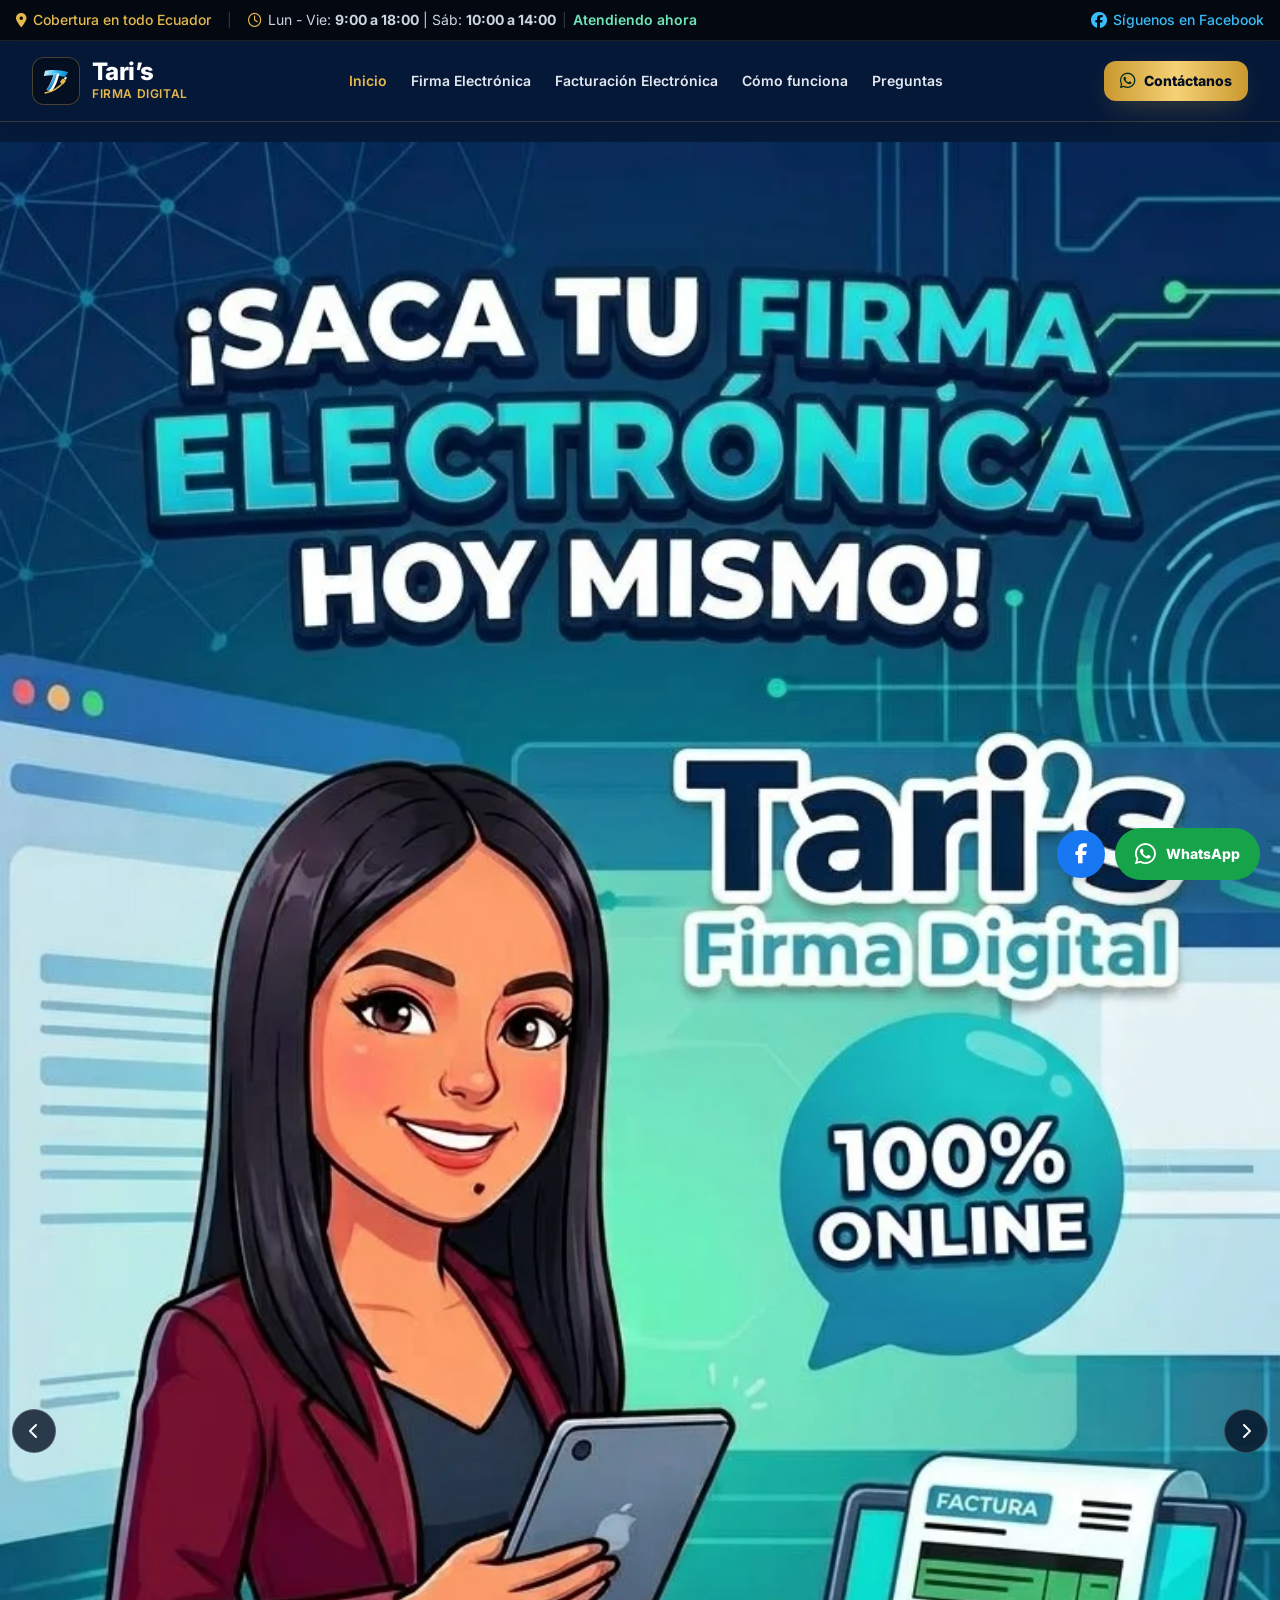
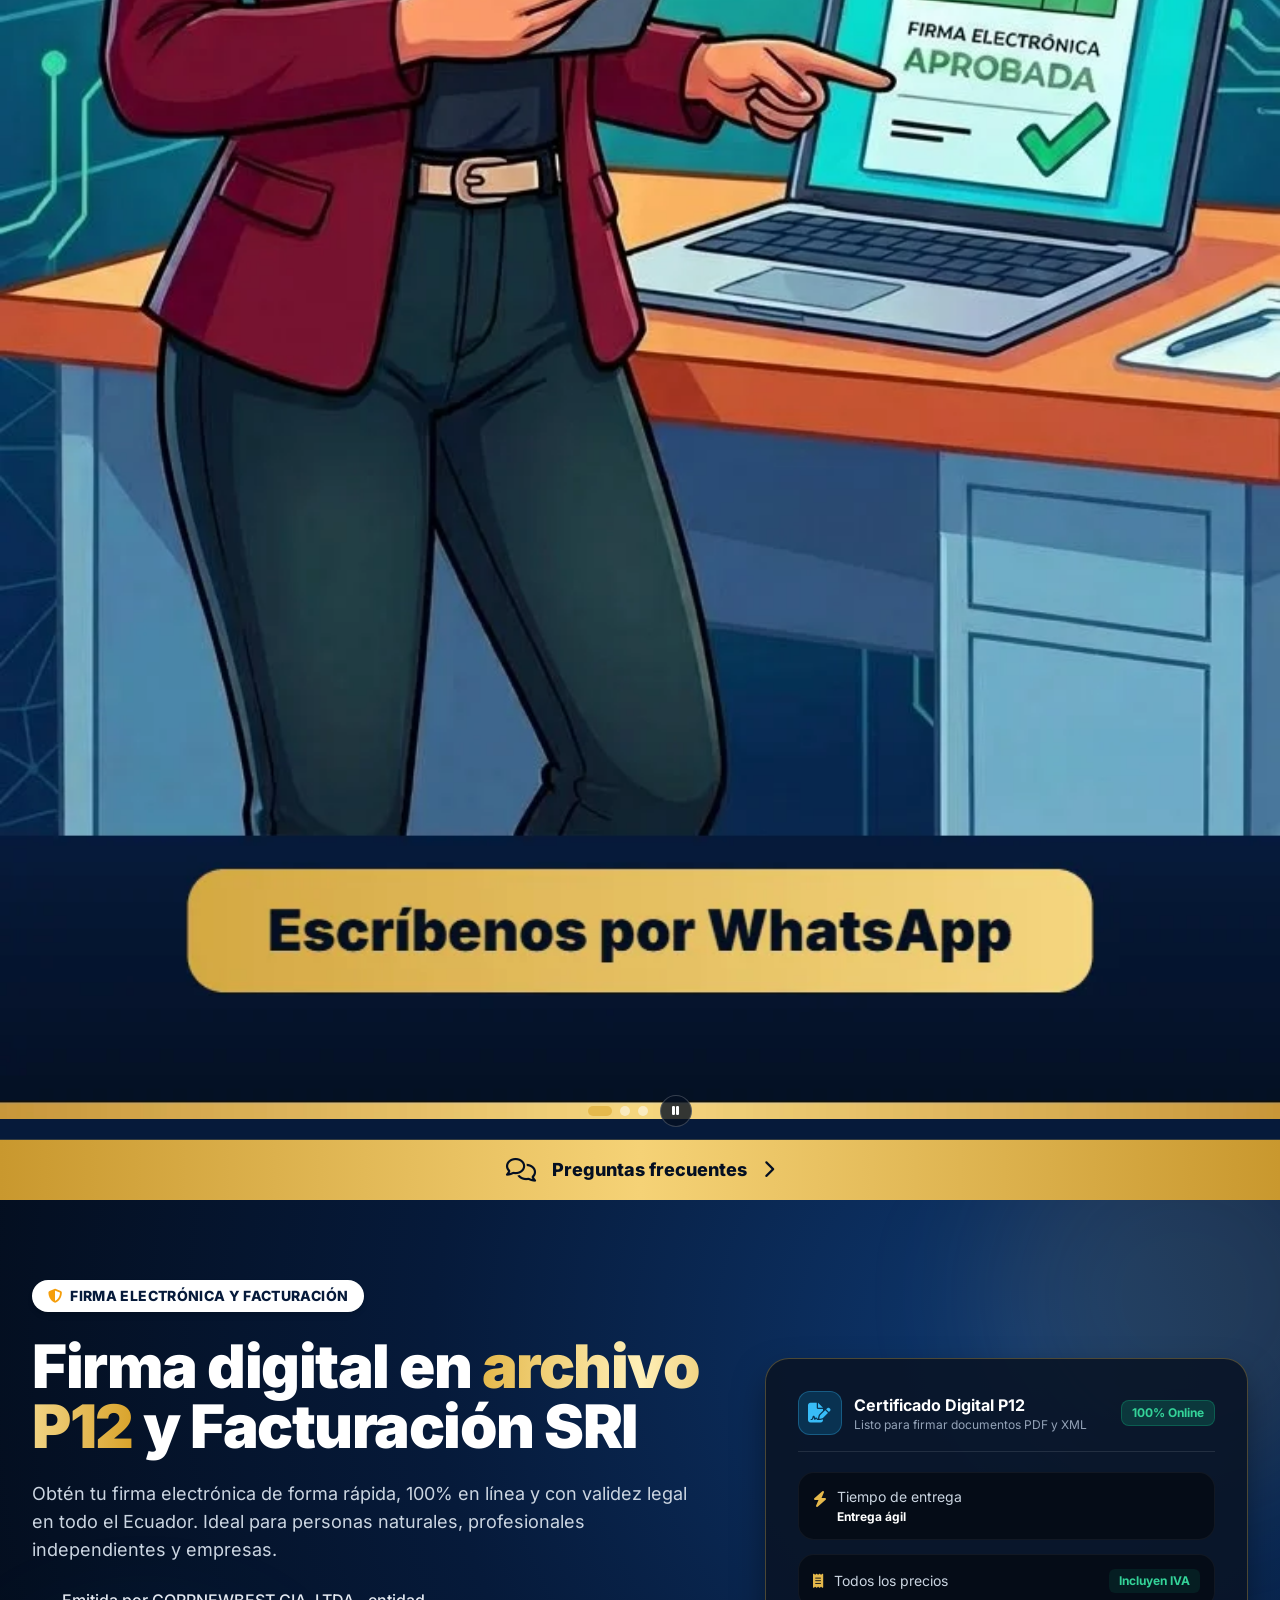
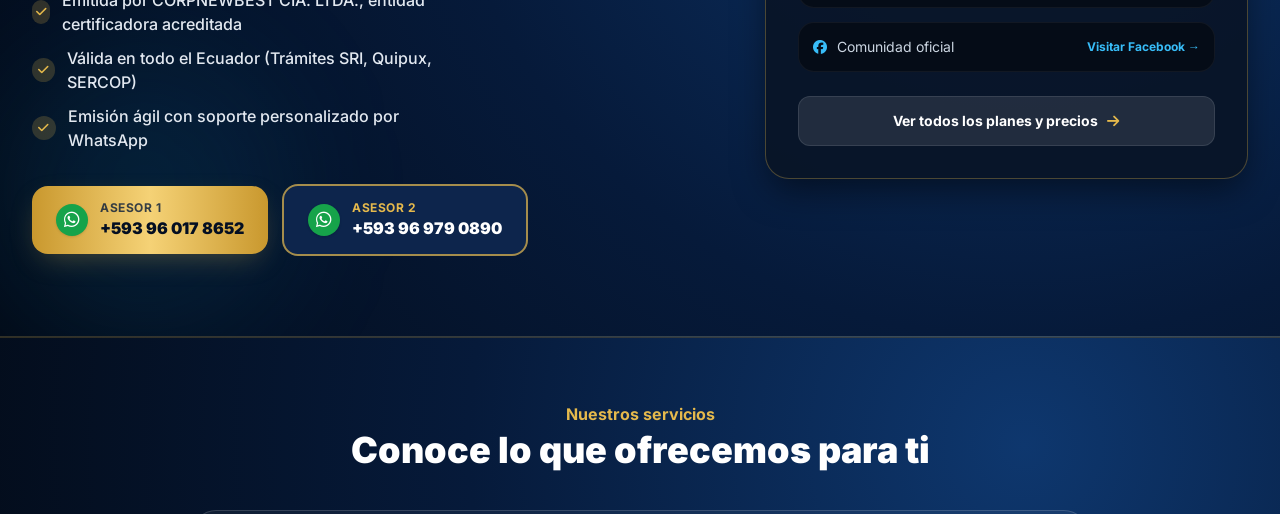
<file: index.html>
<!DOCTYPE html>
<html lang="es" class="scroll-smooth">
<head>
    <meta charset="UTF-8">
    <meta name="viewport" content="width=device-width, initial-scale=1.0">
    <title>Tari's Firma Digital | Firma y Facturación Electrónica en Ecuador</title>

    <!-- Metadatos para buscadores y vista previa al compartir (contracts/page-metadata.md).
         tari-firma-digital.vercel.app se reemplaza por el dominio real cuando el responsable lo entregue. -->
    <meta name="description" content="Obtén tu firma electrónica en archivo P12 y tu plan de facturación electrónica SRI en Ecuador. Trámite 100 % en línea con asesoría personal por WhatsApp.">
    <link rel="canonical" href="https://tari-firma-digital.vercel.app/">
    <meta property="og:type" content="website">
    <meta property="og:locale" content="es_EC">
    <meta property="og:site_name" content="Tari's Firma Digital">
    <meta property="og:title" content="Tari's Firma Digital | Firma y Facturación Electrónica en Ecuador">
    <meta property="og:description" content="Obtén tu firma electrónica en archivo P12 y tu plan de facturación electrónica SRI en Ecuador. Trámite 100 % en línea con asesoría personal por WhatsApp.">
    <meta property="og:url" content="https://tari-firma-digital.vercel.app/">
    <meta property="og:image" content="https://tari-firma-digital.vercel.app/img/og-tari.jpg">
    <meta property="og:image:width" content="1200">
    <meta property="og:image:height" content="630">
    <meta property="og:image:alt" content="Logo de Tari's Firma Digital con el texto Firma y Facturación Electrónica al instante">
    <meta name="twitter:card" content="summary_large_image">
    <meta name="theme-color" content="#061A3A">
    <link rel="icon" href="favicon.svg" type="image/svg+xml">
    <link rel="apple-touch-icon" href="apple-touch-icon.png">

    <!-- Datos estructurados: los rellena script.js desde siteData (buildStructuredData) -->
    <script type="application/ld+json" data-structured-data></script>

    <!-- Política de seguridad de contenido (research R13) -->
    <meta http-equiv="Content-Security-Policy" content="default-src 'self' file:; script-src 'self' file:; style-src 'self' file: https://cdnjs.cloudflare.com; font-src 'self' file: https://cdnjs.cloudflare.com; img-src 'self' file: data:; connect-src 'self' https://gateway.umami.is; base-uri 'self'; form-action 'none'; object-src 'none'">

    <!-- Tailwind CSS precompilado (se regenera con tailwind.config.js; ver README) -->
    <link rel="stylesheet" href="tailwind.css">

    <!-- Font Awesome para iconos (versión fija con verificación de integridad) -->
    <link rel="stylesheet" href="https://cdnjs.cloudflare.com/ajax/libs/font-awesome/6.5.1/css/all.min.css"
          integrity="sha512-DTOQO9RWCH3ppGqcWaEA1BIZOC6xxalwEsw9c2QQeAIftl+Vegovlnee1c9QX4TctnWMn13TZye+giMm8e2LwA=="
          crossorigin="anonymous" referrerpolicy="no-referrer">

    <!-- Hoja de estilos personalizada -->
    <link rel="stylesheet" href="styles.css">
</head>
<body class="bg-[#050C17] text-white font-sans antialiased selection:bg-taris-gold selection:text-taris-dark">

    <!-- COMPARTIDO: INICIO CABECERA (idéntico en todas las páginas; lo vigila tests/layout.test.js) -->
    <!-- AVISO SIN JAVASCRIPT (los planes y los botones de WhatsApp los genera script.js) -->
    <noscript>
        <div class="aviso-sin-js">
            Para ver nuestros planes y contactar a un asesor por WhatsApp, activa JavaScript en tu navegador.
        </div>
    </noscript>

    <!-- BARRA SUPERIOR DE INFORMACIÓN Y HORARIOS -->
    <div class="bg-[#030811] border-b border-white/10 text-xs sm:text-sm py-2.5 px-4">
        <div class="max-w-7xl mx-auto flex flex-col md:flex-row justify-between items-center gap-2 text-slate-300">
            <div class="flex flex-wrap items-center justify-center gap-4">
                <span class="flex items-center gap-1.5 text-taris-gold font-medium">
                    <i class="fa-solid fa-location-dot"></i> Cobertura en todo Ecuador
                </span>
                <span class="hidden sm:inline text-white/20">|</span>
                <span class="flex items-center gap-1.5">
                    <i class="fa-regular fa-clock text-taris-gold"></i>
                    <span>Lun - Vie: <strong data-horario="semana"></strong> | Sáb: <strong data-horario="sabado"></strong></span>
                    <span class="hidden sm:inline text-white/20">|</span>
                    <span class="font-semibold text-amber-300" data-atencion role="status"></span>
                </span>
            </div>
            <div class="flex items-center gap-4">
                <a href="#" data-facebook target="_blank" rel="noopener noreferrer"
                   class="flex items-center gap-1.5 text-sky-400 hover:text-sky-300 transition font-medium">
                    <i class="fa-brands fa-facebook text-base"></i> Síguenos en Facebook
                </a>
            </div>
        </div>
    </div>

    <!-- NAVEGACIÓN PRINCIPAL -->
    <header class="sticky top-0 z-40 bg-[#061A3A]/95 backdrop-blur-md border-b border-taris-gold/20 shadow-lg">
        <div class="max-w-7xl mx-auto px-4 sm:px-6 lg:px-8">
            <div class="flex justify-between items-center h-20">
                <!-- Logo Tari's Recreación Vectorial -->
                <a href="index.html" class="flex items-center gap-3 group" aria-label="Tari’s Firma Digital, ir al inicio">
                    <div class="w-12 h-12 rounded-xl bg-[#040F22] border border-taris-gold/30 flex items-center justify-center p-1.5 shadow-inner group-hover:border-taris-gold transition">
                        <svg viewBox="0 0 100 100" class="w-full h-full" fill="none" xmlns="http://www.w3.org/2000/svg" aria-hidden="true">
                            <path d="M18 20 C35 16, 68 18, 86 24 L76 38 C60 33, 35 32, 14 35 Z" fill="url(#skyGrad)"/>
                            <path d="M44 28 L60 29 C55 50, 48 68, 36 82 L22 76 C32 62, 39 45, 44 28 Z" fill="#FFFFFF"/>
                            <path d="M44 28 L53 28.5 C48 48, 41 65, 30 79 L22 76 C32 62, 39 45, 44 28 Z" fill="url(#blueGrad)"/>
                            <path d="M18 85 C38 82, 58 70, 74 52" stroke="#E5B94C" stroke-width="4.5" stroke-linecap="round"/>
                            <rect x="70" y="42" width="12" height="14" rx="2" transform="rotate(38 70 42)" fill="#E5B94C"/>
                            <rect x="78" y="37" width="6" height="8" rx="1" transform="rotate(38 78 37)" fill="#FFF2C2"/>
                            <defs>
                                <linearGradient id="skyGrad" x1="14" y1="20" x2="86" y2="35" gradientUnits="userSpaceOnUse">
                                    <stop stop-color="#E0F2FE"/>
                                    <stop offset="0.5" stop-color="#38BDF8"/>
                                    <stop offset="1" stop-color="#0284C7"/>
                                </linearGradient>
                                <linearGradient id="blueGrad" x1="22" y1="28" x2="53" y2="79" gradientUnits="userSpaceOnUse">
                                    <stop stop-color="#7DD3FC"/>
                                    <stop offset="1" stop-color="#0369A1"/>
                                </linearGradient>
                            </defs>
                        </svg>
                    </div>
                    <div>
                        <span class="block text-2xl font-extrabold tracking-tight text-white leading-none">Tari’s</span>
                        <span class="block text-xs font-semibold tracking-wider text-taris-gold uppercase mt-0.5">Firma Digital</span>
                    </div>
                </a>

                <!-- Menú Desktop (el enlace de la página actual recibe aria-current desde script.js) -->
                <nav class="hidden xl:flex items-center gap-6 whitespace-nowrap text-sm font-semibold text-slate-200" aria-label="Menú principal">
                    <a href="index.html#promociones" data-promo-any data-ver-promocion="menu" class="hidden text-taris-gold hover:text-taris-goldLight transition flex items-center gap-1.5">
                        <i class="fa-solid fa-fire text-red-500"></i> Promociones
                    </a>
                    <a href="index.html" data-nav="index" class="hover:text-taris-gold transition aria-[current=page]:text-taris-gold">Inicio</a>
                    <a href="firma.html" data-nav="firma" class="hover:text-taris-gold transition aria-[current=page]:text-taris-gold">Firma Electrónica</a>
                    <a href="facturacion.html" data-nav="facturacion" class="hover:text-taris-gold transition aria-[current=page]:text-taris-gold">Facturación Electrónica</a>
                    <a href="index.html#como-funciona" class="hover:text-taris-gold transition">Cómo funciona</a>
                    <a href="index.html#preguntas" class="hover:text-taris-gold transition">Preguntas</a>
                </nav>

                <!-- Botón Directo Asesores + Menú Móvil -->
                <div class="flex items-center gap-2 sm:gap-3">
                    <button type="button" data-open-advisor="general"
                            class="gold-gradient text-taris-dark font-extrabold text-xs sm:text-sm px-4 py-2.5 rounded-xl shadow-gold hover:brightness-110 transition flex items-center gap-2 cursor-pointer">
                        <i class="fa-brands fa-whatsapp text-lg text-emerald-950"></i>
                        <span>Contáctanos</span>
                    </button>
                    <button id="mobile-menu-btn" type="button" aria-controls="mobile-menu" aria-expanded="false" class="xl:hidden p-2.5 rounded-xl bg-white/10 text-white hover:bg-white/20 transition" aria-label="Abrir menú">
                        <i class="fa-solid fa-bars text-lg"></i>
                    </button>
                </div>
            </div>
        </div>

        <!-- Menú Móvil Desplegable -->
        <div id="mobile-menu" class="hidden xl:hidden bg-[#040F22] border-t border-white/10 px-4 pt-3 pb-5 space-y-2">
            <a href="index.html#promociones" data-promo-any data-ver-promocion="menu" class="hidden block px-3 py-2.5 rounded-lg text-taris-gold font-bold bg-white/5">
                <i class="fa-solid fa-fire text-red-500 mr-2"></i> Promociones Vigentes
            </a>
            <a href="index.html" data-nav="index" class="block px-3 py-2.5 rounded-lg text-slate-200 hover:bg-white/5 font-medium aria-[current=page]:text-taris-gold">Inicio</a>
            <a href="firma.html" data-nav="firma" class="block px-3 py-2.5 rounded-lg text-slate-200 hover:bg-white/5 font-medium aria-[current=page]:text-taris-gold">Firma Electrónica (P12)</a>
            <a href="facturacion.html" data-nav="facturacion" class="block px-3 py-2.5 rounded-lg text-slate-200 hover:bg-white/5 font-medium aria-[current=page]:text-taris-gold">Facturación Electrónica</a>
            <a href="index.html#como-funciona" class="block px-3 py-2.5 rounded-lg text-slate-200 hover:bg-white/5 font-medium">Cómo funciona</a>
            <a href="index.html#preguntas" class="block px-3 py-2.5 rounded-lg text-slate-200 hover:bg-white/5 font-medium">Preguntas frecuentes</a>
            <a href="#" data-facebook target="_blank" rel="noopener noreferrer"
               class="block px-3 py-2.5 rounded-lg text-sky-400 hover:bg-white/5 font-medium">
                <i class="fa-brands fa-facebook mr-2"></i> Página Oficial en Facebook
            </a>
        </div>
    </header>
    <!-- COMPARTIDO: FIN CABECERA -->

    <!-- SECCIÓN: CARRUSEL DE FLYERS Y PROMOCIONES (US1 de 003). script.js reemplaza el respaldo estático
         con las diapositivas de buildCarouselSlides: primero las promociones vigentes y luego los flyers. -->
    <section id="promociones" data-carousel aria-roledescription="carrusel" aria-label="Promociones y novedades"
             class="scroll-mt-28 relative bg-[#061A3A] border-b border-taris-gold/20">
        <div data-carousel-track class="grid grid-cols-1">
            <!-- Respaldo sin JavaScript: el primer flyer informativo permanente de siteData.flyers
                 (su destino de contacto necesita JavaScript, así que aquí va solo la imagen) -->
            <div role="group" aria-roledescription="diapositiva" aria-label="1 de 1" class="[grid-area:1/1] min-w-0">
                <picture>
                    <source media="(max-width: 640px)" srcset="img/flyers/firma-hoy-mismo-movil.webp">
                    <img src="img/flyers/firma-hoy-mismo.webp" alt="Tu firma electrónica, 100% online y sin filas. Válida para firmar tus documentos y Facturación Electrónica. Tari’s Firma Digital."
                         width="1920" height="600" fetchpriority="high" class="block w-full h-auto">
                </picture>
            </div>
        </div>

        <!-- Controles: script.js los muestra solo si hay dos o más diapositivas -->
        <button type="button" data-carousel-prev aria-label="Diapositiva anterior"
                class="hidden max-sm:hidden absolute left-3 top-1/2 -translate-y-1/2 w-11 h-11 rounded-full bg-[#040F22]/80 hover:bg-[#040F22] text-white border border-white/20 items-center justify-center cursor-pointer">
            <i class="fa-solid fa-chevron-left" aria-hidden="true"></i>
        </button>
        <button type="button" data-carousel-next aria-label="Diapositiva siguiente"
                class="hidden max-sm:hidden absolute right-3 top-1/2 -translate-y-1/2 w-11 h-11 rounded-full bg-[#040F22]/80 hover:bg-[#040F22] text-white border border-white/20 items-center justify-center cursor-pointer">
            <i class="fa-solid fa-chevron-right" aria-hidden="true"></i>
        </button>
        <div class="absolute bottom-3 left-0 right-0 flex items-center justify-center gap-3 pointer-events-none">
            <div data-carousel-dots class="hidden items-center gap-2 pointer-events-auto"></div>
            <button type="button" data-carousel-pause aria-label="Pausar el carrusel" aria-pressed="false"
                    class="hidden pointer-events-auto w-8 h-8 rounded-full bg-[#040F22]/80 hover:bg-[#040F22] text-white border border-white/20 items-center justify-center text-xs cursor-pointer">
                <i class="fa-solid fa-pause" aria-hidden="true"></i>
            </button>
        </div>
        <div data-carousel-live class="sr-only" aria-live="off" aria-atomic="true"></div>
    </section>

    <!-- SECCIÓN: BARRA DE PREGUNTAS FRECUENTES (FR-010 de 003) -->
    <a href="#preguntas" class="block gold-gradient text-taris-dark hover:brightness-110 transition">
        <span class="max-w-7xl mx-auto px-4 py-4 flex items-center justify-center gap-4 font-extrabold text-base sm:text-lg">
            <i class="fa-regular fa-comments text-2xl" aria-hidden="true"></i>
            <span>Preguntas frecuentes</span>
            <i class="fa-solid fa-chevron-right" aria-hidden="true"></i>
        </span>
    </a>

    <!-- HERO SECTION -->
    <section class="bg-taris-hero relative overflow-hidden pt-10 pb-16 lg:py-20 border-b border-taris-gold/20">
        <div class="absolute -top-24 -right-24 w-96 h-96 bg-taris-gold/10 rounded-full blur-3xl pointer-events-none"></div>
        <div class="absolute bottom-0 left-0 w-72 h-72 bg-sky-500/10 rounded-full blur-3xl pointer-events-none"></div>

        <div class="max-w-7xl mx-auto px-4 sm:px-6 lg:px-8 relative z-10">
            <div class="grid lg:grid-cols-12 gap-10 items-center">
                <!-- Columna Izquierda: Propuesta de Valor -->
                <div class="lg:col-span-7 space-y-6 text-center lg:text-left">
                    <div class="inline-flex items-center gap-2 px-4 py-1.5 rounded-full bg-white text-taris-navy font-extrabold text-xs sm:text-sm tracking-wide uppercase shadow-md">
                        <i class="fa-solid fa-shield-halved text-amber-500"></i> Firma Electrónica y Facturación
                    </div>

                    <h1 class="text-4xl sm:text-5xl lg:text-6xl font-black text-white leading-tight tracking-tight">
                        Firma digital en <span class="gold-text-gradient">archivo P12</span> y Facturación SRI
                    </h1>

                    <p class="text-slate-300 text-base sm:text-lg max-w-2xl mx-auto lg:mx-0 leading-relaxed">
                        Obtén tu firma electrónica de forma rápida, 100% en línea y con validez legal en todo el Ecuador. Ideal para personas naturales, profesionales independientes y empresas.
                    </p>

                    <ul class="space-y-2.5 text-left max-w-md mx-auto lg:mx-0 text-slate-200 font-medium">
                        <li class="flex items-center gap-3">
                            <span class="w-6 h-6 rounded-full bg-taris-gold/20 text-taris-gold flex items-center justify-center text-xs"><i class="fa-solid fa-check"></i></span>
                            <span data-legal-group class="hidden">Emitida por <span data-legal="entidadCertificadora"></span>, entidad certificadora acreditada</span>
                            <span data-legal-fallback>Emitida por una entidad certificadora acreditada</span>
                        </li>
                        <li class="flex items-center gap-3">
                            <span class="w-6 h-6 rounded-full bg-taris-gold/20 text-taris-gold flex items-center justify-center text-xs"><i class="fa-solid fa-check"></i></span>
                            Válida en todo el Ecuador (Trámites SRI, Quipux, SERCOP)
                        </li>
                        <li class="flex items-center gap-3">
                            <span class="w-6 h-6 rounded-full bg-taris-gold/20 text-taris-gold flex items-center justify-center text-xs"><i class="fa-solid fa-check"></i></span>
                            Emisión ágil con soporte personalizado por WhatsApp
                        </li>
                    </ul>

                    <!-- Botones de Acción Rápida a los 2 Asesores -->
                    <div class="pt-2 flex flex-col sm:flex-row items-center justify-center lg:justify-start gap-3.5">
                        <a href="#" data-whatsapp="asesor1" data-mensaje="info"
                           target="_blank" rel="noopener noreferrer"
                           class="w-full sm:w-auto gold-gradient text-taris-dark font-extrabold px-6 py-3.5 rounded-2xl shadow-gold hover:scale-[1.02] transition flex items-center justify-center gap-3">
                            <span class="w-8 h-8 rounded-full bg-[#16A34A] text-white flex items-center justify-center shadow">
                                <i class="fa-brands fa-whatsapp text-lg"></i>
                            </span>
                            <div class="text-left">
                                <span class="block text-xs uppercase tracking-wider font-bold text-taris-navy/80">Asesor 1</span>
                                <span class="block text-sm sm:text-base font-black leading-none" data-phone="asesor1"></span>
                            </div>
                        </a>

                        <a href="#" data-whatsapp="asesor2" data-mensaje="info"
                           target="_blank" rel="noopener noreferrer"
                           class="w-full sm:w-auto bg-[#0D254C] border-2 border-taris-gold/70 text-white font-extrabold px-6 py-3.5 rounded-2xl hover:bg-[#133366] hover:scale-[1.02] transition flex items-center justify-center gap-3">
                            <span class="w-8 h-8 rounded-full bg-[#16A34A] text-white flex items-center justify-center shadow">
                                <i class="fa-brands fa-whatsapp text-lg"></i>
                            </span>
                            <div class="text-left">
                                <span class="block text-xs uppercase tracking-wider font-bold text-taris-gold">Asesor 2</span>
                                <span class="block text-sm sm:text-base font-black leading-none" data-phone="asesor2"></span>
                            </div>
                        </a>
                    </div>
                </div>

                <!-- Columna Derecha: Tarjeta Visual Firma Digital -->
                <div class="lg:col-span-5">
                    <div class="bg-[#091526]/90 border border-taris-gold/30 rounded-3xl p-6 sm:p-8 shadow-card relative">
                        <div class="flex items-center justify-between border-b border-white/10 pb-4 mb-5">
                            <div class="flex items-center gap-3">
                                <div class="w-11 h-11 rounded-xl bg-sky-500/20 border border-sky-400/30 flex items-center justify-center text-sky-400 text-xl">
                                    <i class="fa-solid fa-file-signature"></i>
                                </div>
                                <div>
                                    <p class="font-bold text-white text-base">Certificado Digital P12</p>
                                    <p class="text-xs text-slate-400">Listo para firmar documentos PDF y XML</p>
                                </div>
                            </div>
                            <span class="px-2.5 py-1 rounded-lg bg-emerald-500/20 text-emerald-400 text-xs font-bold border border-emerald-500/30">
                                100% Online
                            </span>
                        </div>

                        <div class="space-y-3.5 mb-6">
                            <div class="bg-[#050C17] p-3.5 rounded-2xl border border-white/5 flex items-start gap-2.5">
                                <i class="fa-solid fa-bolt text-taris-gold mt-1"></i>
                                <div>
                                    <span class="block text-sm text-slate-300">Tiempo de entrega</span>
                                    <span class="block text-xs font-bold text-white mt-0.5" data-entrega></span>
                                </div>
                            </div>
                            <div class="bg-[#050C17] p-3.5 rounded-2xl border border-white/5 flex items-center justify-between">
                                <span class="text-sm text-slate-300 flex items-center gap-2.5">
                                    <i class="fa-solid fa-receipt text-taris-gold"></i> Todos los precios
                                </span>
                                <span class="text-xs font-bold text-emerald-400 bg-emerald-500/10 px-2.5 py-1 rounded-md">Incluyen IVA</span>
                            </div>
                            <div class="bg-[#050C17] p-3.5 rounded-2xl border border-white/5 flex items-center justify-between">
                                <span class="text-sm text-slate-300 flex items-center gap-2.5">
                                    <i class="fa-brands fa-facebook text-sky-400"></i> Comunidad oficial
                                </span>
                                <a href="#" data-facebook target="_blank" rel="noopener noreferrer" 
                                   class="text-xs font-bold text-sky-400 hover:underline">Visitar Facebook →</a>
                            </div>
                        </div>

                        <a href="firma.html" class="block w-full text-center py-3.5 rounded-xl bg-white/10 hover:bg-white/15 text-white font-bold text-sm transition border border-white/10">
                            Ver todos los planes y precios <i class="fa-solid fa-arrow-right ml-1.5 text-taris-gold"></i>
                        </a>
                    </div>
                </div>
            </div>
        </div>
    </section>

    <!-- SECCIÓN: NUESTROS SERVICIOS (FR-012 de 003) -->
    <section id="servicios" class="scroll-mt-28 py-16 px-4 sm:px-6 lg:px-8 bg-taris-hero border-y border-taris-gold/20">
        <div class="max-w-4xl mx-auto text-center">
            <span class="text-taris-gold font-bold text-sm sm:text-base">Nuestros servicios</span>
            <h2 class="text-3xl sm:text-4xl font-black text-white mt-1">Conoce lo que ofrecemos para ti</h2>

            <div class="mt-10 grid sm:grid-cols-2 gap-4 bg-white/5 border border-white/15 rounded-3xl p-5 sm:p-8 backdrop-blur-sm">
                <a href="firma.html" class="group rounded-2xl p-6 hover:bg-white/5 transition flex flex-col items-center gap-3">
                    <span class="w-16 h-16 rounded-2xl bg-taris-gold/15 border border-taris-gold/40 text-taris-gold flex items-center justify-center text-3xl">
                        <i class="fa-solid fa-file-signature" aria-hidden="true"></i>
                    </span>
                    <span class="text-lg font-extrabold text-white">Firma Electrónica</span>
                    <span class="text-sm text-slate-300">Archivo P12 para personas naturales, válido en todo el Ecuador.</span>
                    <span class="text-sm font-bold text-taris-gold underline underline-offset-4 group-hover:text-taris-goldLight flex items-center gap-1.5">
                        Saber más <i class="fa-solid fa-chevron-right text-xs" aria-hidden="true"></i>
                    </span>
                </a>
                <a href="facturacion.html" class="group rounded-2xl p-6 hover:bg-white/5 transition flex flex-col items-center gap-3">
                    <span class="w-16 h-16 rounded-2xl bg-taris-gold/15 border border-taris-gold/40 text-taris-gold flex items-center justify-center text-3xl">
                        <i class="fa-solid fa-file-invoice-dollar" aria-hidden="true"></i>
                    </span>
                    <span class="text-lg font-extrabold text-white">Facturación Electrónica</span>
                    <span class="text-sm text-slate-300">Planes de comprobantes SRI para persona natural y jurídica.</span>
                    <span class="text-sm font-bold text-taris-gold underline underline-offset-4 group-hover:text-taris-goldLight flex items-center gap-1.5">
                        Saber más <i class="fa-solid fa-chevron-right text-xs" aria-hidden="true"></i>
                    </span>
                </a>
            </div>
        </div>
    </section>

    <!-- SECCIÓN: CÓMO FUNCIONA (pasos de compra, FR-001) -->
    <section id="como-funciona" class="scroll-mt-28 py-14 px-4 sm:px-6 lg:px-8">
        <div class="max-w-7xl mx-auto">
            <div class="text-center max-w-2xl mx-auto mb-10">
                <span class="text-taris-gold font-bold text-xs uppercase tracking-widest">Paso a paso</span>
                <h2 class="text-3xl sm:text-4xl font-black text-white mt-1">¿Cómo funciona?</h2>
                <p class="text-slate-400 text-sm sm:text-base mt-2">Todo el proceso es en línea y te acompaña un asesor por WhatsApp.</p>
            </div>

            <ol class="grid sm:grid-cols-2 lg:grid-cols-5 gap-4">
                <li class="bg-[#0C141D] border border-white/10 rounded-2xl p-5">
                    <span class="w-9 h-9 rounded-full gold-gradient text-taris-dark font-black flex items-center justify-center">1</span>
                    <h3 class="font-bold text-white mt-3">Elige tu plan</h3>
                    <p class="text-xs text-slate-400 mt-1">Firma electrónica, plan de comprobantes o ambos.</p>
                </li>
                <li class="bg-[#0C141D] border border-white/10 rounded-2xl p-5">
                    <span class="w-9 h-9 rounded-full gold-gradient text-taris-dark font-black flex items-center justify-center">2</span>
                    <h3 class="font-bold text-white mt-3">Escribe a un asesor</h3>
                    <p class="text-xs text-slate-400 mt-1">Pulsa el botón del plan y se abre WhatsApp con el detalle de tu elección.</p>
                </li>
                <li class="bg-[#0C141D] border border-white/10 rounded-2xl p-5">
                    <span class="w-9 h-9 rounded-full gold-gradient text-taris-dark font-black flex items-center justify-center">3</span>
                    <h3 class="font-bold text-white mt-3">Envía tus requisitos</h3>
                    <p class="text-xs text-slate-400 mt-1">Por el mismo chat con tu asesor; este sitio no recibe ni guarda documentos.</p>
                </li>
                <li class="bg-[#0C141D] border border-white/10 rounded-2xl p-5">
                    <span class="w-9 h-9 rounded-full gold-gradient text-taris-dark font-black flex items-center justify-center">4</span>
                    <h3 class="font-bold text-white mt-3">Paga por transferencia</h3>
                    <p class="text-xs text-slate-400 mt-1">Tu asesor te comparte los datos bancarios y confirma el pago.</p>
                </li>
                <li class="bg-[#0C141D] border border-white/10 rounded-2xl p-5">
                    <span class="w-9 h-9 rounded-full gold-gradient text-taris-dark font-black flex items-center justify-center">5</span>
                    <h3 class="font-bold text-white mt-3">Recibe tu firma</h3>
                    <p class="text-xs text-slate-400 mt-1">Te llega el archivo P12 a tu correo, o se activa tu sistema de facturación.</p>
                </li>
            </ol>
        </div>
    </section>

    <!-- SECCIÓN: PREGUNTAS FRECUENTES (FR-004 a FR-007).
         Texto confirmado por el responsable del negocio el 2026-11-26 (FR-038). -->
    <section id="preguntas" class="scroll-mt-28 py-16 px-4 sm:px-6 lg:px-8">
        <div class="max-w-3xl mx-auto">
            <div class="text-center mb-10">
                <span class="text-taris-gold font-bold text-xs uppercase tracking-widest">Resolvemos tus dudas</span>
                <h2 class="text-3xl sm:text-4xl font-black text-white mt-1">Preguntas frecuentes</h2>
            </div>

            <div class="space-y-3">
                <details class="group bg-[#0C141D] border border-white/10 rounded-2xl open:border-taris-gold/40">
                    <summary class="list-none [&::-webkit-details-marker]:hidden cursor-pointer flex items-center justify-between gap-4 p-5 font-bold text-white">
                        ¿Qué es un archivo P12?
                        <i class="fa-solid fa-chevron-down text-taris-gold transition group-open:rotate-180" aria-hidden="true"></i>
                    </summary>
                    <p class="px-5 pb-5 text-sm text-slate-300 leading-relaxed">Es el archivo que contiene tu certificado de firma electrónica, protegido con una contraseña que solo tú conoces. Con él firmas documentos PDF y comprobantes electrónicos XML con validez legal en Ecuador.</p>
                </details>

                <details class="group bg-[#0C141D] border border-white/10 rounded-2xl open:border-taris-gold/40">
                    <summary class="list-none [&::-webkit-details-marker]:hidden cursor-pointer flex items-center justify-between gap-4 p-5 font-bold text-white">
                        ¿En qué trámites puedo usar mi firma?
                        <i class="fa-solid fa-chevron-down text-taris-gold transition group-open:rotate-180" aria-hidden="true"></i>
                    </summary>
                    <p class="px-5 pb-5 text-sm text-slate-300 leading-relaxed">En trámites del SRI (como la facturación electrónica), Quipux, SERCOP, contratos y documentos PDF, y en cualquier trámite en Ecuador que acepte firma electrónica.</p>
                </details>

                <details class="group bg-[#0C141D] border border-white/10 rounded-2xl open:border-taris-gold/40">
                    <summary class="list-none [&::-webkit-details-marker]:hidden cursor-pointer flex items-center justify-between gap-4 p-5 font-bold text-white">
                        ¿Cómo se instala o se usa?
                        <i class="fa-solid fa-chevron-down text-taris-gold transition group-open:rotate-180" aria-hidden="true"></i>
                    </summary>
                    <p class="px-5 pb-5 text-sm text-slate-300 leading-relaxed">No se instala como un programa: cargas el archivo P12 en el sistema donde vas a firmar (por ejemplo, tu sistema de facturación o un firmador de PDF) e ingresas tu contraseña. Tu asesor te guía paso a paso por WhatsApp.</p>
                </details>

                <details class="group bg-[#0C141D] border border-white/10 rounded-2xl open:border-taris-gold/40">
                    <summary class="list-none [&::-webkit-details-marker]:hidden cursor-pointer flex items-center justify-between gap-4 p-5 font-bold text-white">
                        ¿Qué pasa si olvido la clave o pierdo el archivo?
                        <i class="fa-solid fa-chevron-down text-taris-gold transition group-open:rotate-180" aria-hidden="true"></i>
                    </summary>
                    <p class="px-5 pb-5 text-sm text-slate-300 leading-relaxed">Por seguridad, solo tú conoces la contraseña y no se puede recuperar. Escríbenos y tu asesor te indicará cómo volver a emitir tu firma. Te recomendamos guardar una copia del archivo en un lugar seguro.</p>
                </details>

                <details class="group bg-[#0C141D] border border-white/10 rounded-2xl open:border-taris-gold/40">
                    <summary class="list-none [&::-webkit-details-marker]:hidden cursor-pointer flex items-center justify-between gap-4 p-5 font-bold text-white">
                        ¿Cómo renuevo mi firma?
                        <i class="fa-solid fa-chevron-down text-taris-gold transition group-open:rotate-180" aria-hidden="true"></i>
                    </summary>
                    <div class="px-5 pb-5 text-sm text-slate-300 leading-relaxed space-y-3">
                        <p>Escribe a tu asesor antes de que venza. El proceso es igual al de la primera emisión y eliges una nueva vigencia.</p>
                        <button type="button" data-open-advisor="renovacion"
                                class="px-4 py-2 rounded-xl border border-taris-gold/60 text-taris-gold hover:bg-taris-gold hover:text-taris-dark font-extrabold text-xs transition inline-flex items-center gap-2 cursor-pointer">
                            <i class="fa-solid fa-rotate"></i>
                            <span>Renovar mi firma</span>
                        </button>
                    </div>
                </details>

                <details class="group bg-[#0C141D] border border-white/10 rounded-2xl open:border-taris-gold/40">
                    <summary class="list-none [&::-webkit-details-marker]:hidden cursor-pointer flex items-center justify-between gap-4 p-5 font-bold text-white">
                        ¿Cuánto tarda la entrega?
                        <i class="fa-solid fa-chevron-down text-taris-gold transition group-open:rotate-180" aria-hidden="true"></i>
                    </summary>
                    <p class="px-5 pb-5 text-sm text-slate-300 leading-relaxed"><span data-entrega></span>. Atendemos de lunes a viernes de <span data-horario="semana"></span> y los sábados de <span data-horario="sabado"></span>.</p>
                </details>

                <details class="group bg-[#0C141D] border border-white/10 rounded-2xl open:border-taris-gold/40">
                    <summary class="list-none [&::-webkit-details-marker]:hidden cursor-pointer flex items-center justify-between gap-4 p-5 font-bold text-white">
                        ¿Qué es un comprobante electrónico?
                        <i class="fa-solid fa-chevron-down text-taris-gold transition group-open:rotate-180" aria-hidden="true"></i>
                    </summary>
                    <p class="px-5 pb-5 text-sm text-slate-300 leading-relaxed">Es cada documento tributario que emites al SRI desde tu sistema de facturación, como facturas, notas de crédito o comprobantes de retención. Cada documento emitido usa una unidad de tu plan.</p>
                </details>

                <details class="group bg-[#0C141D] border border-white/10 rounded-2xl open:border-taris-gold/40">
                    <summary class="list-none [&::-webkit-details-marker]:hidden cursor-pointer flex items-center justify-between gap-4 p-5 font-bold text-white">
                        ¿Qué pasa con los comprobantes que no use?
                        <i class="fa-solid fa-chevron-down text-taris-gold transition group-open:rotate-180" aria-hidden="true"></i>
                    </summary>
                    <p class="px-5 pb-5 text-sm text-slate-300 leading-relaxed">El plan dura un año calendario desde su activación, y los comprobantes que no uses en ese tiempo vencen con él. Tu asesor te ayuda a elegir la cantidad adecuada para tu negocio.</p>
                </details>

                <details class="group bg-[#0C141D] border border-white/10 rounded-2xl open:border-taris-gold/40">
                    <summary class="list-none [&::-webkit-details-marker]:hidden cursor-pointer flex items-center justify-between gap-4 p-5 font-bold text-white">
                        ¿Mis documentos están seguros?
                        <i class="fa-solid fa-chevron-down text-taris-gold transition group-open:rotate-180" aria-hidden="true"></i>
                    </summary>
                    <p class="px-5 pb-5 text-sm text-slate-300 leading-relaxed">Este sitio no recibe ni guarda tus documentos. Los envías solo a tu asesor por WhatsApp, y se usan únicamente para emitir tu firma ante la entidad certificadora. Más detalles en nuestro <a href="privacidad.html" class="text-taris-gold hover:underline">aviso de privacidad</a>.</p>
                </details>
            </div>

            <div class="mt-8 text-center">
                <p class="text-sm text-slate-400 mb-3">¿No encontraste tu respuesta?</p>
                <button type="button" data-open-advisor="general"
                        class="inline-flex items-center gap-2.5 gold-gradient text-taris-dark font-extrabold text-sm px-6 py-3.5 rounded-2xl shadow-gold hover:brightness-110 transition cursor-pointer">
                    <i class="fa-brands fa-whatsapp text-lg text-emerald-950"></i>
                    <span>Preguntar a un asesor</span>
                </button>
            </div>
        </div>
    </section>

    <!-- COMPARTIDO: INICIO PIE (footer, botones flotantes y modal; idéntico en todas las páginas) -->
    <!-- FOOTER Y CONTACTO DIRECTO -->
    <footer class="bg-[#030811] border-t border-taris-gold/20 pt-14 pb-24 sm:pb-12 px-4 sm:px-6 lg:px-8">
        <div class="max-w-7xl mx-auto">
            <div class="grid md:grid-cols-3 gap-10 pb-10 border-b border-white/10">
                <div class="space-y-4">
                    <div class="flex items-center gap-3">
                        <div class="w-10 h-10 rounded-xl bg-[#061A3A] border border-taris-gold/40 flex items-center justify-center p-1">
                            <svg viewBox="0 0 100 100" class="w-full h-full" fill="none" xmlns="http://www.w3.org/2000/svg">
                                <path d="M18 20 C35 16, 68 18, 86 24 L76 38 C60 33, 35 32, 14 35 Z" fill="#38BDF8"/>
                                <path d="M44 28 L60 29 C55 50, 48 68, 36 82 L22 76 C32 62, 39 45, 44 28 Z" fill="#FFFFFF"/>
                                <path d="M18 85 C38 82, 58 70, 74 52" stroke="#E5B94C" stroke-width="5" stroke-linecap="round"/>
                            </svg>
                        </div>
                        <div>
                            <span class="block text-xl font-extrabold text-white leading-none">Tari’s</span>
                            <span class="block text-xs font-bold text-taris-gold uppercase tracking-wider">Firma Digital</span>
                        </div>
                    </div>
                    <p class="text-slate-400 text-sm leading-relaxed">
                        Soluciones ágiles y seguras en Firma Electrónica (archivo P12) y Sistemas de Facturación Electrónica para todo el Ecuador.
                    </p>
                    <a href="#" data-facebook target="_blank" rel="noopener noreferrer"
                       class="inline-flex items-center gap-2.5 px-4 py-2.5 rounded-xl bg-[#1877F2]/15 border border-[#1877F2]/40 text-sky-400 hover:bg-[#1877F2] hover:text-white transition text-sm font-bold">
                        <i class="fa-brands fa-facebook text-lg"></i>
                        <span>Visitar Página de Facebook</span>
                    </a>
                </div>

                <div class="space-y-4">
                    <h2 class="text-base font-extrabold text-white uppercase tracking-wider">Horarios de Atención</h2>
                    <ul class="space-y-3 text-sm text-slate-300">
                        <li class="flex items-start gap-3">
                            <i class="fa-regular fa-clock text-taris-gold mt-1"></i>
                            <div>
                                <strong class="block text-white">Lunes a Viernes</strong>
                                <span data-horario="semana"></span>
                            </div>
                        </li>
                        <li class="flex items-start gap-3">
                            <i class="fa-regular fa-clock text-taris-gold mt-1"></i>
                            <div>
                                <strong class="block text-white">Sábados</strong>
                                <span data-horario="sabado"></span>
                            </div>
                        </li>
                        <li class="flex items-start gap-3">
                            <i class="fa-solid fa-earth-americas text-taris-gold mt-1"></i>
                            <div>
                                <strong class="block text-white">Cobertura Nacional</strong>
                                <span>Atención 100% digital en todo Ecuador</span>
                            </div>
                        </li>
                    </ul>
                </div>

                <div class="space-y-4">
                    <h2 class="text-base font-extrabold text-white uppercase tracking-wider">Líneas Directas WhatsApp</h2>
                    <div class="space-y-3">
                        <a href="#" data-whatsapp="asesor1" data-mensaje="ayuda"
                           target="_blank" rel="noopener noreferrer"
                           class="flex items-center justify-between p-3.5 rounded-2xl bg-[#0C141D] border border-white/10 hover:border-emerald-500/50 transition group">
                            <div class="flex items-center gap-3">
                                <span class="w-10 h-10 rounded-full bg-emerald-500/20 text-emerald-400 flex items-center justify-center text-lg group-hover:bg-emerald-500 group-hover:text-white transition">
                                    <i class="fa-brands fa-whatsapp"></i>
                                </span>
                                <div>
                                    <span class="block text-xs font-bold text-taris-gold uppercase">Asesor 1</span>
                                    <span class="block text-sm font-extrabold text-white" data-phone="asesor1"></span>
                                </div>
                            </div>
                            <i class="fa-solid fa-arrow-up-right-from-square text-slate-500 group-hover:text-white text-xs"></i>
                        </a>

                        <a href="#" data-whatsapp="asesor2" data-mensaje="ayuda"
                           target="_blank" rel="noopener noreferrer"
                           class="flex items-center justify-between p-3.5 rounded-2xl bg-[#0C141D] border border-white/10 hover:border-emerald-500/50 transition group">
                            <div class="flex items-center gap-3">
                                <span class="w-10 h-10 rounded-full bg-emerald-500/20 text-emerald-400 flex items-center justify-center text-lg group-hover:bg-emerald-500 group-hover:text-white transition">
                                    <i class="fa-brands fa-whatsapp"></i>
                                </span>
                                <div>
                                    <span class="block text-xs font-bold text-taris-gold uppercase">Asesor 2</span>
                                    <span class="block text-sm font-extrabold text-white" data-phone="asesor2"></span>
                                </div>
                            </div>
                            <i class="fa-solid fa-arrow-up-right-from-square text-slate-500 group-hover:text-white text-xs"></i>
                        </a>
                    </div>
                </div>
            </div>

            <div class="pt-6 flex flex-col sm:flex-row justify-between items-center gap-4 text-xs text-slate-500">
                <div class="text-center sm:text-left space-y-1">
                    <p>© <span data-anio>2026</span> Tari’s Firma Digital. Todos los derechos reservados.</p>
                    <!-- Identidad legal (FR-012): visible cuando el responsable entregue los datos -->
                    <p data-legal-group class="hidden">
                        <span data-legal="razonSocial"></span> · RUC <span data-legal="ruc"></span> · <span data-legal="ciudad"></span>, Ecuador
                    </p>
                </div>
                <div class="flex flex-col sm:items-end items-center gap-1">
                    <nav class="flex gap-4" aria-label="Información legal">
                        <a href="privacidad.html" class="hover:text-taris-gold transition underline-offset-4 hover:underline">Aviso de privacidad</a>
                        <a href="terminos.html" class="hover:text-taris-gold transition underline-offset-4 hover:underline">Términos del servicio</a>
                    </nav>
                    <p>Todos los precios publicados incluyen IVA.</p>
                </div>
            </div>
        </div>
    </footer>

    <!-- BOTÓN FLOTANTE DE WHATSAPP Y FACEBOOK -->
    <div class="fixed bottom-5 right-5 z-40 flex items-center gap-2.5">
        <a href="#" data-facebook target="_blank" rel="noopener noreferrer"
           aria-label="Facebook Tari's"
           class="w-12 h-12 rounded-full bg-[#1877F2] text-white shadow-lg hover:scale-110 transition flex items-center justify-center text-xl">
            <i class="fa-brands fa-facebook-f"></i>
        </a>
        <button type="button" data-open-advisor="flotante"
                class="bg-[#16A34A] hover:bg-[#15803D] text-white font-extrabold px-5 py-3.5 rounded-full shadow-2xl hover:scale-105 transition flex items-center gap-2.5 cursor-pointer">
            <i class="fa-brands fa-whatsapp text-2xl"></i>
            <span class="text-sm">WhatsApp</span>
        </button>
    </div>

    <!-- MODAL SELECTOR DE ASESOR (ASESOR 1 O ASESOR 2) -->
    <div id="advisor-modal" role="dialog" aria-modal="true" aria-labelledby="advisor-modal-title" class="fixed inset-0 z-50 hidden items-center justify-center p-4 bg-black/80 backdrop-blur-sm">
        <div class="bg-[#0C1624] border-2 border-taris-gold/60 rounded-3xl max-w-md w-full p-6 sm:p-7 shadow-2xl transform transition-all relative">
            <button type="button" data-modal-close aria-label="Cerrar ventana"
                    class="absolute top-4 right-4 w-9 h-9 rounded-full bg-white/10 hover:bg-white/20 text-slate-300 flex items-center justify-center transition cursor-pointer">
                <i class="fa-solid fa-xmark"></i>
            </button>

            <div class="text-center mb-5">
                <div class="w-14 h-14 rounded-2xl bg-emerald-500/20 border border-emerald-500/40 text-emerald-400 flex items-center justify-center text-3xl mx-auto mb-3">
                    <i class="fa-brands fa-whatsapp"></i>
                </div>
                <h3 id="advisor-modal-title" class="text-xl font-black text-white">Elige tu Asesor en Línea</h3>
                <p class="text-xs font-semibold mt-2 text-amber-300" data-atencion></p>
                <p class="text-xs text-slate-400 mt-1">Se enviará automáticamente el detalle de tu selección:</p>
            </div>

            <div class="bg-[#060D17] border border-taris-gold/30 rounded-2xl p-3.5 mb-5 text-center">
                <span id="modal-product-text" class="text-sm font-bold text-taris-gold"></span>
            </div>

            <div class="space-y-3">
                <a id="link-asesor-1" href="#" target="_blank" rel="noopener noreferrer"
                   class="w-full gold-gradient text-taris-dark font-extrabold p-4 rounded-2xl shadow-gold hover:brightness-110 transition flex items-center justify-between">
                    <div class="flex items-center gap-3">
                        <span class="w-10 h-10 rounded-full bg-[#16A34A] text-white flex items-center justify-center text-xl shadow">
                            <i class="fa-brands fa-whatsapp"></i>
                        </span>
                        <div class="text-left">
                            <span data-advisor-label class="block text-xs uppercase font-black tracking-wider text-taris-navy">Asesor 1 <span data-suggested-badge class="hidden ml-1 text-xs font-black uppercase bg-taris-dark text-taris-goldLight px-2 py-0.5 rounded-md">Sugerido</span></span>
                            <span class="block text-base font-black" data-phone="asesor1"></span>
                        </div>
                    </div>
                    <span data-advisor-chip class="text-xs font-extrabold bg-taris-dark/15 px-3 py-1.5 rounded-lg">Enviar →</span>
                </a>

                <a id="link-asesor-2" href="#" target="_blank" rel="noopener noreferrer"
                   class="w-full bg-[#112442] border border-taris-gold/50 hover:bg-[#173159] text-white font-extrabold p-4 rounded-2xl transition flex items-center justify-between">
                    <div class="flex items-center gap-3">
                        <span class="w-10 h-10 rounded-full bg-[#16A34A] text-white flex items-center justify-center text-xl shadow">
                            <i class="fa-brands fa-whatsapp"></i>
                        </span>
                        <div class="text-left">
                            <span data-advisor-label class="block text-xs uppercase font-black tracking-wider text-taris-gold">Asesor 2 <span data-suggested-badge class="hidden ml-1 text-xs font-black uppercase bg-taris-dark text-taris-goldLight px-2 py-0.5 rounded-md">Sugerido</span></span>
                            <span class="block text-base font-black" data-phone="asesor2"></span>
                        </div>
                    </div>
                    <span data-advisor-chip class="text-xs font-extrabold bg-white/10 px-3 py-1.5 rounded-lg">Enviar →</span>
                </a>
            </div>
        </div>
    </div>
    <!-- COMPARTIDO: FIN PIE -->

    <!-- Archivo JavaScript Externo -->
    <script src="script.js"></script>
</body>
</html>
</file>
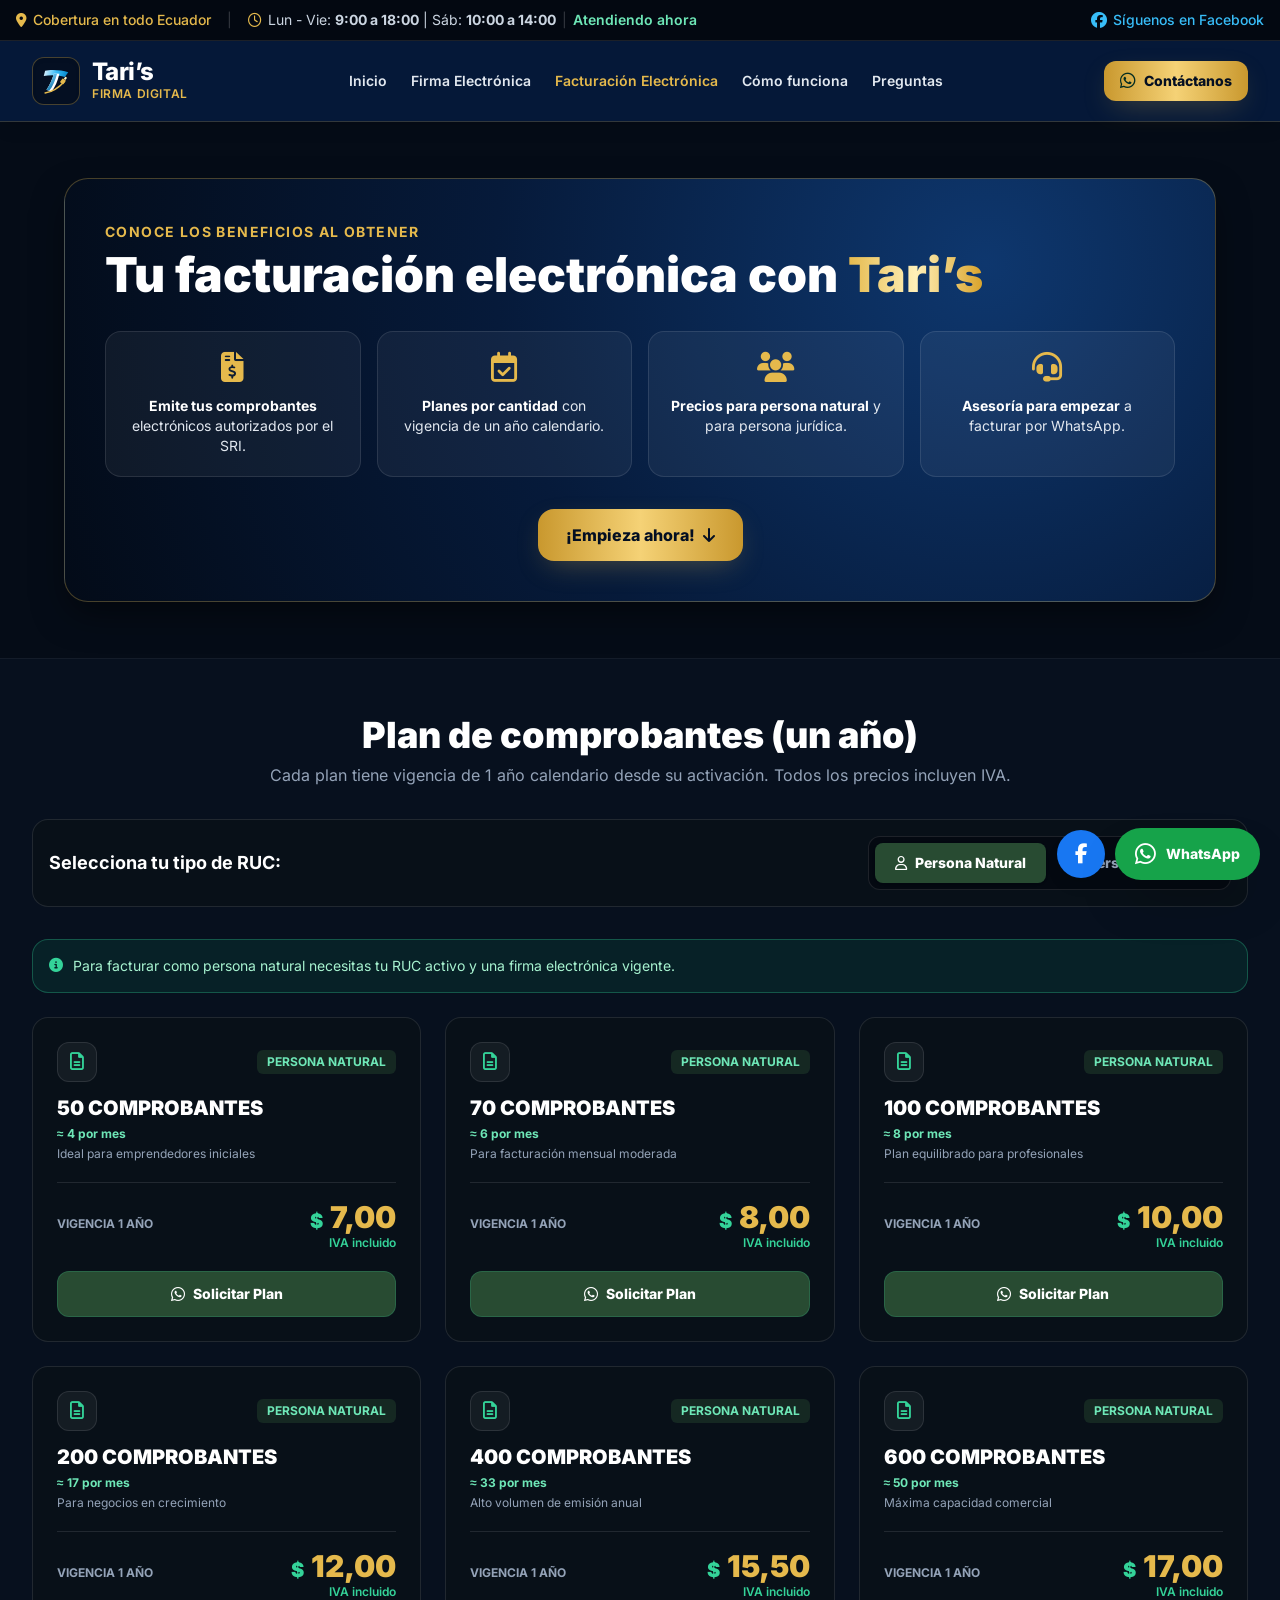
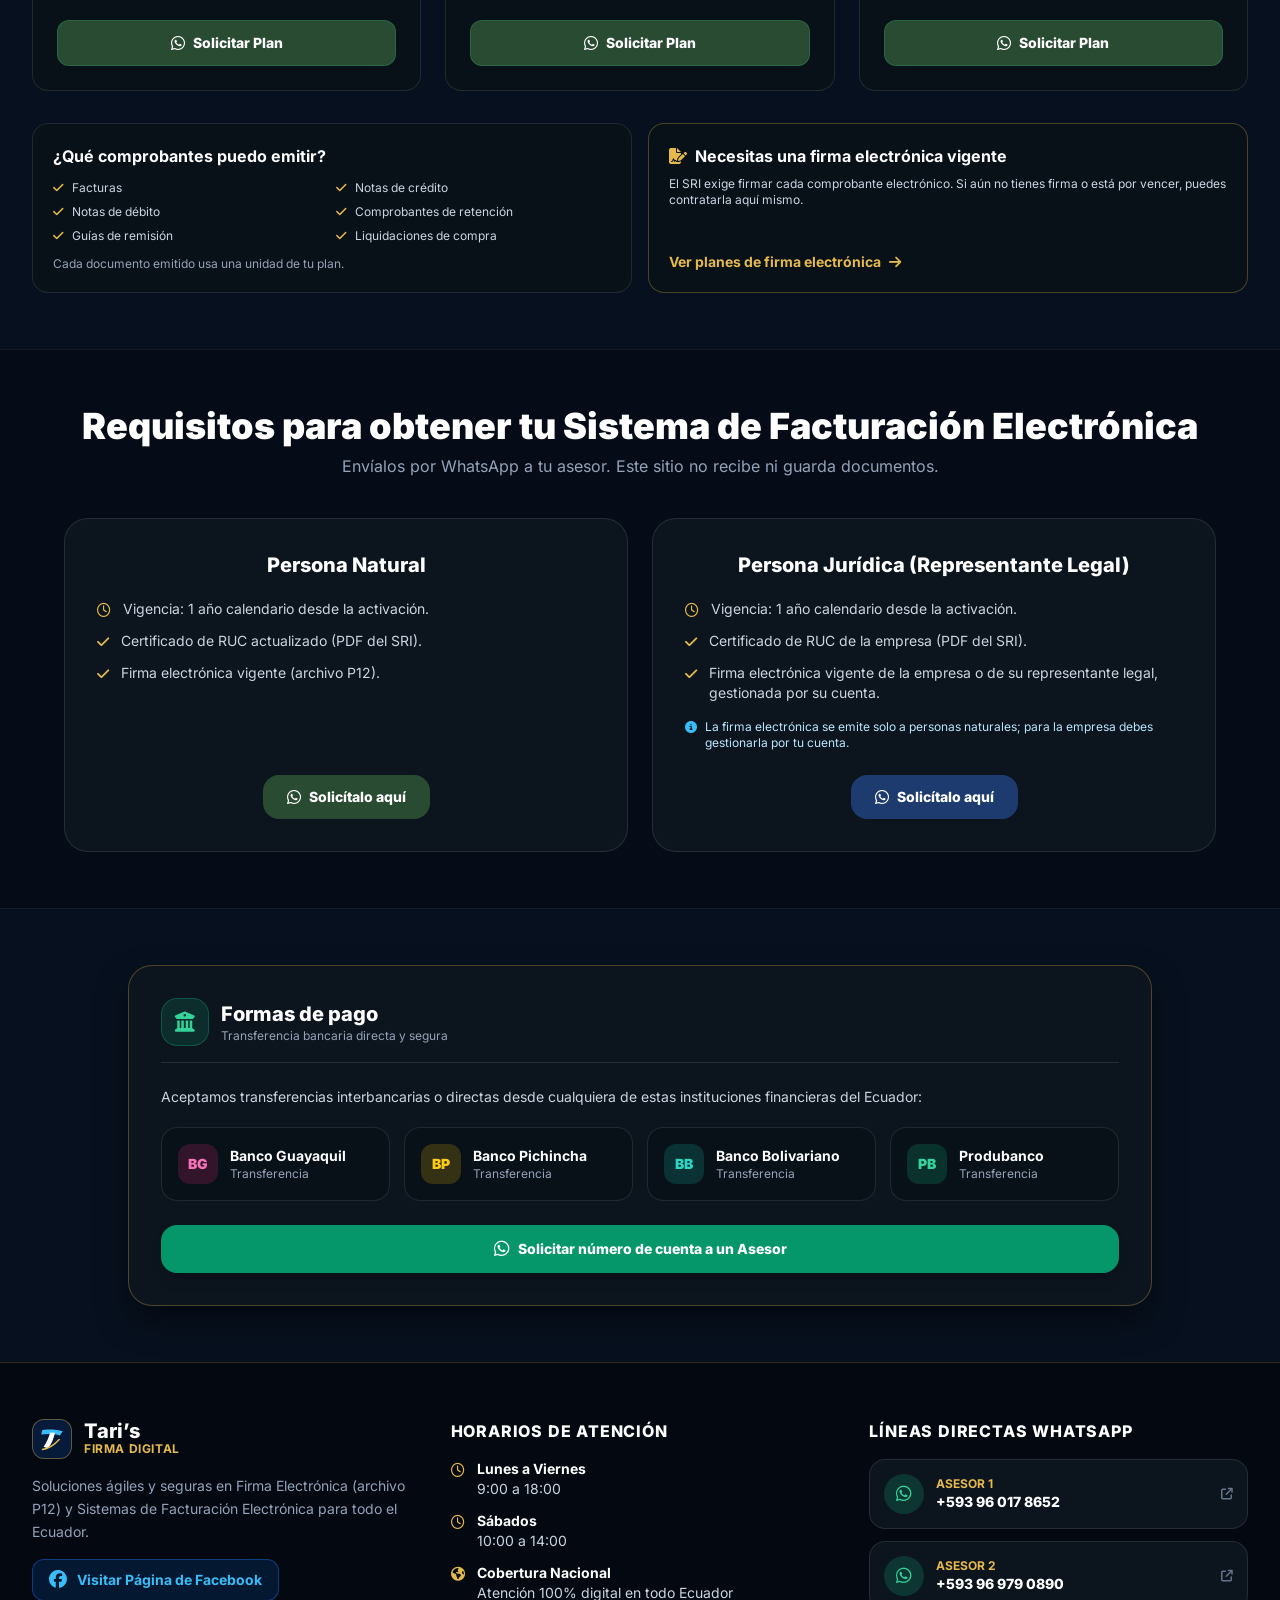
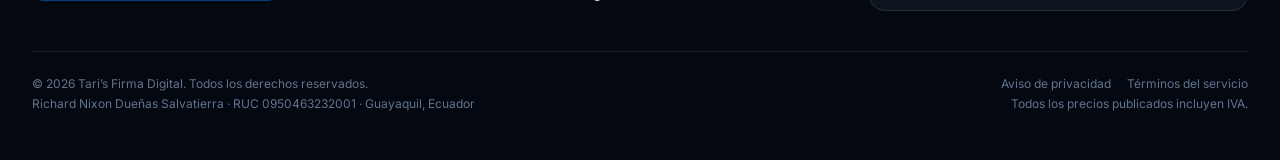
<file: facturacion.html>
<!DOCTYPE html>
<html lang="es" class="scroll-smooth">
<head>
    <meta charset="UTF-8">
    <meta name="viewport" content="width=device-width, initial-scale=1.0">
    <title>Facturación Electrónica SRI | Tari's Firma Digital</title>

    <!-- Política de seguridad de contenido (research R13) -->
    <meta http-equiv="Content-Security-Policy" content="default-src 'self' file:; script-src 'self' file:; style-src 'self' file: https://cdnjs.cloudflare.com; font-src 'self' file: https://cdnjs.cloudflare.com; img-src 'self' file: data:; connect-src 'self' https://gateway.umami.is; base-uri 'self'; form-action 'none'; object-src 'none'">


    <!-- Metadatos para buscadores y vista previa al compartir (contracts/page-metadata.md de 003) -->
    <meta name="description" content="Planes de comprobantes electrónicos del SRI para persona natural y jurídica en todo Ecuador, con vigencia de un año, IVA incluido y asesoría por WhatsApp.">
    <link rel="canonical" href="https://tari-firma-digital.vercel.app/facturacion.html">
    <meta property="og:type" content="website">
    <meta property="og:locale" content="es_EC">
    <meta property="og:site_name" content="Tari's Firma Digital">
    <meta property="og:title" content="Facturación Electrónica SRI | Tari's Firma Digital">
    <meta property="og:description" content="Planes de comprobantes electrónicos del SRI para persona natural y jurídica en todo Ecuador, con vigencia de un año, IVA incluido y asesoría por WhatsApp.">
    <meta property="og:url" content="https://tari-firma-digital.vercel.app/facturacion.html">
    <meta property="og:image" content="https://tari-firma-digital.vercel.app/img/og-tari.jpg">
    <meta property="og:image:width" content="1200">
    <meta property="og:image:height" content="630">
    <meta property="og:image:alt" content="Logo de Tari's Firma Digital con el texto Firma y Facturación Electrónica al instante">
    <meta name="twitter:card" content="summary_large_image">
    <meta name="theme-color" content="#061A3A">
    <link rel="icon" href="favicon.svg" type="image/svg+xml">
    <link rel="apple-touch-icon" href="apple-touch-icon.png">

    <link rel="stylesheet" href="tailwind.css">
    <link rel="stylesheet" href="https://cdnjs.cloudflare.com/ajax/libs/font-awesome/6.5.1/css/all.min.css"
          integrity="sha512-DTOQO9RWCH3ppGqcWaEA1BIZOC6xxalwEsw9c2QQeAIftl+Vegovlnee1c9QX4TctnWMn13TZye+giMm8e2LwA=="
          crossorigin="anonymous" referrerpolicy="no-referrer">
    <link rel="stylesheet" href="styles.css">
</head>
<body class="bg-[#050C17] text-white font-sans antialiased selection:bg-taris-gold selection:text-taris-dark">

    <!-- COMPARTIDO: INICIO CABECERA (idéntico en todas las páginas; lo vigila tests/layout.test.js) -->
    <!-- AVISO SIN JAVASCRIPT (los planes y los botones de WhatsApp los genera script.js) -->
    <noscript>
        <div class="aviso-sin-js">
            Para ver nuestros planes y contactar a un asesor por WhatsApp, activa JavaScript en tu navegador.
        </div>
    </noscript>

    <!-- BARRA SUPERIOR DE INFORMACIÓN Y HORARIOS -->
    <div class="bg-[#030811] border-b border-white/10 text-xs sm:text-sm py-2.5 px-4">
        <div class="max-w-7xl mx-auto flex flex-col md:flex-row justify-between items-center gap-2 text-slate-300">
            <div class="flex flex-wrap items-center justify-center gap-4">
                <span class="flex items-center gap-1.5 text-taris-gold font-medium">
                    <i class="fa-solid fa-location-dot"></i> Cobertura en todo Ecuador
                </span>
                <span class="hidden sm:inline text-white/20">|</span>
                <span class="flex items-center gap-1.5">
                    <i class="fa-regular fa-clock text-taris-gold"></i>
                    <span>Lun - Vie: <strong data-horario="semana"></strong> | Sáb: <strong data-horario="sabado"></strong></span>
                    <span class="hidden sm:inline text-white/20">|</span>
                    <span class="font-semibold text-amber-300" data-atencion role="status"></span>
                </span>
            </div>
            <div class="flex items-center gap-4">
                <a href="#" data-facebook target="_blank" rel="noopener noreferrer"
                   class="flex items-center gap-1.5 text-sky-400 hover:text-sky-300 transition font-medium">
                    <i class="fa-brands fa-facebook text-base"></i> Síguenos en Facebook
                </a>
            </div>
        </div>
    </div>

    <!-- NAVEGACIÓN PRINCIPAL -->
    <header class="sticky top-0 z-40 bg-[#061A3A]/95 backdrop-blur-md border-b border-taris-gold/20 shadow-lg">
        <div class="max-w-7xl mx-auto px-4 sm:px-6 lg:px-8">
            <div class="flex justify-between items-center h-20">
                <!-- Logo Tari's Recreación Vectorial -->
                <a href="index.html" class="flex items-center gap-3 group" aria-label="Tari’s Firma Digital, ir al inicio">
                    <div class="w-12 h-12 rounded-xl bg-[#040F22] border border-taris-gold/30 flex items-center justify-center p-1.5 shadow-inner group-hover:border-taris-gold transition">
                        <svg viewBox="0 0 100 100" class="w-full h-full" fill="none" xmlns="http://www.w3.org/2000/svg" aria-hidden="true">
                            <path d="M18 20 C35 16, 68 18, 86 24 L76 38 C60 33, 35 32, 14 35 Z" fill="url(#skyGrad)"/>
                            <path d="M44 28 L60 29 C55 50, 48 68, 36 82 L22 76 C32 62, 39 45, 44 28 Z" fill="#FFFFFF"/>
                            <path d="M44 28 L53 28.5 C48 48, 41 65, 30 79 L22 76 C32 62, 39 45, 44 28 Z" fill="url(#blueGrad)"/>
                            <path d="M18 85 C38 82, 58 70, 74 52" stroke="#E5B94C" stroke-width="4.5" stroke-linecap="round"/>
                            <rect x="70" y="42" width="12" height="14" rx="2" transform="rotate(38 70 42)" fill="#E5B94C"/>
                            <rect x="78" y="37" width="6" height="8" rx="1" transform="rotate(38 78 37)" fill="#FFF2C2"/>
                            <defs>
                                <linearGradient id="skyGrad" x1="14" y1="20" x2="86" y2="35" gradientUnits="userSpaceOnUse">
                                    <stop stop-color="#E0F2FE"/>
                                    <stop offset="0.5" stop-color="#38BDF8"/>
                                    <stop offset="1" stop-color="#0284C7"/>
                                </linearGradient>
                                <linearGradient id="blueGrad" x1="22" y1="28" x2="53" y2="79" gradientUnits="userSpaceOnUse">
                                    <stop stop-color="#7DD3FC"/>
                                    <stop offset="1" stop-color="#0369A1"/>
                                </linearGradient>
                            </defs>
                        </svg>
                    </div>
                    <div>
                        <span class="block text-2xl font-extrabold tracking-tight text-white leading-none">Tari’s</span>
                        <span class="block text-xs font-semibold tracking-wider text-taris-gold uppercase mt-0.5">Firma Digital</span>
                    </div>
                </a>

                <!-- Menú Desktop (el enlace de la página actual recibe aria-current desde script.js) -->
                <nav class="hidden xl:flex items-center gap-6 whitespace-nowrap text-sm font-semibold text-slate-200" aria-label="Menú principal">
                    <a href="index.html#promociones" data-promo-any data-ver-promocion="menu" class="hidden text-taris-gold hover:text-taris-goldLight transition flex items-center gap-1.5">
                        <i class="fa-solid fa-fire text-red-500"></i> Promociones
                    </a>
                    <a href="index.html" data-nav="index" class="hover:text-taris-gold transition aria-[current=page]:text-taris-gold">Inicio</a>
                    <a href="firma.html" data-nav="firma" class="hover:text-taris-gold transition aria-[current=page]:text-taris-gold">Firma Electrónica</a>
                    <a href="facturacion.html" data-nav="facturacion" class="hover:text-taris-gold transition aria-[current=page]:text-taris-gold">Facturación Electrónica</a>
                    <a href="index.html#como-funciona" class="hover:text-taris-gold transition">Cómo funciona</a>
                    <a href="index.html#preguntas" class="hover:text-taris-gold transition">Preguntas</a>
                </nav>

                <!-- Botón Directo Asesores + Menú Móvil -->
                <div class="flex items-center gap-2 sm:gap-3">
                    <button type="button" data-open-advisor="general"
                            class="gold-gradient text-taris-dark font-extrabold text-xs sm:text-sm px-4 py-2.5 rounded-xl shadow-gold hover:brightness-110 transition flex items-center gap-2 cursor-pointer">
                        <i class="fa-brands fa-whatsapp text-lg text-emerald-950"></i>
                        <span>Contáctanos</span>
                    </button>
                    <button id="mobile-menu-btn" type="button" aria-controls="mobile-menu" aria-expanded="false" class="xl:hidden p-2.5 rounded-xl bg-white/10 text-white hover:bg-white/20 transition" aria-label="Abrir menú">
                        <i class="fa-solid fa-bars text-lg"></i>
                    </button>
                </div>
            </div>
        </div>

        <!-- Menú Móvil Desplegable -->
        <div id="mobile-menu" class="hidden xl:hidden bg-[#040F22] border-t border-white/10 px-4 pt-3 pb-5 space-y-2">
            <a href="index.html#promociones" data-promo-any data-ver-promocion="menu" class="hidden block px-3 py-2.5 rounded-lg text-taris-gold font-bold bg-white/5">
                <i class="fa-solid fa-fire text-red-500 mr-2"></i> Promociones Vigentes
            </a>
            <a href="index.html" data-nav="index" class="block px-3 py-2.5 rounded-lg text-slate-200 hover:bg-white/5 font-medium aria-[current=page]:text-taris-gold">Inicio</a>
            <a href="firma.html" data-nav="firma" class="block px-3 py-2.5 rounded-lg text-slate-200 hover:bg-white/5 font-medium aria-[current=page]:text-taris-gold">Firma Electrónica (P12)</a>
            <a href="facturacion.html" data-nav="facturacion" class="block px-3 py-2.5 rounded-lg text-slate-200 hover:bg-white/5 font-medium aria-[current=page]:text-taris-gold">Facturación Electrónica</a>
            <a href="index.html#como-funciona" class="block px-3 py-2.5 rounded-lg text-slate-200 hover:bg-white/5 font-medium">Cómo funciona</a>
            <a href="index.html#preguntas" class="block px-3 py-2.5 rounded-lg text-slate-200 hover:bg-white/5 font-medium">Preguntas frecuentes</a>
            <a href="#" data-facebook target="_blank" rel="noopener noreferrer"
               class="block px-3 py-2.5 rounded-lg text-sky-400 hover:bg-white/5 font-medium">
                <i class="fa-brands fa-facebook mr-2"></i> Página Oficial en Facebook
            </a>
        </div>
    </header>
    <!-- COMPARTIDO: FIN CABECERA -->

    <main>
    <!-- SECCIÓN: BANNER DE BENEFICIOS DE LA FACTURACIÓN (FR-022).
         BORRADOR: el responsable del negocio debe confirmar estos beneficios antes de publicar (FR-033). -->
    <section class="py-10 sm:py-14 px-4 sm:px-6 lg:px-8">
        <div class="max-w-6xl mx-auto bg-taris-hero border border-taris-gold/30 rounded-3xl p-6 sm:p-10 shadow-card">
            <span class="text-taris-gold font-bold text-xs sm:text-sm uppercase tracking-widest">Conoce los beneficios al obtener</span>
            <h1 class="text-3xl sm:text-4xl lg:text-5xl font-black text-white mt-2 leading-tight">Tu facturación electrónica con <span class="gold-text-gradient">Tari’s</span></h1>
            <ul class="mt-8 grid sm:grid-cols-2 lg:grid-cols-4 gap-4">
                <li class="bg-white/5 border border-white/10 rounded-2xl p-5 text-center">
                    <i class="fa-solid fa-file-invoice-dollar text-3xl text-taris-gold" aria-hidden="true"></i>
                    <p class="text-sm text-slate-200 mt-3"><strong class="text-white">Emite tus comprobantes</strong> electrónicos autorizados por el SRI.</p>
                </li>
                <li class="bg-white/5 border border-white/10 rounded-2xl p-5 text-center">
                    <i class="fa-regular fa-calendar-check text-3xl text-taris-gold" aria-hidden="true"></i>
                    <p class="text-sm text-slate-200 mt-3"><strong class="text-white">Planes por cantidad</strong> con vigencia de un año calendario.</p>
                </li>
                <li class="bg-white/5 border border-white/10 rounded-2xl p-5 text-center">
                    <i class="fa-solid fa-users text-3xl text-taris-gold" aria-hidden="true"></i>
                    <p class="text-sm text-slate-200 mt-3"><strong class="text-white">Precios para persona natural</strong> y para persona jurídica.</p>
                </li>
                <li class="bg-white/5 border border-white/10 rounded-2xl p-5 text-center">
                    <i class="fa-solid fa-headset text-3xl text-taris-gold" aria-hidden="true"></i>
                    <p class="text-sm text-slate-200 mt-3"><strong class="text-white">Asesoría para empezar</strong> a facturar por WhatsApp.</p>
                </li>
            </ul>
            <div class="mt-8 text-center">
                <a href="#facturacion" class="inline-flex items-center gap-2 gold-gradient text-taris-dark font-extrabold px-7 py-3.5 rounded-2xl shadow-gold hover:brightness-110 transition">
                    ¡Empieza ahora! <i class="fa-solid fa-arrow-down" aria-hidden="true"></i>
                </a>
            </div>
        </div>
    </section>

    <!-- SECCIÓN: PLANES DE COMPROBANTES (FR-023); las tarjetas las genera renderComprobantesCards -->
    <section id="facturacion" class="scroll-mt-28 py-14 px-4 sm:px-6 lg:px-8 bg-[#07101E] border-y border-white/5">
        <div class="max-w-7xl mx-auto">
            <div class="text-center mb-8">
                <h2 class="text-3xl sm:text-4xl font-black text-white">Plan de comprobantes (un año)</h2>
                <p class="text-slate-400 text-sm sm:text-base mt-2">Cada plan tiene vigencia de 1 año calendario desde su activación. Todos los precios incluyen IVA.</p>
            </div>

            <!-- Selector de tipo de contribuyente -->
            <div class="flex flex-col sm:flex-row items-center justify-between gap-4 mb-8 bg-[#081018] p-4 rounded-2xl border border-white/10">
                <h3 class="font-bold text-white text-base sm:text-lg text-center sm:text-left">Selecciona tu tipo de RUC:</h3>
                <div class="inline-flex rounded-xl bg-[#040911] p-1.5 border border-white/10 w-full sm:w-auto">
                    <button id="btn-natural" type="button" data-taxpayer="natural" aria-pressed="true"
                            class="flex-1 sm:flex-initial px-5 py-2.5 rounded-lg text-xs sm:text-sm font-extrabold transition flex items-center justify-center gap-2 bg-taris-emerald text-white shadow cursor-pointer">
                        <i class="fa-regular fa-user"></i> Persona Natural
                    </button>
                    <button id="btn-juridica" type="button" data-taxpayer="juridica" aria-pressed="false"
                            class="flex-1 sm:flex-initial px-5 py-2.5 rounded-lg text-xs sm:text-sm font-extrabold transition flex items-center justify-center gap-2 text-slate-400 hover:text-white cursor-pointer">
                        <i class="fa-solid fa-briefcase"></i> Persona Jurídica
                    </button>
                </div>
            </div>

            <!-- Avisos según el tipo de contribuyente (setTaxpayerType muestra solo el activo) -->
            <p data-taxpayer-note="natural" class="mb-6 flex items-start gap-2.5 text-sm text-emerald-200 bg-emerald-500/10 border border-emerald-400/30 rounded-2xl p-4">
                <i class="fa-solid fa-circle-info text-emerald-400 mt-0.5"></i>
                <span>Para facturar como persona natural necesitas tu RUC activo y una firma electrónica vigente.</span>
            </p>
            <div data-taxpayer-note="juridica" class="hidden mb-6 flex flex-col sm:flex-row sm:items-center gap-3 text-sm text-sky-200 bg-sky-500/10 border border-sky-400/30 rounded-2xl p-4">
                <p class="flex items-start gap-2.5 flex-1">
                    <i class="fa-solid fa-circle-info text-sky-400 mt-0.5"></i>
                    <span>Las empresas pueden contratar el plan de comprobantes, pero <strong>la firma electrónica para empresas o representantes legales no se emite en este sitio</strong>. Consulta a un asesor cómo continuar.</span>
                </p>
                <button type="button" data-open-advisor="general"
                        class="shrink-0 px-4 py-2.5 rounded-xl bg-taris-royal hover:bg-[#264D8F] text-white font-extrabold text-xs transition flex items-center justify-center gap-2 cursor-pointer">
                    <i class="fa-brands fa-whatsapp text-base"></i>
                    <span>Consultar a un asesor</span>
                </button>
            </div>

            <div class="grid grid-cols-1 sm:grid-cols-2 lg:grid-cols-3 gap-6" id="comprobantes-cards-container"></div>

            <!-- Qué incluye el plan y requisito de firma (FR-023 de 002).
                 Texto confirmado por el responsable del negocio el 2026-11-26 (FR-038). -->
            <div class="mt-8 grid md:grid-cols-2 gap-4">
                <div class="bg-[#081018] border border-white/10 rounded-2xl p-5">
                    <h3 class="font-bold text-white text-base">¿Qué comprobantes puedo emitir?</h3>
                    <ul class="mt-3 grid grid-cols-2 gap-2 text-xs text-slate-300">
                        <li class="flex items-center gap-2"><i class="fa-solid fa-check text-taris-gold"></i> Facturas</li>
                        <li class="flex items-center gap-2"><i class="fa-solid fa-check text-taris-gold"></i> Notas de crédito</li>
                        <li class="flex items-center gap-2"><i class="fa-solid fa-check text-taris-gold"></i> Notas de débito</li>
                        <li class="flex items-center gap-2"><i class="fa-solid fa-check text-taris-gold"></i> Comprobantes de retención</li>
                        <li class="flex items-center gap-2"><i class="fa-solid fa-check text-taris-gold"></i> Guías de remisión</li>
                        <li class="flex items-center gap-2"><i class="fa-solid fa-check text-taris-gold"></i> Liquidaciones de compra</li>
                    </ul>
                    <p class="text-xs text-slate-400 mt-3">Cada documento emitido usa una unidad de tu plan.</p>
                </div>
                <div class="bg-[#081018] border border-taris-gold/30 rounded-2xl p-5 flex flex-col justify-between gap-3">
                    <div>
                        <h3 class="font-bold text-white text-base flex items-center gap-2"><i class="fa-solid fa-file-signature text-taris-gold"></i> Necesitas una firma electrónica vigente</h3>
                        <p class="text-xs text-slate-300 mt-2">El SRI exige firmar cada comprobante electrónico. Si aún no tienes firma o está por vencer, puedes contratarla aquí mismo.</p>
                    </div>
                    <a href="firma.html#firma-electronica" class="self-start text-sm font-bold text-taris-gold hover:text-taris-goldLight transition flex items-center gap-2">
                        Ver planes de firma electrónica <i class="fa-solid fa-arrow-right"></i>
                    </a>
                </div>
            </div>
        </div>
    </section>

    <!-- SECCIÓN: REQUISITOS DEL SISTEMA DE FACTURACIÓN (FR-024, FR-025; textos confirmados en noviembre) -->
    <section id="requisitos" class="scroll-mt-28 py-14 px-4 sm:px-6 lg:px-8">
        <div class="max-w-6xl mx-auto">
            <div class="text-center mb-10">
                <h2 class="text-3xl sm:text-4xl font-black text-white">Requisitos para obtener tu Sistema de Facturación Electrónica</h2>
                <p class="text-slate-400 text-sm sm:text-base mt-2">Envíalos por WhatsApp a tu asesor. Este sitio no recibe ni guarda documentos.</p>
            </div>
            <div class="grid md:grid-cols-2 gap-6">
                <div class="bg-[#0C141D] border border-white/10 rounded-3xl p-6 sm:p-8 flex flex-col">
                    <h3 class="text-xl font-extrabold text-white text-center">Persona Natural</h3>
                    <ul class="mt-5 space-y-3 text-sm text-slate-300 flex-1">
                        <li class="flex items-start gap-3"><i class="fa-regular fa-clock text-taris-gold mt-1" aria-hidden="true"></i> Vigencia: 1 año calendario desde la activación.</li>
                        <li class="flex items-start gap-3"><i class="fa-solid fa-check text-taris-gold mt-1" aria-hidden="true"></i> Certificado de RUC actualizado (PDF del SRI).</li>
                        <li class="flex items-start gap-3"><i class="fa-solid fa-check text-taris-gold mt-1" aria-hidden="true"></i> Firma electrónica vigente (archivo P12).</li>
                    </ul>
                    <button type="button" data-open-advisor="facturacion:natural"
                            class="mt-6 mx-auto px-6 py-3 rounded-2xl bg-taris-emerald hover:bg-taris-emeraldHover text-white font-extrabold text-sm transition flex items-center gap-2 cursor-pointer">
                        <i class="fa-brands fa-whatsapp text-base" aria-hidden="true"></i> Solicítalo aquí
                    </button>
                </div>
                <div class="bg-[#0C141D] border border-white/10 rounded-3xl p-6 sm:p-8 flex flex-col">
                    <h3 class="text-xl font-extrabold text-white text-center">Persona Jurídica (Representante Legal)</h3>
                    <ul class="mt-5 space-y-3 text-sm text-slate-300 flex-1">
                        <li class="flex items-start gap-3"><i class="fa-regular fa-clock text-taris-gold mt-1" aria-hidden="true"></i> Vigencia: 1 año calendario desde la activación.</li>
                        <li class="flex items-start gap-3"><i class="fa-solid fa-check text-taris-gold mt-1" aria-hidden="true"></i> Certificado de RUC de la empresa (PDF del SRI).</li>
                        <li class="flex items-start gap-3"><i class="fa-solid fa-check text-taris-gold mt-1" aria-hidden="true"></i> Firma electrónica vigente de la empresa o de su representante legal, gestionada por su cuenta.</li>
                    </ul>
                    <p class="mt-4 text-xs text-sky-200 flex items-start gap-2"><i class="fa-solid fa-circle-info text-sky-400 mt-0.5" aria-hidden="true"></i> La firma electrónica se emite solo a personas naturales; para la empresa debes gestionarla por tu cuenta.</p>
                    <button type="button" data-open-advisor="facturacion:juridica"
                            class="mt-6 mx-auto px-6 py-3 rounded-2xl bg-taris-royal hover:bg-[#264D8F] text-white font-extrabold text-sm transition flex items-center gap-2 cursor-pointer">
                        <i class="fa-brands fa-whatsapp text-base" aria-hidden="true"></i> Solicítalo aquí
                    </button>
                </div>
            </div>
        </div>
    </section>

    <!-- SECCIÓN: FORMAS DE PAGO (FR-014); los bancos los dibuja renderBanks desde siteData.bancos -->
    <section id="formas-de-pago" class="scroll-mt-28 py-14 px-4 sm:px-6 lg:px-8 bg-[#07101E] border-t border-white/5">
        <div class="max-w-5xl mx-auto bg-[#0C141D] border border-taris-gold/30 rounded-3xl p-6 sm:p-8 shadow-card">
            <div class="flex items-center gap-3 mb-6 pb-4 border-b border-white/10">
                <div class="w-12 h-12 rounded-2xl bg-emerald-500/15 border border-emerald-500/30 flex items-center justify-center text-emerald-400 text-xl">
                    <i class="fa-solid fa-building-columns" aria-hidden="true"></i>
                </div>
                <div>
                    <h2 class="text-xl font-extrabold text-white">Formas de pago</h2>
                    <p class="text-xs text-slate-400">Transferencia bancaria directa y segura</p>
                </div>
            </div>
            <p class="text-sm text-slate-300 mb-5">Aceptamos transferencias interbancarias o directas desde cualquiera de estas instituciones financieras del Ecuador:</p>
            <div class="grid grid-cols-1 sm:grid-cols-2 lg:grid-cols-4 gap-3.5" data-bancos></div>
            <button type="button" data-open-advisor="banco"
                    class="mt-6 w-full py-3.5 px-5 rounded-2xl bg-emerald-600 hover:bg-emerald-500 text-white font-extrabold text-sm transition flex items-center justify-center gap-2 shadow-lg cursor-pointer">
                <i class="fa-brands fa-whatsapp text-lg" aria-hidden="true"></i>
                <span>Solicitar número de cuenta a un Asesor</span>
            </button>
        </div>
    </section>
    </main>

    <!-- COMPARTIDO: INICIO PIE (footer, botones flotantes y modal; idéntico en todas las páginas) -->
    <!-- FOOTER Y CONTACTO DIRECTO -->
    <footer class="bg-[#030811] border-t border-taris-gold/20 pt-14 pb-24 sm:pb-12 px-4 sm:px-6 lg:px-8">
        <div class="max-w-7xl mx-auto">
            <div class="grid md:grid-cols-3 gap-10 pb-10 border-b border-white/10">
                <div class="space-y-4">
                    <div class="flex items-center gap-3">
                        <div class="w-10 h-10 rounded-xl bg-[#061A3A] border border-taris-gold/40 flex items-center justify-center p-1">
                            <svg viewBox="0 0 100 100" class="w-full h-full" fill="none" xmlns="http://www.w3.org/2000/svg">
                                <path d="M18 20 C35 16, 68 18, 86 24 L76 38 C60 33, 35 32, 14 35 Z" fill="#38BDF8"/>
                                <path d="M44 28 L60 29 C55 50, 48 68, 36 82 L22 76 C32 62, 39 45, 44 28 Z" fill="#FFFFFF"/>
                                <path d="M18 85 C38 82, 58 70, 74 52" stroke="#E5B94C" stroke-width="5" stroke-linecap="round"/>
                            </svg>
                        </div>
                        <div>
                            <span class="block text-xl font-extrabold text-white leading-none">Tari’s</span>
                            <span class="block text-xs font-bold text-taris-gold uppercase tracking-wider">Firma Digital</span>
                        </div>
                    </div>
                    <p class="text-slate-400 text-sm leading-relaxed">
                        Soluciones ágiles y seguras en Firma Electrónica (archivo P12) y Sistemas de Facturación Electrónica para todo el Ecuador.
                    </p>
                    <a href="#" data-facebook target="_blank" rel="noopener noreferrer"
                       class="inline-flex items-center gap-2.5 px-4 py-2.5 rounded-xl bg-[#1877F2]/15 border border-[#1877F2]/40 text-sky-400 hover:bg-[#1877F2] hover:text-white transition text-sm font-bold">
                        <i class="fa-brands fa-facebook text-lg"></i>
                        <span>Visitar Página de Facebook</span>
                    </a>
                </div>

                <div class="space-y-4">
                    <h2 class="text-base font-extrabold text-white uppercase tracking-wider">Horarios de Atención</h2>
                    <ul class="space-y-3 text-sm text-slate-300">
                        <li class="flex items-start gap-3">
                            <i class="fa-regular fa-clock text-taris-gold mt-1"></i>
                            <div>
                                <strong class="block text-white">Lunes a Viernes</strong>
                                <span data-horario="semana"></span>
                            </div>
                        </li>
                        <li class="flex items-start gap-3">
                            <i class="fa-regular fa-clock text-taris-gold mt-1"></i>
                            <div>
                                <strong class="block text-white">Sábados</strong>
                                <span data-horario="sabado"></span>
                            </div>
                        </li>
                        <li class="flex items-start gap-3">
                            <i class="fa-solid fa-earth-americas text-taris-gold mt-1"></i>
                            <div>
                                <strong class="block text-white">Cobertura Nacional</strong>
                                <span>Atención 100% digital en todo Ecuador</span>
                            </div>
                        </li>
                    </ul>
                </div>

                <div class="space-y-4">
                    <h2 class="text-base font-extrabold text-white uppercase tracking-wider">Líneas Directas WhatsApp</h2>
                    <div class="space-y-3">
                        <a href="#" data-whatsapp="asesor1" data-mensaje="ayuda"
                           target="_blank" rel="noopener noreferrer"
                           class="flex items-center justify-between p-3.5 rounded-2xl bg-[#0C141D] border border-white/10 hover:border-emerald-500/50 transition group">
                            <div class="flex items-center gap-3">
                                <span class="w-10 h-10 rounded-full bg-emerald-500/20 text-emerald-400 flex items-center justify-center text-lg group-hover:bg-emerald-500 group-hover:text-white transition">
                                    <i class="fa-brands fa-whatsapp"></i>
                                </span>
                                <div>
                                    <span class="block text-xs font-bold text-taris-gold uppercase">Asesor 1</span>
                                    <span class="block text-sm font-extrabold text-white" data-phone="asesor1"></span>
                                </div>
                            </div>
                            <i class="fa-solid fa-arrow-up-right-from-square text-slate-500 group-hover:text-white text-xs"></i>
                        </a>

                        <a href="#" data-whatsapp="asesor2" data-mensaje="ayuda"
                           target="_blank" rel="noopener noreferrer"
                           class="flex items-center justify-between p-3.5 rounded-2xl bg-[#0C141D] border border-white/10 hover:border-emerald-500/50 transition group">
                            <div class="flex items-center gap-3">
                                <span class="w-10 h-10 rounded-full bg-emerald-500/20 text-emerald-400 flex items-center justify-center text-lg group-hover:bg-emerald-500 group-hover:text-white transition">
                                    <i class="fa-brands fa-whatsapp"></i>
                                </span>
                                <div>
                                    <span class="block text-xs font-bold text-taris-gold uppercase">Asesor 2</span>
                                    <span class="block text-sm font-extrabold text-white" data-phone="asesor2"></span>
                                </div>
                            </div>
                            <i class="fa-solid fa-arrow-up-right-from-square text-slate-500 group-hover:text-white text-xs"></i>
                        </a>
                    </div>
                </div>
            </div>

            <div class="pt-6 flex flex-col sm:flex-row justify-between items-center gap-4 text-xs text-slate-500">
                <div class="text-center sm:text-left space-y-1">
                    <p>© <span data-anio>2026</span> Tari’s Firma Digital. Todos los derechos reservados.</p>
                    <!-- Identidad legal (FR-012): visible cuando el responsable entregue los datos -->
                    <p data-legal-group class="hidden">
                        <span data-legal="razonSocial"></span> · RUC <span data-legal="ruc"></span> · <span data-legal="ciudad"></span>, Ecuador
                    </p>
                </div>
                <div class="flex flex-col sm:items-end items-center gap-1">
                    <nav class="flex gap-4" aria-label="Información legal">
                        <a href="privacidad.html" class="hover:text-taris-gold transition underline-offset-4 hover:underline">Aviso de privacidad</a>
                        <a href="terminos.html" class="hover:text-taris-gold transition underline-offset-4 hover:underline">Términos del servicio</a>
                    </nav>
                    <p>Todos los precios publicados incluyen IVA.</p>
                </div>
            </div>
        </div>
    </footer>

    <!-- BOTÓN FLOTANTE DE WHATSAPP Y FACEBOOK -->
    <div class="fixed bottom-5 right-5 z-40 flex items-center gap-2.5">
        <a href="#" data-facebook target="_blank" rel="noopener noreferrer"
           aria-label="Facebook Tari's"
           class="w-12 h-12 rounded-full bg-[#1877F2] text-white shadow-lg hover:scale-110 transition flex items-center justify-center text-xl">
            <i class="fa-brands fa-facebook-f"></i>
        </a>
        <button type="button" data-open-advisor="flotante"
                class="bg-[#16A34A] hover:bg-[#15803D] text-white font-extrabold px-5 py-3.5 rounded-full shadow-2xl hover:scale-105 transition flex items-center gap-2.5 cursor-pointer">
            <i class="fa-brands fa-whatsapp text-2xl"></i>
            <span class="text-sm">WhatsApp</span>
        </button>
    </div>

    <!-- MODAL SELECTOR DE ASESOR (ASESOR 1 O ASESOR 2) -->
    <div id="advisor-modal" role="dialog" aria-modal="true" aria-labelledby="advisor-modal-title" class="fixed inset-0 z-50 hidden items-center justify-center p-4 bg-black/80 backdrop-blur-sm">
        <div class="bg-[#0C1624] border-2 border-taris-gold/60 rounded-3xl max-w-md w-full p-6 sm:p-7 shadow-2xl transform transition-all relative">
            <button type="button" data-modal-close aria-label="Cerrar ventana"
                    class="absolute top-4 right-4 w-9 h-9 rounded-full bg-white/10 hover:bg-white/20 text-slate-300 flex items-center justify-center transition cursor-pointer">
                <i class="fa-solid fa-xmark"></i>
            </button>

            <div class="text-center mb-5">
                <div class="w-14 h-14 rounded-2xl bg-emerald-500/20 border border-emerald-500/40 text-emerald-400 flex items-center justify-center text-3xl mx-auto mb-3">
                    <i class="fa-brands fa-whatsapp"></i>
                </div>
                <h3 id="advisor-modal-title" class="text-xl font-black text-white">Elige tu Asesor en Línea</h3>
                <p class="text-xs font-semibold mt-2 text-amber-300" data-atencion></p>
                <p class="text-xs text-slate-400 mt-1">Se enviará automáticamente el detalle de tu selección:</p>
            </div>

            <div class="bg-[#060D17] border border-taris-gold/30 rounded-2xl p-3.5 mb-5 text-center">
                <span id="modal-product-text" class="text-sm font-bold text-taris-gold"></span>
            </div>

            <div class="space-y-3">
                <a id="link-asesor-1" href="#" target="_blank" rel="noopener noreferrer"
                   class="w-full gold-gradient text-taris-dark font-extrabold p-4 rounded-2xl shadow-gold hover:brightness-110 transition flex items-center justify-between">
                    <div class="flex items-center gap-3">
                        <span class="w-10 h-10 rounded-full bg-[#16A34A] text-white flex items-center justify-center text-xl shadow">
                            <i class="fa-brands fa-whatsapp"></i>
                        </span>
                        <div class="text-left">
                            <span data-advisor-label class="block text-xs uppercase font-black tracking-wider text-taris-navy">Asesor 1 <span data-suggested-badge class="hidden ml-1 text-xs font-black uppercase bg-taris-dark text-taris-goldLight px-2 py-0.5 rounded-md">Sugerido</span></span>
                            <span class="block text-base font-black" data-phone="asesor1"></span>
                        </div>
                    </div>
                    <span data-advisor-chip class="text-xs font-extrabold bg-taris-dark/15 px-3 py-1.5 rounded-lg">Enviar →</span>
                </a>

                <a id="link-asesor-2" href="#" target="_blank" rel="noopener noreferrer"
                   class="w-full bg-[#112442] border border-taris-gold/50 hover:bg-[#173159] text-white font-extrabold p-4 rounded-2xl transition flex items-center justify-between">
                    <div class="flex items-center gap-3">
                        <span class="w-10 h-10 rounded-full bg-[#16A34A] text-white flex items-center justify-center text-xl shadow">
                            <i class="fa-brands fa-whatsapp"></i>
                        </span>
                        <div class="text-left">
                            <span data-advisor-label class="block text-xs uppercase font-black tracking-wider text-taris-gold">Asesor 2 <span data-suggested-badge class="hidden ml-1 text-xs font-black uppercase bg-taris-dark text-taris-goldLight px-2 py-0.5 rounded-md">Sugerido</span></span>
                            <span class="block text-base font-black" data-phone="asesor2"></span>
                        </div>
                    </div>
                    <span data-advisor-chip class="text-xs font-extrabold bg-white/10 px-3 py-1.5 rounded-lg">Enviar →</span>
                </a>
            </div>
        </div>
    </div>
    <!-- COMPARTIDO: FIN PIE -->

    <script src="script.js"></script>
</body>
</html>
</file>
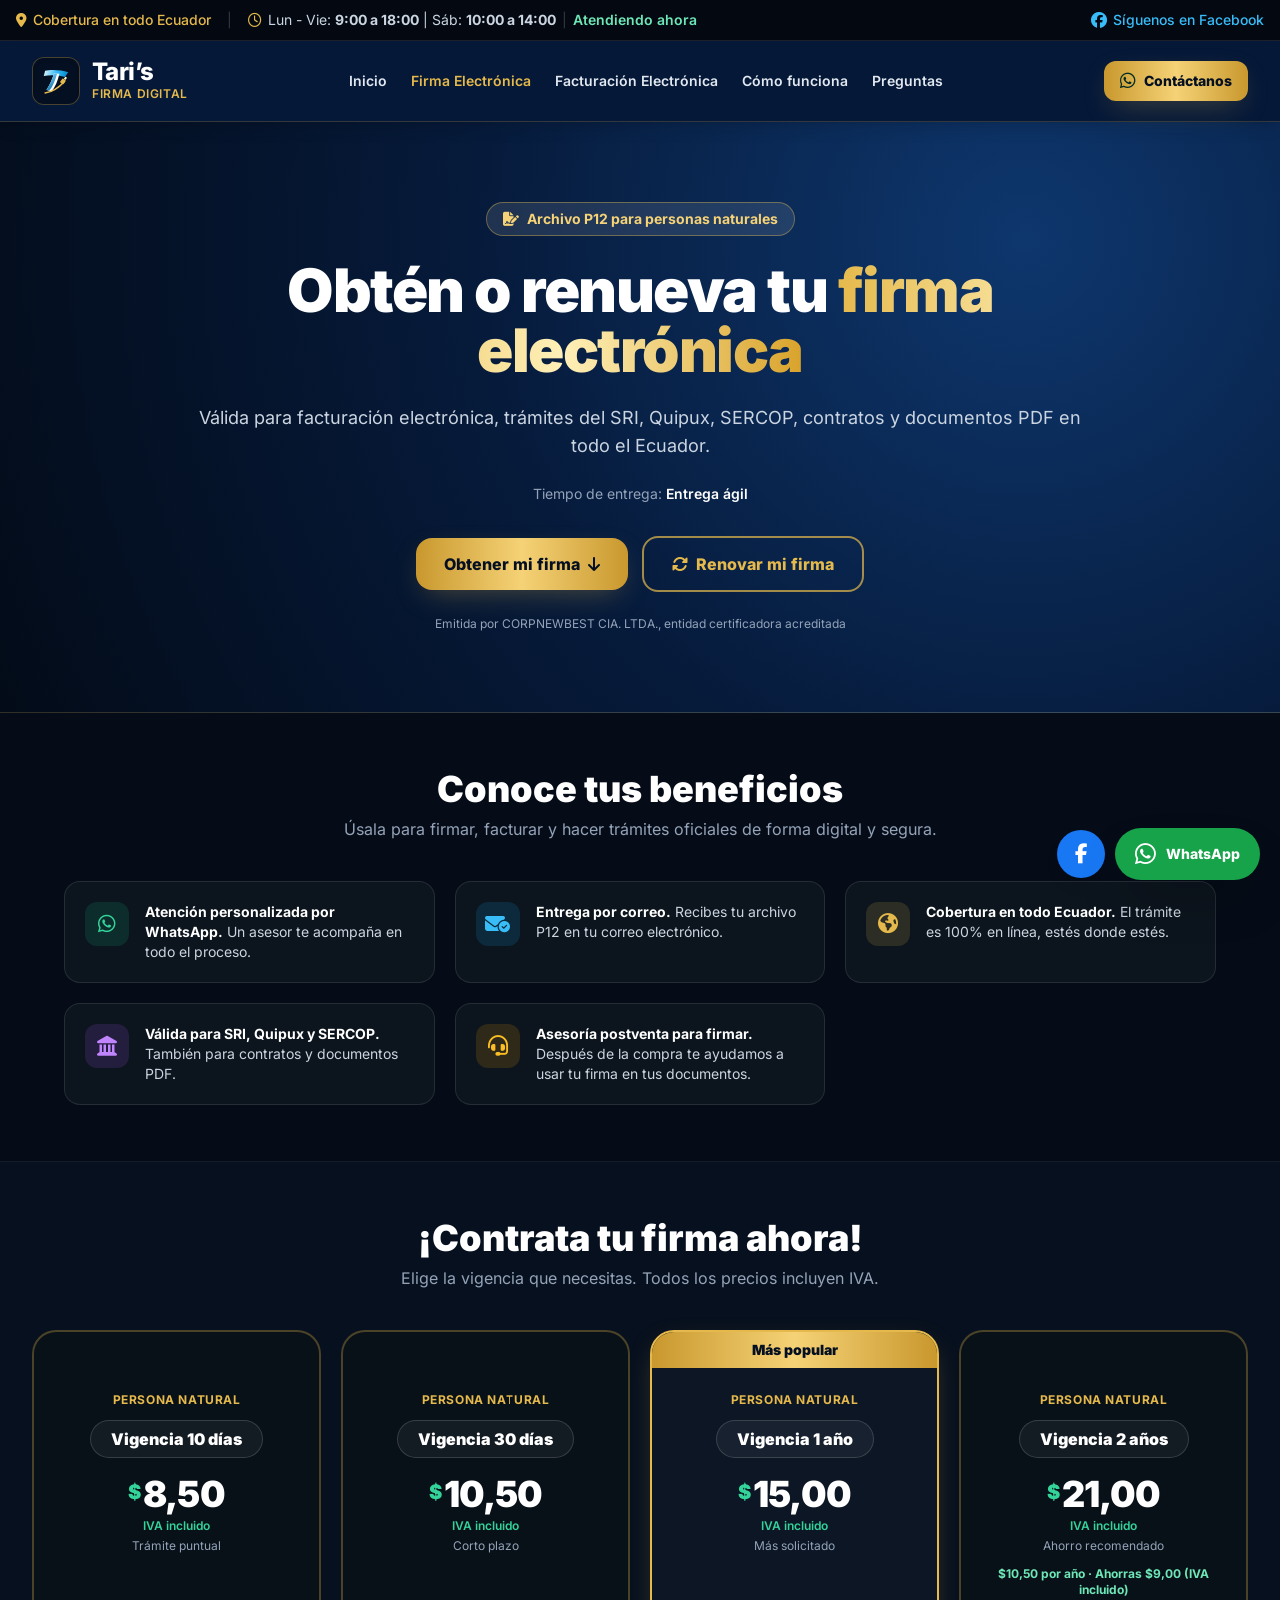
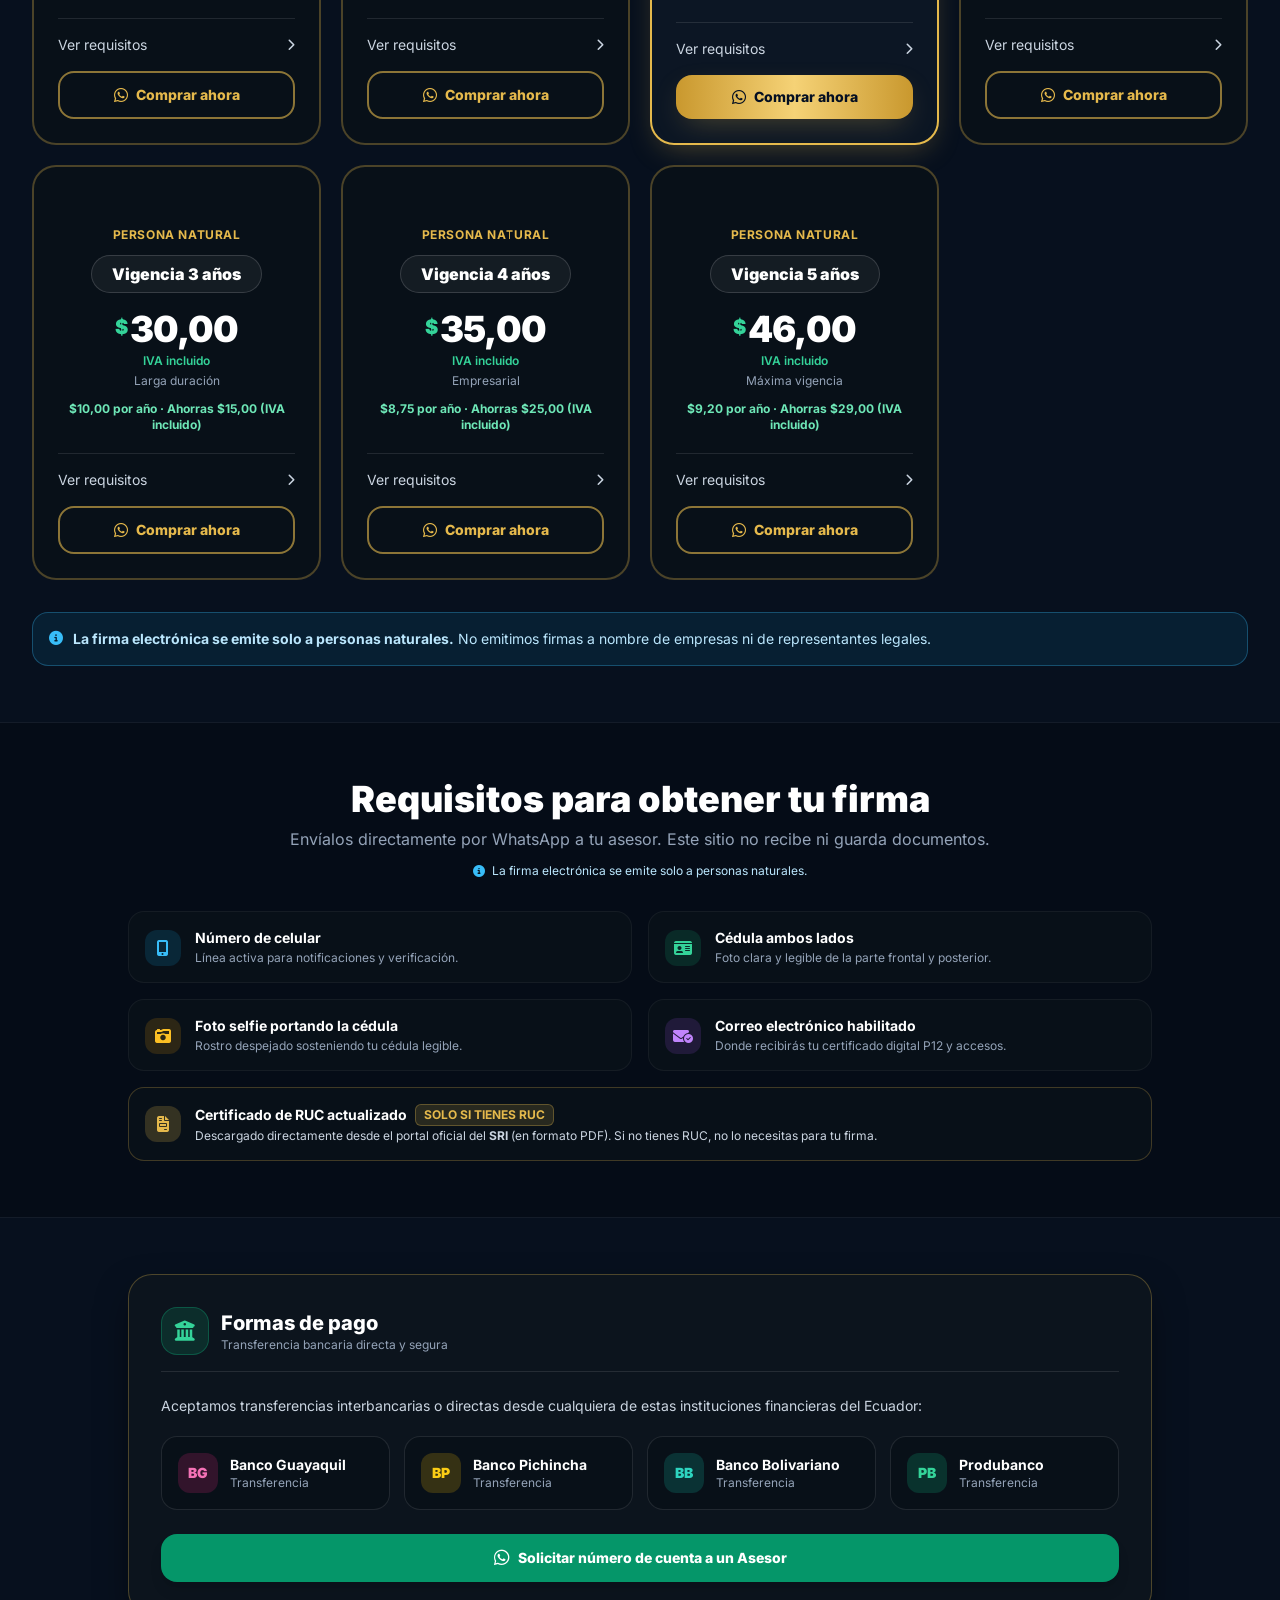
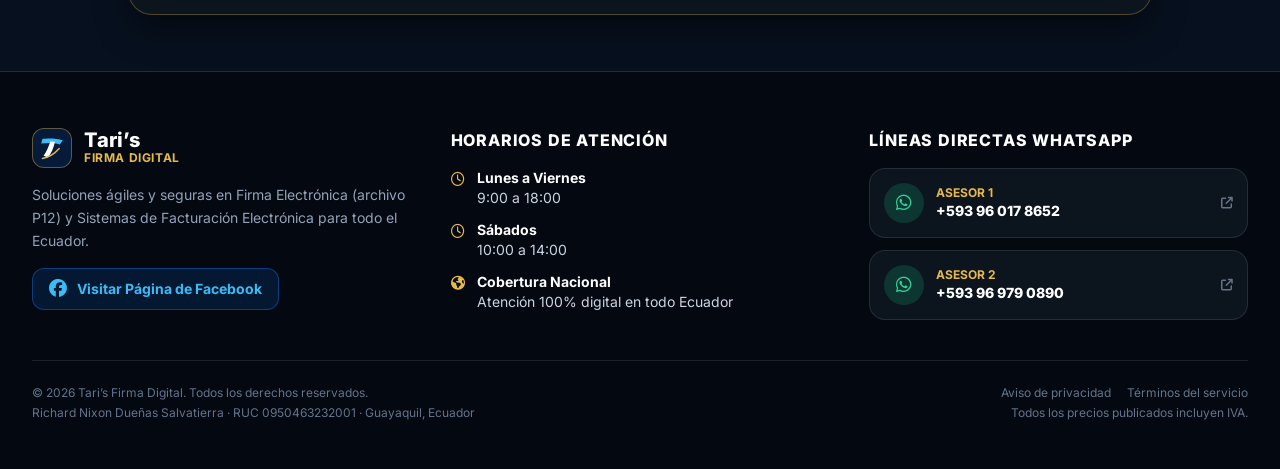
<file: firma.html>
<!DOCTYPE html>
<html lang="es" class="scroll-smooth">
<head>
    <meta charset="UTF-8">
    <meta name="viewport" content="width=device-width, initial-scale=1.0">
    <title>Firma Electrónica P12 | Tari's Firma Digital</title>

    <!-- Política de seguridad de contenido (research R13) -->
    <meta http-equiv="Content-Security-Policy" content="default-src 'self' file:; script-src 'self' file:; style-src 'self' file: https://cdnjs.cloudflare.com; font-src 'self' file: https://cdnjs.cloudflare.com; img-src 'self' file: data:; connect-src 'self' https://gateway.umami.is; base-uri 'self'; form-action 'none'; object-src 'none'">


    <!-- Metadatos para buscadores y vista previa al compartir (contracts/page-metadata.md de 003) -->
    <meta name="description" content="Obtén o renueva tu firma electrónica en archivo P12 para persona natural en Ecuador. Válida para SRI, Quipux, SERCOP y PDF, con atención por WhatsApp.">
    <link rel="canonical" href="https://tari-firma-digital.vercel.app/firma.html">
    <meta property="og:type" content="website">
    <meta property="og:locale" content="es_EC">
    <meta property="og:site_name" content="Tari's Firma Digital">
    <meta property="og:title" content="Firma Electrónica P12 | Tari's Firma Digital">
    <meta property="og:description" content="Obtén o renueva tu firma electrónica en archivo P12 para persona natural en Ecuador. Válida para SRI, Quipux, SERCOP y PDF, con atención por WhatsApp.">
    <meta property="og:url" content="https://tari-firma-digital.vercel.app/firma.html">
    <meta property="og:image" content="https://tari-firma-digital.vercel.app/img/og-tari.jpg">
    <meta property="og:image:width" content="1200">
    <meta property="og:image:height" content="630">
    <meta property="og:image:alt" content="Logo de Tari's Firma Digital con el texto Firma y Facturación Electrónica al instante">
    <meta name="twitter:card" content="summary_large_image">
    <meta name="theme-color" content="#061A3A">
    <link rel="icon" href="favicon.svg" type="image/svg+xml">
    <link rel="apple-touch-icon" href="apple-touch-icon.png">

    <link rel="stylesheet" href="tailwind.css">
    <link rel="stylesheet" href="https://cdnjs.cloudflare.com/ajax/libs/font-awesome/6.5.1/css/all.min.css"
          integrity="sha512-DTOQO9RWCH3ppGqcWaEA1BIZOC6xxalwEsw9c2QQeAIftl+Vegovlnee1c9QX4TctnWMn13TZye+giMm8e2LwA=="
          crossorigin="anonymous" referrerpolicy="no-referrer">
    <link rel="stylesheet" href="styles.css">
</head>
<body class="bg-[#050C17] text-white font-sans antialiased selection:bg-taris-gold selection:text-taris-dark">

    <!-- COMPARTIDO: INICIO CABECERA (idéntico en todas las páginas; lo vigila tests/layout.test.js) -->
    <!-- AVISO SIN JAVASCRIPT (los planes y los botones de WhatsApp los genera script.js) -->
    <noscript>
        <div class="aviso-sin-js">
            Para ver nuestros planes y contactar a un asesor por WhatsApp, activa JavaScript en tu navegador.
        </div>
    </noscript>

    <!-- BARRA SUPERIOR DE INFORMACIÓN Y HORARIOS -->
    <div class="bg-[#030811] border-b border-white/10 text-xs sm:text-sm py-2.5 px-4">
        <div class="max-w-7xl mx-auto flex flex-col md:flex-row justify-between items-center gap-2 text-slate-300">
            <div class="flex flex-wrap items-center justify-center gap-4">
                <span class="flex items-center gap-1.5 text-taris-gold font-medium">
                    <i class="fa-solid fa-location-dot"></i> Cobertura en todo Ecuador
                </span>
                <span class="hidden sm:inline text-white/20">|</span>
                <span class="flex items-center gap-1.5">
                    <i class="fa-regular fa-clock text-taris-gold"></i>
                    <span>Lun - Vie: <strong data-horario="semana"></strong> | Sáb: <strong data-horario="sabado"></strong></span>
                    <span class="hidden sm:inline text-white/20">|</span>
                    <span class="font-semibold text-amber-300" data-atencion role="status"></span>
                </span>
            </div>
            <div class="flex items-center gap-4">
                <a href="#" data-facebook target="_blank" rel="noopener noreferrer"
                   class="flex items-center gap-1.5 text-sky-400 hover:text-sky-300 transition font-medium">
                    <i class="fa-brands fa-facebook text-base"></i> Síguenos en Facebook
                </a>
            </div>
        </div>
    </div>

    <!-- NAVEGACIÓN PRINCIPAL -->
    <header class="sticky top-0 z-40 bg-[#061A3A]/95 backdrop-blur-md border-b border-taris-gold/20 shadow-lg">
        <div class="max-w-7xl mx-auto px-4 sm:px-6 lg:px-8">
            <div class="flex justify-between items-center h-20">
                <!-- Logo Tari's Recreación Vectorial -->
                <a href="index.html" class="flex items-center gap-3 group" aria-label="Tari’s Firma Digital, ir al inicio">
                    <div class="w-12 h-12 rounded-xl bg-[#040F22] border border-taris-gold/30 flex items-center justify-center p-1.5 shadow-inner group-hover:border-taris-gold transition">
                        <svg viewBox="0 0 100 100" class="w-full h-full" fill="none" xmlns="http://www.w3.org/2000/svg" aria-hidden="true">
                            <path d="M18 20 C35 16, 68 18, 86 24 L76 38 C60 33, 35 32, 14 35 Z" fill="url(#skyGrad)"/>
                            <path d="M44 28 L60 29 C55 50, 48 68, 36 82 L22 76 C32 62, 39 45, 44 28 Z" fill="#FFFFFF"/>
                            <path d="M44 28 L53 28.5 C48 48, 41 65, 30 79 L22 76 C32 62, 39 45, 44 28 Z" fill="url(#blueGrad)"/>
                            <path d="M18 85 C38 82, 58 70, 74 52" stroke="#E5B94C" stroke-width="4.5" stroke-linecap="round"/>
                            <rect x="70" y="42" width="12" height="14" rx="2" transform="rotate(38 70 42)" fill="#E5B94C"/>
                            <rect x="78" y="37" width="6" height="8" rx="1" transform="rotate(38 78 37)" fill="#FFF2C2"/>
                            <defs>
                                <linearGradient id="skyGrad" x1="14" y1="20" x2="86" y2="35" gradientUnits="userSpaceOnUse">
                                    <stop stop-color="#E0F2FE"/>
                                    <stop offset="0.5" stop-color="#38BDF8"/>
                                    <stop offset="1" stop-color="#0284C7"/>
                                </linearGradient>
                                <linearGradient id="blueGrad" x1="22" y1="28" x2="53" y2="79" gradientUnits="userSpaceOnUse">
                                    <stop stop-color="#7DD3FC"/>
                                    <stop offset="1" stop-color="#0369A1"/>
                                </linearGradient>
                            </defs>
                        </svg>
                    </div>
                    <div>
                        <span class="block text-2xl font-extrabold tracking-tight text-white leading-none">Tari’s</span>
                        <span class="block text-xs font-semibold tracking-wider text-taris-gold uppercase mt-0.5">Firma Digital</span>
                    </div>
                </a>

                <!-- Menú Desktop (el enlace de la página actual recibe aria-current desde script.js) -->
                <nav class="hidden xl:flex items-center gap-6 whitespace-nowrap text-sm font-semibold text-slate-200" aria-label="Menú principal">
                    <a href="index.html#promociones" data-promo-any data-ver-promocion="menu" class="hidden text-taris-gold hover:text-taris-goldLight transition flex items-center gap-1.5">
                        <i class="fa-solid fa-fire text-red-500"></i> Promociones
                    </a>
                    <a href="index.html" data-nav="index" class="hover:text-taris-gold transition aria-[current=page]:text-taris-gold">Inicio</a>
                    <a href="firma.html" data-nav="firma" class="hover:text-taris-gold transition aria-[current=page]:text-taris-gold">Firma Electrónica</a>
                    <a href="facturacion.html" data-nav="facturacion" class="hover:text-taris-gold transition aria-[current=page]:text-taris-gold">Facturación Electrónica</a>
                    <a href="index.html#como-funciona" class="hover:text-taris-gold transition">Cómo funciona</a>
                    <a href="index.html#preguntas" class="hover:text-taris-gold transition">Preguntas</a>
                </nav>

                <!-- Botón Directo Asesores + Menú Móvil -->
                <div class="flex items-center gap-2 sm:gap-3">
                    <button type="button" data-open-advisor="general"
                            class="gold-gradient text-taris-dark font-extrabold text-xs sm:text-sm px-4 py-2.5 rounded-xl shadow-gold hover:brightness-110 transition flex items-center gap-2 cursor-pointer">
                        <i class="fa-brands fa-whatsapp text-lg text-emerald-950"></i>
                        <span>Contáctanos</span>
                    </button>
                    <button id="mobile-menu-btn" type="button" aria-controls="mobile-menu" aria-expanded="false" class="xl:hidden p-2.5 rounded-xl bg-white/10 text-white hover:bg-white/20 transition" aria-label="Abrir menú">
                        <i class="fa-solid fa-bars text-lg"></i>
                    </button>
                </div>
            </div>
        </div>

        <!-- Menú Móvil Desplegable -->
        <div id="mobile-menu" class="hidden xl:hidden bg-[#040F22] border-t border-white/10 px-4 pt-3 pb-5 space-y-2">
            <a href="index.html#promociones" data-promo-any data-ver-promocion="menu" class="hidden block px-3 py-2.5 rounded-lg text-taris-gold font-bold bg-white/5">
                <i class="fa-solid fa-fire text-red-500 mr-2"></i> Promociones Vigentes
            </a>
            <a href="index.html" data-nav="index" class="block px-3 py-2.5 rounded-lg text-slate-200 hover:bg-white/5 font-medium aria-[current=page]:text-taris-gold">Inicio</a>
            <a href="firma.html" data-nav="firma" class="block px-3 py-2.5 rounded-lg text-slate-200 hover:bg-white/5 font-medium aria-[current=page]:text-taris-gold">Firma Electrónica (P12)</a>
            <a href="facturacion.html" data-nav="facturacion" class="block px-3 py-2.5 rounded-lg text-slate-200 hover:bg-white/5 font-medium aria-[current=page]:text-taris-gold">Facturación Electrónica</a>
            <a href="index.html#como-funciona" class="block px-3 py-2.5 rounded-lg text-slate-200 hover:bg-white/5 font-medium">Cómo funciona</a>
            <a href="index.html#preguntas" class="block px-3 py-2.5 rounded-lg text-slate-200 hover:bg-white/5 font-medium">Preguntas frecuentes</a>
            <a href="#" data-facebook target="_blank" rel="noopener noreferrer"
               class="block px-3 py-2.5 rounded-lg text-sky-400 hover:bg-white/5 font-medium">
                <i class="fa-brands fa-facebook mr-2"></i> Página Oficial en Facebook
            </a>
        </div>
    </header>
    <!-- COMPARTIDO: FIN CABECERA -->

    <main>
    <!-- SECCIÓN: HERO DE FIRMA ELECTRÓNICA (US4 de 003) -->
    <section class="bg-taris-hero border-b border-taris-gold/20 py-14 lg:py-20 px-4 sm:px-6 lg:px-8">
        <div class="max-w-4xl mx-auto text-center space-y-6">
            <span class="inline-flex items-center gap-2 px-4 py-1.5 rounded-full bg-white/10 border border-taris-gold/40 text-taris-goldLight text-xs sm:text-sm font-bold">
                <i class="fa-solid fa-file-signature" aria-hidden="true"></i> Archivo P12 para personas naturales
            </span>
            <h1 class="text-4xl sm:text-5xl lg:text-6xl font-black text-white leading-tight tracking-tight">
                Obtén o renueva tu <span class="gold-text-gradient">firma electrónica</span>
            </h1>
            <p class="text-slate-300 text-base sm:text-lg">Válida para facturación electrónica, trámites del SRI, Quipux, SERCOP, contratos y documentos PDF en todo el Ecuador.</p>
            <p class="text-sm text-slate-400">Tiempo de entrega: <span class="font-semibold text-white" data-entrega></span></p>
            <div class="flex flex-col sm:flex-row items-center justify-center gap-3.5 pt-2">
                <a href="#firma-electronica" class="w-full sm:w-auto gold-gradient text-taris-dark font-extrabold px-7 py-3.5 rounded-2xl shadow-gold hover:brightness-110 transition flex items-center justify-center gap-2">
                    Obtener mi firma <i class="fa-solid fa-arrow-down" aria-hidden="true"></i>
                </a>
                <button type="button" data-open-advisor="renovacion"
                        class="w-full sm:w-auto border-2 border-taris-gold/70 text-taris-gold hover:bg-taris-gold hover:text-taris-dark font-extrabold px-7 py-3.5 rounded-2xl transition flex items-center justify-center gap-2 cursor-pointer">
                    <i class="fa-solid fa-rotate" aria-hidden="true"></i> Renovar mi firma
                </button>
            </div>
            <p class="text-xs text-slate-400">
                <span data-legal-group class="hidden">Emitida por <span data-legal="entidadCertificadora"></span>, entidad certificadora acreditada</span>
                <span data-legal-fallback>Emitida por una entidad certificadora acreditada</span>
            </p>
        </div>
    </section>

    <!-- SECCIÓN: BENEFICIOS DE LA FIRMA (FR-017).
         BORRADOR: el responsable del negocio debe confirmar estos beneficios antes de publicar (FR-033). -->
    <section class="py-14 px-4 sm:px-6 lg:px-8">
        <div class="max-w-6xl mx-auto">
            <div class="text-center mb-10">
                <h2 class="text-3xl sm:text-4xl font-black text-white">Conoce tus beneficios</h2>
                <p class="text-slate-400 text-sm sm:text-base mt-2">Úsala para firmar, facturar y hacer trámites oficiales de forma digital y segura.</p>
            </div>
            <ul class="grid sm:grid-cols-2 lg:grid-cols-3 gap-5">
                <li class="bg-[#0C141D] border border-white/10 rounded-2xl p-5 flex items-start gap-4">
                    <span class="w-11 h-11 rounded-xl bg-emerald-500/15 text-emerald-400 flex items-center justify-center text-xl shrink-0"><i class="fa-brands fa-whatsapp" aria-hidden="true"></i></span>
                    <p class="text-sm text-slate-300"><strong class="text-white">Atención personalizada por WhatsApp.</strong> Un asesor te acompaña en todo el proceso.</p>
                </li>
                <li class="bg-[#0C141D] border border-white/10 rounded-2xl p-5 flex items-start gap-4">
                    <span class="w-11 h-11 rounded-xl bg-sky-500/15 text-sky-400 flex items-center justify-center text-xl shrink-0"><i class="fa-solid fa-envelope-circle-check" aria-hidden="true"></i></span>
                    <p class="text-sm text-slate-300"><strong class="text-white">Entrega por correo.</strong> Recibes tu archivo P12 en tu correo electrónico.</p>
                </li>
                <li class="bg-[#0C141D] border border-white/10 rounded-2xl p-5 flex items-start gap-4">
                    <span class="w-11 h-11 rounded-xl bg-taris-gold/15 text-taris-gold flex items-center justify-center text-xl shrink-0"><i class="fa-solid fa-earth-americas" aria-hidden="true"></i></span>
                    <p class="text-sm text-slate-300"><strong class="text-white">Cobertura en todo Ecuador.</strong> El trámite es 100% en línea, estés donde estés.</p>
                </li>
                <li class="bg-[#0C141D] border border-white/10 rounded-2xl p-5 flex items-start gap-4">
                    <span class="w-11 h-11 rounded-xl bg-purple-500/15 text-purple-400 flex items-center justify-center text-xl shrink-0"><i class="fa-solid fa-landmark" aria-hidden="true"></i></span>
                    <p class="text-sm text-slate-300"><strong class="text-white">Válida para SRI, Quipux y SERCOP.</strong> También para contratos y documentos PDF.</p>
                </li>
                <li class="bg-[#0C141D] border border-white/10 rounded-2xl p-5 flex items-start gap-4 sm:col-span-2 lg:col-span-1">
                    <span class="w-11 h-11 rounded-xl bg-amber-500/15 text-amber-400 flex items-center justify-center text-xl shrink-0"><i class="fa-solid fa-headset" aria-hidden="true"></i></span>
                    <p class="text-sm text-slate-300"><strong class="text-white">Asesoría postventa para firmar.</strong> Después de la compra te ayudamos a usar tu firma en tus documentos.</p>
                </li>
            </ul>
        </div>
    </section>

    <!-- SECCIÓN: PLANES DE FIRMA ELECTRÓNICA (FR-018 a FR-020); las tarjetas las genera renderFirmaCards -->
    <section id="firma-electronica" class="scroll-mt-28 py-14 px-4 sm:px-6 lg:px-8 bg-[#07101E] border-y border-white/5">
        <div class="max-w-7xl mx-auto">
            <div class="text-center mb-10">
                <h2 class="text-3xl sm:text-4xl font-black text-white">¡Contrata tu firma ahora!</h2>
                <p class="text-slate-400 text-sm sm:text-base mt-2">Elige la vigencia que necesitas. Todos los precios incluyen IVA.</p>
            </div>

            <div class="grid grid-cols-1 sm:grid-cols-2 lg:grid-cols-4 gap-5" id="firma-cards-container"></div>

            <!-- Aviso FR-002a: alcance de la firma -->
            <p class="mt-8 flex items-start gap-2.5 text-sm text-sky-200 bg-sky-500/10 border border-sky-400/30 rounded-2xl p-4">
                <i class="fa-solid fa-circle-info text-sky-400 mt-0.5" aria-hidden="true"></i>
                <span><strong>La firma electrónica se emite solo a personas naturales.</strong> No emitimos firmas a nombre de empresas ni de representantes legales.</span>
            </p>
        </div>
    </section>

    <!-- SECCIÓN: REQUISITOS DE LA FIRMA (FR-002, FR-014) -->
    <section id="requisitos" class="scroll-mt-28 py-14 px-4 sm:px-6 lg:px-8">
        <div class="max-w-5xl mx-auto">
            <div class="text-center mb-8">
                <h2 class="text-3xl sm:text-4xl font-black text-white">Requisitos para obtener tu firma</h2>
                <p class="text-slate-400 text-sm sm:text-base mt-2">Envíalos directamente por WhatsApp a tu asesor. Este sitio no recibe ni guarda documentos.</p>
                <p class="text-xs text-sky-200 mt-3"><i class="fa-solid fa-circle-info text-sky-400 mr-1" aria-hidden="true"></i> La firma electrónica se emite solo a personas naturales.</p>
            </div>

            <div class="grid sm:grid-cols-2 gap-4">
                <div class="bg-[#081018] p-4 rounded-2xl border border-white/5 flex items-start gap-3.5">
                    <div class="w-9 h-9 rounded-xl bg-sky-500/15 text-sky-400 flex items-center justify-center shrink-0 mt-0.5">
                        <i class="fa-solid fa-mobile-screen-button" aria-hidden="true"></i>
                    </div>
                    <div>
                        <h3 class="font-bold text-white text-sm">Número de celular</h3>
                        <p class="text-xs text-slate-400 mt-0.5">Línea activa para notificaciones y verificación.</p>
                    </div>
                </div>
                <div class="bg-[#081018] p-4 rounded-2xl border border-white/5 flex items-start gap-3.5">
                    <div class="w-9 h-9 rounded-xl bg-emerald-500/15 text-emerald-400 flex items-center justify-center shrink-0 mt-0.5">
                        <i class="fa-solid fa-id-card" aria-hidden="true"></i>
                    </div>
                    <div>
                        <h3 class="font-bold text-white text-sm">Cédula ambos lados</h3>
                        <p class="text-xs text-slate-400 mt-0.5">Foto clara y legible de la parte frontal y posterior.</p>
                    </div>
                </div>
                <div class="bg-[#081018] p-4 rounded-2xl border border-white/5 flex items-start gap-3.5">
                    <div class="w-9 h-9 rounded-xl bg-amber-500/15 text-amber-400 flex items-center justify-center shrink-0 mt-0.5">
                        <i class="fa-solid fa-camera-retro" aria-hidden="true"></i>
                    </div>
                    <div>
                        <h3 class="font-bold text-white text-sm">Foto selfie portando la cédula</h3>
                        <p class="text-xs text-slate-400 mt-0.5">Rostro despejado sosteniendo tu cédula legible.</p>
                    </div>
                </div>
                <div class="bg-[#081018] p-4 rounded-2xl border border-white/5 flex items-start gap-3.5">
                    <div class="w-9 h-9 rounded-xl bg-purple-500/15 text-purple-400 flex items-center justify-center shrink-0 mt-0.5">
                        <i class="fa-solid fa-envelope-circle-check" aria-hidden="true"></i>
                    </div>
                    <div>
                        <h3 class="font-bold text-white text-sm">Correo electrónico habilitado</h3>
                        <p class="text-xs text-slate-400 mt-0.5">Donde recibirás tu certificado digital P12 y accesos.</p>
                    </div>
                </div>
                <div class="sm:col-span-2 bg-[#081018] p-4 rounded-2xl border border-taris-gold/25 flex items-start gap-3.5">
                    <div class="w-9 h-9 rounded-xl bg-taris-gold/20 text-taris-gold flex items-center justify-center shrink-0 mt-0.5">
                        <i class="fa-solid fa-file-invoice" aria-hidden="true"></i>
                    </div>
                    <div>
                        <h3 class="font-bold text-white text-sm flex flex-wrap items-center gap-2">
                            Certificado de RUC actualizado
                            <span class="text-xs font-bold uppercase text-taris-gold bg-taris-gold/15 border border-taris-gold/30 px-2 py-0.5 rounded-md">Solo si tienes RUC</span>
                        </h3>
                        <p class="text-xs text-slate-300 mt-0.5">Descargado directamente desde el portal oficial del <strong>SRI</strong> (en formato PDF). Si no tienes RUC, no lo necesitas para tu firma.</p>
                    </div>
                </div>
            </div>
        </div>
    </section>

    <!-- SECCIÓN: FORMAS DE PAGO (FR-014); los bancos los dibuja renderBanks desde siteData.bancos -->
    <section id="formas-de-pago" class="scroll-mt-28 py-14 px-4 sm:px-6 lg:px-8 bg-[#07101E] border-t border-white/5">
        <div class="max-w-5xl mx-auto bg-[#0C141D] border border-taris-gold/30 rounded-3xl p-6 sm:p-8 shadow-card">
            <div class="flex items-center gap-3 mb-6 pb-4 border-b border-white/10">
                <div class="w-12 h-12 rounded-2xl bg-emerald-500/15 border border-emerald-500/30 flex items-center justify-center text-emerald-400 text-xl">
                    <i class="fa-solid fa-building-columns" aria-hidden="true"></i>
                </div>
                <div>
                    <h2 class="text-xl font-extrabold text-white">Formas de pago</h2>
                    <p class="text-xs text-slate-400">Transferencia bancaria directa y segura</p>
                </div>
            </div>
            <p class="text-sm text-slate-300 mb-5">Aceptamos transferencias interbancarias o directas desde cualquiera de estas instituciones financieras del Ecuador:</p>
            <div class="grid grid-cols-1 sm:grid-cols-2 lg:grid-cols-4 gap-3.5" data-bancos></div>
            <button type="button" data-open-advisor="banco"
                    class="mt-6 w-full py-3.5 px-5 rounded-2xl bg-emerald-600 hover:bg-emerald-500 text-white font-extrabold text-sm transition flex items-center justify-center gap-2 shadow-lg cursor-pointer">
                <i class="fa-brands fa-whatsapp text-lg" aria-hidden="true"></i>
                <span>Solicitar número de cuenta a un Asesor</span>
            </button>
        </div>
    </section>
    </main>

    <!-- COMPARTIDO: INICIO PIE (footer, botones flotantes y modal; idéntico en todas las páginas) -->
    <!-- FOOTER Y CONTACTO DIRECTO -->
    <footer class="bg-[#030811] border-t border-taris-gold/20 pt-14 pb-24 sm:pb-12 px-4 sm:px-6 lg:px-8">
        <div class="max-w-7xl mx-auto">
            <div class="grid md:grid-cols-3 gap-10 pb-10 border-b border-white/10">
                <div class="space-y-4">
                    <div class="flex items-center gap-3">
                        <div class="w-10 h-10 rounded-xl bg-[#061A3A] border border-taris-gold/40 flex items-center justify-center p-1">
                            <svg viewBox="0 0 100 100" class="w-full h-full" fill="none" xmlns="http://www.w3.org/2000/svg">
                                <path d="M18 20 C35 16, 68 18, 86 24 L76 38 C60 33, 35 32, 14 35 Z" fill="#38BDF8"/>
                                <path d="M44 28 L60 29 C55 50, 48 68, 36 82 L22 76 C32 62, 39 45, 44 28 Z" fill="#FFFFFF"/>
                                <path d="M18 85 C38 82, 58 70, 74 52" stroke="#E5B94C" stroke-width="5" stroke-linecap="round"/>
                            </svg>
                        </div>
                        <div>
                            <span class="block text-xl font-extrabold text-white leading-none">Tari’s</span>
                            <span class="block text-xs font-bold text-taris-gold uppercase tracking-wider">Firma Digital</span>
                        </div>
                    </div>
                    <p class="text-slate-400 text-sm leading-relaxed">
                        Soluciones ágiles y seguras en Firma Electrónica (archivo P12) y Sistemas de Facturación Electrónica para todo el Ecuador.
                    </p>
                    <a href="#" data-facebook target="_blank" rel="noopener noreferrer"
                       class="inline-flex items-center gap-2.5 px-4 py-2.5 rounded-xl bg-[#1877F2]/15 border border-[#1877F2]/40 text-sky-400 hover:bg-[#1877F2] hover:text-white transition text-sm font-bold">
                        <i class="fa-brands fa-facebook text-lg"></i>
                        <span>Visitar Página de Facebook</span>
                    </a>
                </div>

                <div class="space-y-4">
                    <h2 class="text-base font-extrabold text-white uppercase tracking-wider">Horarios de Atención</h2>
                    <ul class="space-y-3 text-sm text-slate-300">
                        <li class="flex items-start gap-3">
                            <i class="fa-regular fa-clock text-taris-gold mt-1"></i>
                            <div>
                                <strong class="block text-white">Lunes a Viernes</strong>
                                <span data-horario="semana"></span>
                            </div>
                        </li>
                        <li class="flex items-start gap-3">
                            <i class="fa-regular fa-clock text-taris-gold mt-1"></i>
                            <div>
                                <strong class="block text-white">Sábados</strong>
                                <span data-horario="sabado"></span>
                            </div>
                        </li>
                        <li class="flex items-start gap-3">
                            <i class="fa-solid fa-earth-americas text-taris-gold mt-1"></i>
                            <div>
                                <strong class="block text-white">Cobertura Nacional</strong>
                                <span>Atención 100% digital en todo Ecuador</span>
                            </div>
                        </li>
                    </ul>
                </div>

                <div class="space-y-4">
                    <h2 class="text-base font-extrabold text-white uppercase tracking-wider">Líneas Directas WhatsApp</h2>
                    <div class="space-y-3">
                        <a href="#" data-whatsapp="asesor1" data-mensaje="ayuda"
                           target="_blank" rel="noopener noreferrer"
                           class="flex items-center justify-between p-3.5 rounded-2xl bg-[#0C141D] border border-white/10 hover:border-emerald-500/50 transition group">
                            <div class="flex items-center gap-3">
                                <span class="w-10 h-10 rounded-full bg-emerald-500/20 text-emerald-400 flex items-center justify-center text-lg group-hover:bg-emerald-500 group-hover:text-white transition">
                                    <i class="fa-brands fa-whatsapp"></i>
                                </span>
                                <div>
                                    <span class="block text-xs font-bold text-taris-gold uppercase">Asesor 1</span>
                                    <span class="block text-sm font-extrabold text-white" data-phone="asesor1"></span>
                                </div>
                            </div>
                            <i class="fa-solid fa-arrow-up-right-from-square text-slate-500 group-hover:text-white text-xs"></i>
                        </a>

                        <a href="#" data-whatsapp="asesor2" data-mensaje="ayuda"
                           target="_blank" rel="noopener noreferrer"
                           class="flex items-center justify-between p-3.5 rounded-2xl bg-[#0C141D] border border-white/10 hover:border-emerald-500/50 transition group">
                            <div class="flex items-center gap-3">
                                <span class="w-10 h-10 rounded-full bg-emerald-500/20 text-emerald-400 flex items-center justify-center text-lg group-hover:bg-emerald-500 group-hover:text-white transition">
                                    <i class="fa-brands fa-whatsapp"></i>
                                </span>
                                <div>
                                    <span class="block text-xs font-bold text-taris-gold uppercase">Asesor 2</span>
                                    <span class="block text-sm font-extrabold text-white" data-phone="asesor2"></span>
                                </div>
                            </div>
                            <i class="fa-solid fa-arrow-up-right-from-square text-slate-500 group-hover:text-white text-xs"></i>
                        </a>
                    </div>
                </div>
            </div>

            <div class="pt-6 flex flex-col sm:flex-row justify-between items-center gap-4 text-xs text-slate-500">
                <div class="text-center sm:text-left space-y-1">
                    <p>© <span data-anio>2026</span> Tari’s Firma Digital. Todos los derechos reservados.</p>
                    <!-- Identidad legal (FR-012): visible cuando el responsable entregue los datos -->
                    <p data-legal-group class="hidden">
                        <span data-legal="razonSocial"></span> · RUC <span data-legal="ruc"></span> · <span data-legal="ciudad"></span>, Ecuador
                    </p>
                </div>
                <div class="flex flex-col sm:items-end items-center gap-1">
                    <nav class="flex gap-4" aria-label="Información legal">
                        <a href="privacidad.html" class="hover:text-taris-gold transition underline-offset-4 hover:underline">Aviso de privacidad</a>
                        <a href="terminos.html" class="hover:text-taris-gold transition underline-offset-4 hover:underline">Términos del servicio</a>
                    </nav>
                    <p>Todos los precios publicados incluyen IVA.</p>
                </div>
            </div>
        </div>
    </footer>

    <!-- BOTÓN FLOTANTE DE WHATSAPP Y FACEBOOK -->
    <div class="fixed bottom-5 right-5 z-40 flex items-center gap-2.5">
        <a href="#" data-facebook target="_blank" rel="noopener noreferrer"
           aria-label="Facebook Tari's"
           class="w-12 h-12 rounded-full bg-[#1877F2] text-white shadow-lg hover:scale-110 transition flex items-center justify-center text-xl">
            <i class="fa-brands fa-facebook-f"></i>
        </a>
        <button type="button" data-open-advisor="flotante"
                class="bg-[#16A34A] hover:bg-[#15803D] text-white font-extrabold px-5 py-3.5 rounded-full shadow-2xl hover:scale-105 transition flex items-center gap-2.5 cursor-pointer">
            <i class="fa-brands fa-whatsapp text-2xl"></i>
            <span class="text-sm">WhatsApp</span>
        </button>
    </div>

    <!-- MODAL SELECTOR DE ASESOR (ASESOR 1 O ASESOR 2) -->
    <div id="advisor-modal" role="dialog" aria-modal="true" aria-labelledby="advisor-modal-title" class="fixed inset-0 z-50 hidden items-center justify-center p-4 bg-black/80 backdrop-blur-sm">
        <div class="bg-[#0C1624] border-2 border-taris-gold/60 rounded-3xl max-w-md w-full p-6 sm:p-7 shadow-2xl transform transition-all relative">
            <button type="button" data-modal-close aria-label="Cerrar ventana"
                    class="absolute top-4 right-4 w-9 h-9 rounded-full bg-white/10 hover:bg-white/20 text-slate-300 flex items-center justify-center transition cursor-pointer">
                <i class="fa-solid fa-xmark"></i>
            </button>

            <div class="text-center mb-5">
                <div class="w-14 h-14 rounded-2xl bg-emerald-500/20 border border-emerald-500/40 text-emerald-400 flex items-center justify-center text-3xl mx-auto mb-3">
                    <i class="fa-brands fa-whatsapp"></i>
                </div>
                <h3 id="advisor-modal-title" class="text-xl font-black text-white">Elige tu Asesor en Línea</h3>
                <p class="text-xs font-semibold mt-2 text-amber-300" data-atencion></p>
                <p class="text-xs text-slate-400 mt-1">Se enviará automáticamente el detalle de tu selección:</p>
            </div>

            <div class="bg-[#060D17] border border-taris-gold/30 rounded-2xl p-3.5 mb-5 text-center">
                <span id="modal-product-text" class="text-sm font-bold text-taris-gold"></span>
            </div>

            <div class="space-y-3">
                <a id="link-asesor-1" href="#" target="_blank" rel="noopener noreferrer"
                   class="w-full gold-gradient text-taris-dark font-extrabold p-4 rounded-2xl shadow-gold hover:brightness-110 transition flex items-center justify-between">
                    <div class="flex items-center gap-3">
                        <span class="w-10 h-10 rounded-full bg-[#16A34A] text-white flex items-center justify-center text-xl shadow">
                            <i class="fa-brands fa-whatsapp"></i>
                        </span>
                        <div class="text-left">
                            <span data-advisor-label class="block text-xs uppercase font-black tracking-wider text-taris-navy">Asesor 1 <span data-suggested-badge class="hidden ml-1 text-xs font-black uppercase bg-taris-dark text-taris-goldLight px-2 py-0.5 rounded-md">Sugerido</span></span>
                            <span class="block text-base font-black" data-phone="asesor1"></span>
                        </div>
                    </div>
                    <span data-advisor-chip class="text-xs font-extrabold bg-taris-dark/15 px-3 py-1.5 rounded-lg">Enviar →</span>
                </a>

                <a id="link-asesor-2" href="#" target="_blank" rel="noopener noreferrer"
                   class="w-full bg-[#112442] border border-taris-gold/50 hover:bg-[#173159] text-white font-extrabold p-4 rounded-2xl transition flex items-center justify-between">
                    <div class="flex items-center gap-3">
                        <span class="w-10 h-10 rounded-full bg-[#16A34A] text-white flex items-center justify-center text-xl shadow">
                            <i class="fa-brands fa-whatsapp"></i>
                        </span>
                        <div class="text-left">
                            <span data-advisor-label class="block text-xs uppercase font-black tracking-wider text-taris-gold">Asesor 2 <span data-suggested-badge class="hidden ml-1 text-xs font-black uppercase bg-taris-dark text-taris-goldLight px-2 py-0.5 rounded-md">Sugerido</span></span>
                            <span class="block text-base font-black" data-phone="asesor2"></span>
                        </div>
                    </div>
                    <span data-advisor-chip class="text-xs font-extrabold bg-white/10 px-3 py-1.5 rounded-lg">Enviar →</span>
                </a>
            </div>
        </div>
    </div>
    <!-- COMPARTIDO: FIN PIE -->

    <script src="script.js"></script>
</body>
</html>
</file>
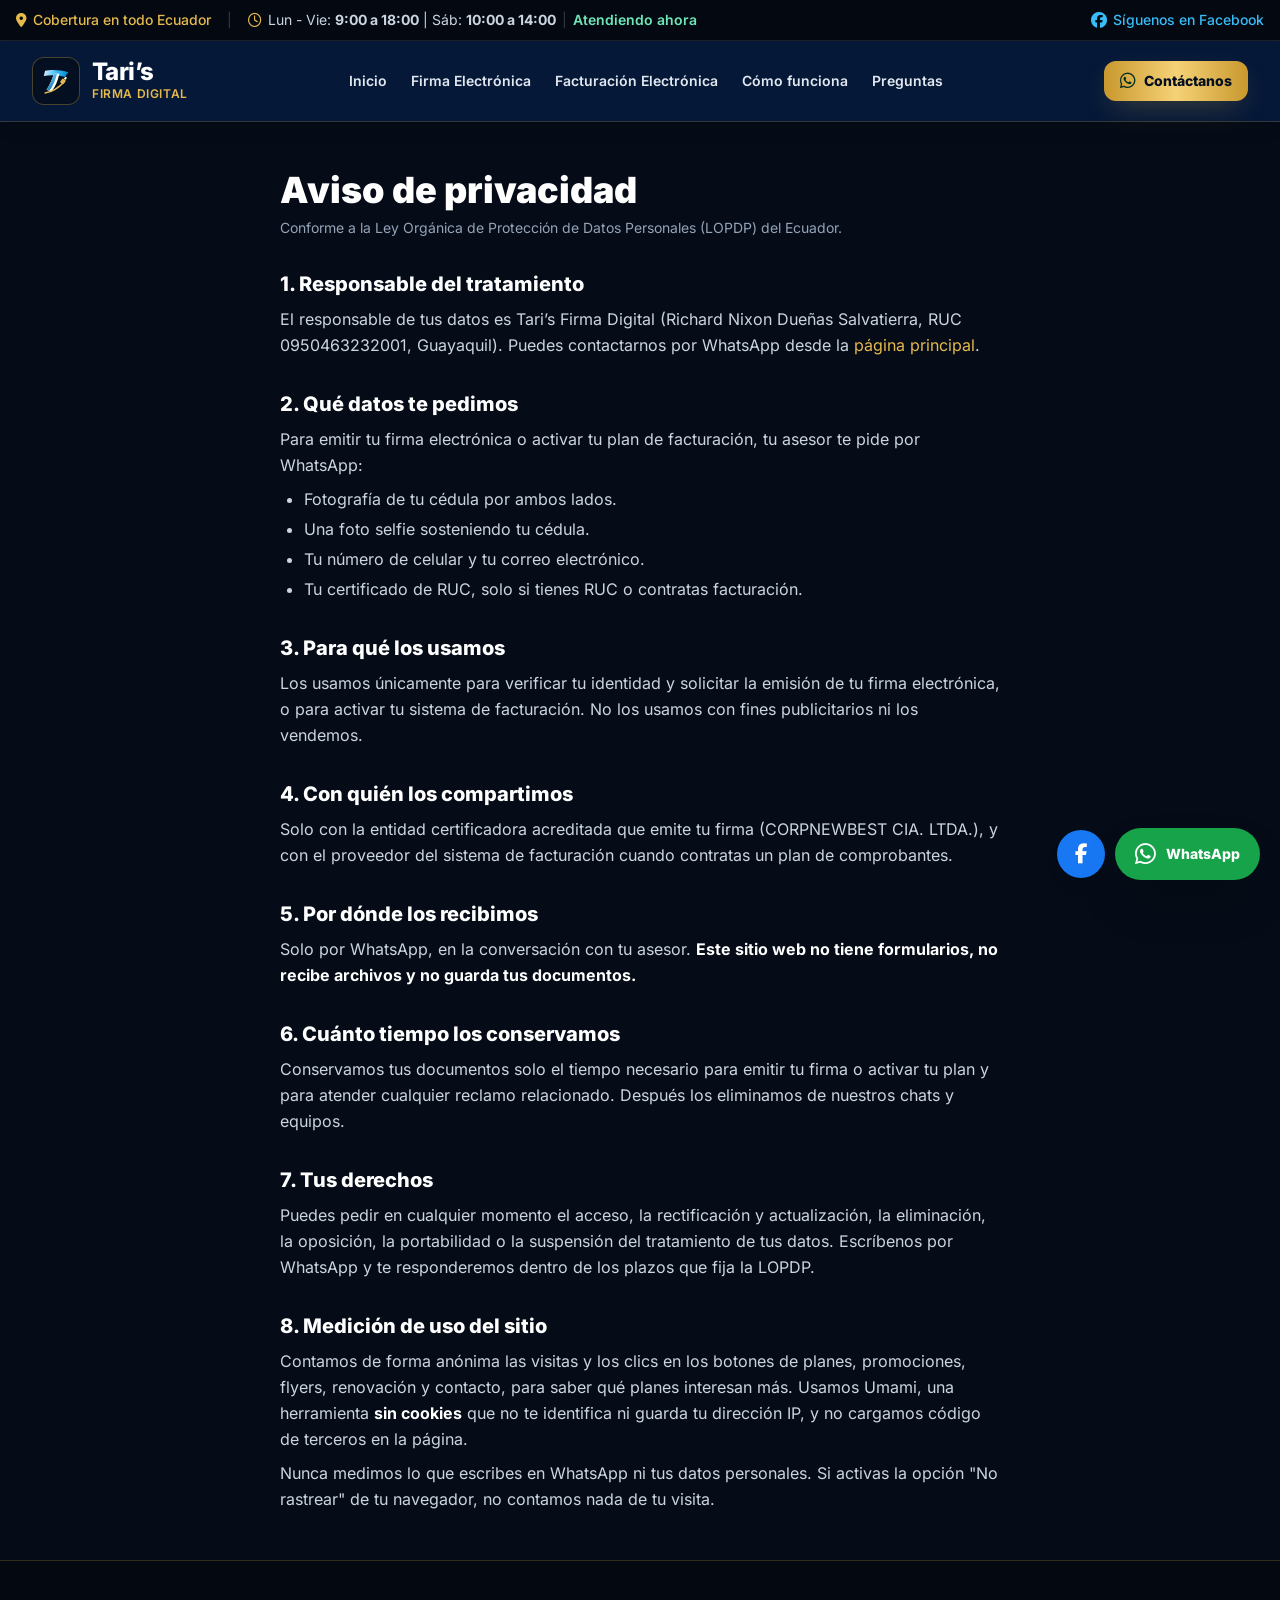
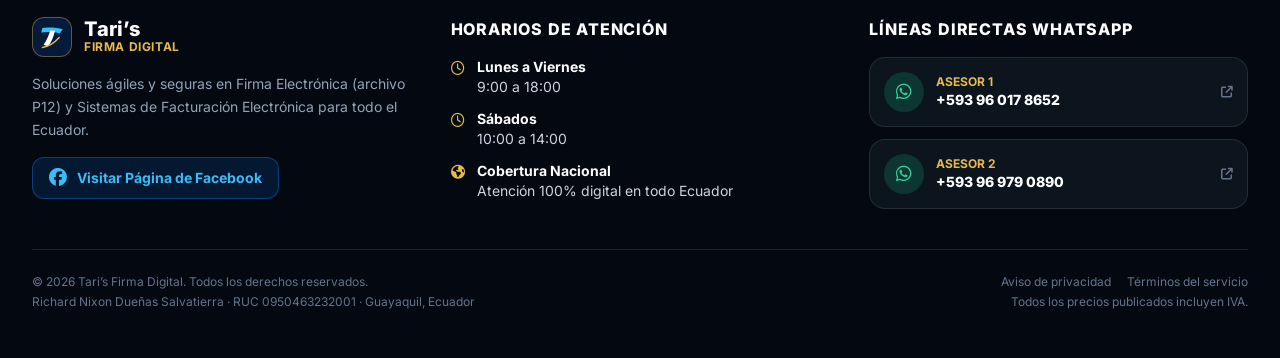
<file: privacidad.html>
<!DOCTYPE html>
<html lang="es" class="scroll-smooth">
<head>
    <meta charset="UTF-8">
    <meta name="viewport" content="width=device-width, initial-scale=1.0">
    <title>Aviso de privacidad | Tari's Firma Digital</title>

    <!-- Política de seguridad de contenido (research R13) -->
    <meta http-equiv="Content-Security-Policy" content="default-src 'self' file:; script-src 'self' file:; style-src 'self' file: https://cdnjs.cloudflare.com; font-src 'self' file: https://cdnjs.cloudflare.com; img-src 'self' file: data:; connect-src 'self' https://gateway.umami.is; base-uri 'self'; form-action 'none'; object-src 'none'">

    <meta name="description" content="Cómo trata Tari's Firma Digital los datos y documentos que envías a tu asesor por WhatsApp para emitir tu firma electrónica, según la LOPDP del Ecuador.">
    <meta name="robots" content="index, follow">
    <link rel="canonical" href="https://tari-firma-digital.vercel.app/privacidad.html">
    <link rel="icon" href="favicon.svg" type="image/svg+xml">
    <link rel="apple-touch-icon" href="apple-touch-icon.png">

    <link rel="stylesheet" href="tailwind.css">
    <link rel="stylesheet" href="https://cdnjs.cloudflare.com/ajax/libs/font-awesome/6.5.1/css/all.min.css"
          integrity="sha512-DTOQO9RWCH3ppGqcWaEA1BIZOC6xxalwEsw9c2QQeAIftl+Vegovlnee1c9QX4TctnWMn13TZye+giMm8e2LwA=="
          crossorigin="anonymous" referrerpolicy="no-referrer">
    <link rel="stylesheet" href="styles.css">
</head>
<body class="bg-[#050C17] text-white font-sans antialiased selection:bg-taris-gold selection:text-taris-dark">

    <!-- COMPARTIDO: INICIO CABECERA (idéntico en todas las páginas; lo vigila tests/layout.test.js) -->
    <!-- AVISO SIN JAVASCRIPT (los planes y los botones de WhatsApp los genera script.js) -->
    <noscript>
        <div class="aviso-sin-js">
            Para ver nuestros planes y contactar a un asesor por WhatsApp, activa JavaScript en tu navegador.
        </div>
    </noscript>

    <!-- BARRA SUPERIOR DE INFORMACIÓN Y HORARIOS -->
    <div class="bg-[#030811] border-b border-white/10 text-xs sm:text-sm py-2.5 px-4">
        <div class="max-w-7xl mx-auto flex flex-col md:flex-row justify-between items-center gap-2 text-slate-300">
            <div class="flex flex-wrap items-center justify-center gap-4">
                <span class="flex items-center gap-1.5 text-taris-gold font-medium">
                    <i class="fa-solid fa-location-dot"></i> Cobertura en todo Ecuador
                </span>
                <span class="hidden sm:inline text-white/20">|</span>
                <span class="flex items-center gap-1.5">
                    <i class="fa-regular fa-clock text-taris-gold"></i>
                    <span>Lun - Vie: <strong data-horario="semana"></strong> | Sáb: <strong data-horario="sabado"></strong></span>
                    <span class="hidden sm:inline text-white/20">|</span>
                    <span class="font-semibold text-amber-300" data-atencion role="status"></span>
                </span>
            </div>
            <div class="flex items-center gap-4">
                <a href="#" data-facebook target="_blank" rel="noopener noreferrer"
                   class="flex items-center gap-1.5 text-sky-400 hover:text-sky-300 transition font-medium">
                    <i class="fa-brands fa-facebook text-base"></i> Síguenos en Facebook
                </a>
            </div>
        </div>
    </div>

    <!-- NAVEGACIÓN PRINCIPAL -->
    <header class="sticky top-0 z-40 bg-[#061A3A]/95 backdrop-blur-md border-b border-taris-gold/20 shadow-lg">
        <div class="max-w-7xl mx-auto px-4 sm:px-6 lg:px-8">
            <div class="flex justify-between items-center h-20">
                <!-- Logo Tari's Recreación Vectorial -->
                <a href="index.html" class="flex items-center gap-3 group" aria-label="Tari’s Firma Digital, ir al inicio">
                    <div class="w-12 h-12 rounded-xl bg-[#040F22] border border-taris-gold/30 flex items-center justify-center p-1.5 shadow-inner group-hover:border-taris-gold transition">
                        <svg viewBox="0 0 100 100" class="w-full h-full" fill="none" xmlns="http://www.w3.org/2000/svg" aria-hidden="true">
                            <path d="M18 20 C35 16, 68 18, 86 24 L76 38 C60 33, 35 32, 14 35 Z" fill="url(#skyGrad)"/>
                            <path d="M44 28 L60 29 C55 50, 48 68, 36 82 L22 76 C32 62, 39 45, 44 28 Z" fill="#FFFFFF"/>
                            <path d="M44 28 L53 28.5 C48 48, 41 65, 30 79 L22 76 C32 62, 39 45, 44 28 Z" fill="url(#blueGrad)"/>
                            <path d="M18 85 C38 82, 58 70, 74 52" stroke="#E5B94C" stroke-width="4.5" stroke-linecap="round"/>
                            <rect x="70" y="42" width="12" height="14" rx="2" transform="rotate(38 70 42)" fill="#E5B94C"/>
                            <rect x="78" y="37" width="6" height="8" rx="1" transform="rotate(38 78 37)" fill="#FFF2C2"/>
                            <defs>
                                <linearGradient id="skyGrad" x1="14" y1="20" x2="86" y2="35" gradientUnits="userSpaceOnUse">
                                    <stop stop-color="#E0F2FE"/>
                                    <stop offset="0.5" stop-color="#38BDF8"/>
                                    <stop offset="1" stop-color="#0284C7"/>
                                </linearGradient>
                                <linearGradient id="blueGrad" x1="22" y1="28" x2="53" y2="79" gradientUnits="userSpaceOnUse">
                                    <stop stop-color="#7DD3FC"/>
                                    <stop offset="1" stop-color="#0369A1"/>
                                </linearGradient>
                            </defs>
                        </svg>
                    </div>
                    <div>
                        <span class="block text-2xl font-extrabold tracking-tight text-white leading-none">Tari’s</span>
                        <span class="block text-xs font-semibold tracking-wider text-taris-gold uppercase mt-0.5">Firma Digital</span>
                    </div>
                </a>

                <!-- Menú Desktop (el enlace de la página actual recibe aria-current desde script.js) -->
                <nav class="hidden xl:flex items-center gap-6 whitespace-nowrap text-sm font-semibold text-slate-200" aria-label="Menú principal">
                    <a href="index.html#promociones" data-promo-any data-ver-promocion="menu" class="hidden text-taris-gold hover:text-taris-goldLight transition flex items-center gap-1.5">
                        <i class="fa-solid fa-fire text-red-500"></i> Promociones
                    </a>
                    <a href="index.html" data-nav="index" class="hover:text-taris-gold transition aria-[current=page]:text-taris-gold">Inicio</a>
                    <a href="firma.html" data-nav="firma" class="hover:text-taris-gold transition aria-[current=page]:text-taris-gold">Firma Electrónica</a>
                    <a href="facturacion.html" data-nav="facturacion" class="hover:text-taris-gold transition aria-[current=page]:text-taris-gold">Facturación Electrónica</a>
                    <a href="index.html#como-funciona" class="hover:text-taris-gold transition">Cómo funciona</a>
                    <a href="index.html#preguntas" class="hover:text-taris-gold transition">Preguntas</a>
                </nav>

                <!-- Botón Directo Asesores + Menú Móvil -->
                <div class="flex items-center gap-2 sm:gap-3">
                    <button type="button" data-open-advisor="general"
                            class="gold-gradient text-taris-dark font-extrabold text-xs sm:text-sm px-4 py-2.5 rounded-xl shadow-gold hover:brightness-110 transition flex items-center gap-2 cursor-pointer">
                        <i class="fa-brands fa-whatsapp text-lg text-emerald-950"></i>
                        <span>Contáctanos</span>
                    </button>
                    <button id="mobile-menu-btn" type="button" aria-controls="mobile-menu" aria-expanded="false" class="xl:hidden p-2.5 rounded-xl bg-white/10 text-white hover:bg-white/20 transition" aria-label="Abrir menú">
                        <i class="fa-solid fa-bars text-lg"></i>
                    </button>
                </div>
            </div>
        </div>

        <!-- Menú Móvil Desplegable -->
        <div id="mobile-menu" class="hidden xl:hidden bg-[#040F22] border-t border-white/10 px-4 pt-3 pb-5 space-y-2">
            <a href="index.html#promociones" data-promo-any data-ver-promocion="menu" class="hidden block px-3 py-2.5 rounded-lg text-taris-gold font-bold bg-white/5">
                <i class="fa-solid fa-fire text-red-500 mr-2"></i> Promociones Vigentes
            </a>
            <a href="index.html" data-nav="index" class="block px-3 py-2.5 rounded-lg text-slate-200 hover:bg-white/5 font-medium aria-[current=page]:text-taris-gold">Inicio</a>
            <a href="firma.html" data-nav="firma" class="block px-3 py-2.5 rounded-lg text-slate-200 hover:bg-white/5 font-medium aria-[current=page]:text-taris-gold">Firma Electrónica (P12)</a>
            <a href="facturacion.html" data-nav="facturacion" class="block px-3 py-2.5 rounded-lg text-slate-200 hover:bg-white/5 font-medium aria-[current=page]:text-taris-gold">Facturación Electrónica</a>
            <a href="index.html#como-funciona" class="block px-3 py-2.5 rounded-lg text-slate-200 hover:bg-white/5 font-medium">Cómo funciona</a>
            <a href="index.html#preguntas" class="block px-3 py-2.5 rounded-lg text-slate-200 hover:bg-white/5 font-medium">Preguntas frecuentes</a>
            <a href="#" data-facebook target="_blank" rel="noopener noreferrer"
               class="block px-3 py-2.5 rounded-lg text-sky-400 hover:bg-white/5 font-medium">
                <i class="fa-brands fa-facebook mr-2"></i> Página Oficial en Facebook
            </a>
        </div>
    </header>
    <!-- COMPARTIDO: FIN CABECERA -->

    <!-- SECCIÓN: AVISO DE PRIVACIDAD (FR-014, research R11).
         Texto confirmado por el responsable del negocio el 2026-11-26 (FR-038). -->
    <main class="max-w-3xl mx-auto px-4 sm:px-6 py-12 space-y-8 text-slate-300 leading-relaxed">
        <div>
            <h1 class="text-3xl sm:text-4xl font-black text-white">Aviso de privacidad</h1>
            <p class="text-sm text-slate-400 mt-2">Conforme a la Ley Orgánica de Protección de Datos Personales (LOPDP) del Ecuador.</p>
        </div>

        <section class="space-y-2">
            <h2 class="text-xl font-extrabold text-white">1. Responsable del tratamiento</h2>
            <p>El responsable de tus datos es Tari’s Firma Digital<span data-legal-group class="hidden"> (<span data-legal="razonSocial"></span>, RUC <span data-legal="ruc"></span>, <span data-legal="ciudad"></span>)</span>. Puedes contactarnos por WhatsApp desde la <a href="index.html" class="text-taris-gold hover:underline">página principal</a>.</p>
        </section>

        <section class="space-y-2">
            <h2 class="text-xl font-extrabold text-white">2. Qué datos te pedimos</h2>
            <p>Para emitir tu firma electrónica o activar tu plan de facturación, tu asesor te pide por WhatsApp:</p>
            <ul class="list-disc pl-6 space-y-1">
                <li>Fotografía de tu cédula por ambos lados.</li>
                <li>Una foto selfie sosteniendo tu cédula.</li>
                <li>Tu número de celular y tu correo electrónico.</li>
                <li>Tu certificado de RUC, solo si tienes RUC o contratas facturación.</li>
            </ul>
        </section>

        <section class="space-y-2">
            <h2 class="text-xl font-extrabold text-white">3. Para qué los usamos</h2>
            <p>Los usamos únicamente para verificar tu identidad y solicitar la emisión de tu firma electrónica, o para activar tu sistema de facturación. No los usamos con fines publicitarios ni los vendemos.</p>
        </section>

        <section class="space-y-2">
            <h2 class="text-xl font-extrabold text-white">4. Con quién los compartimos</h2>
            <p>Solo con la entidad certificadora acreditada que emite tu firma<span data-legal-group class="hidden"> (<span data-legal="entidadCertificadora"></span>)</span>, y con el proveedor del sistema de facturación cuando contratas un plan de comprobantes.</p>
        </section>

        <section class="space-y-2">
            <h2 class="text-xl font-extrabold text-white">5. Por dónde los recibimos</h2>
            <p>Solo por WhatsApp, en la conversación con tu asesor. <strong class="text-white">Este sitio web no tiene formularios, no recibe archivos y no guarda tus documentos.</strong></p>
        </section>

        <section class="space-y-2">
            <h2 class="text-xl font-extrabold text-white">6. Cuánto tiempo los conservamos</h2>
            <p>Conservamos tus documentos solo el tiempo necesario para emitir tu firma o activar tu plan y para atender cualquier reclamo relacionado. Después los eliminamos de nuestros chats y equipos.</p>
        </section>

        <section class="space-y-2">
            <h2 class="text-xl font-extrabold text-white">7. Tus derechos</h2>
            <p>Puedes pedir en cualquier momento el acceso, la rectificación y actualización, la eliminación, la oposición, la portabilidad o la suspensión del tratamiento de tus datos. Escríbenos por WhatsApp y te responderemos dentro de los plazos que fija la LOPDP.</p>
        </section>

        <section class="space-y-2">
            <h2 class="text-xl font-extrabold text-white">8. Medición de uso del sitio</h2>
            <p>Contamos de forma anónima las visitas y los clics en los botones de planes, promociones, flyers, renovación y contacto, para saber qué planes interesan más. Usamos Umami, una herramienta <strong class="text-white">sin cookies</strong> que no te identifica ni guarda tu dirección IP, y no cargamos código de terceros en la página.</p>
            <p>Nunca medimos lo que escribes en WhatsApp ni tus datos personales. Si activas la opción "No rastrear" de tu navegador, no contamos nada de tu visita.</p>
        </section>
    </main>

    <!-- COMPARTIDO: INICIO PIE (footer, botones flotantes y modal; idéntico en todas las páginas) -->
    <!-- FOOTER Y CONTACTO DIRECTO -->
    <footer class="bg-[#030811] border-t border-taris-gold/20 pt-14 pb-24 sm:pb-12 px-4 sm:px-6 lg:px-8">
        <div class="max-w-7xl mx-auto">
            <div class="grid md:grid-cols-3 gap-10 pb-10 border-b border-white/10">
                <div class="space-y-4">
                    <div class="flex items-center gap-3">
                        <div class="w-10 h-10 rounded-xl bg-[#061A3A] border border-taris-gold/40 flex items-center justify-center p-1">
                            <svg viewBox="0 0 100 100" class="w-full h-full" fill="none" xmlns="http://www.w3.org/2000/svg">
                                <path d="M18 20 C35 16, 68 18, 86 24 L76 38 C60 33, 35 32, 14 35 Z" fill="#38BDF8"/>
                                <path d="M44 28 L60 29 C55 50, 48 68, 36 82 L22 76 C32 62, 39 45, 44 28 Z" fill="#FFFFFF"/>
                                <path d="M18 85 C38 82, 58 70, 74 52" stroke="#E5B94C" stroke-width="5" stroke-linecap="round"/>
                            </svg>
                        </div>
                        <div>
                            <span class="block text-xl font-extrabold text-white leading-none">Tari’s</span>
                            <span class="block text-xs font-bold text-taris-gold uppercase tracking-wider">Firma Digital</span>
                        </div>
                    </div>
                    <p class="text-slate-400 text-sm leading-relaxed">
                        Soluciones ágiles y seguras en Firma Electrónica (archivo P12) y Sistemas de Facturación Electrónica para todo el Ecuador.
                    </p>
                    <a href="#" data-facebook target="_blank" rel="noopener noreferrer"
                       class="inline-flex items-center gap-2.5 px-4 py-2.5 rounded-xl bg-[#1877F2]/15 border border-[#1877F2]/40 text-sky-400 hover:bg-[#1877F2] hover:text-white transition text-sm font-bold">
                        <i class="fa-brands fa-facebook text-lg"></i>
                        <span>Visitar Página de Facebook</span>
                    </a>
                </div>

                <div class="space-y-4">
                    <h2 class="text-base font-extrabold text-white uppercase tracking-wider">Horarios de Atención</h2>
                    <ul class="space-y-3 text-sm text-slate-300">
                        <li class="flex items-start gap-3">
                            <i class="fa-regular fa-clock text-taris-gold mt-1"></i>
                            <div>
                                <strong class="block text-white">Lunes a Viernes</strong>
                                <span data-horario="semana"></span>
                            </div>
                        </li>
                        <li class="flex items-start gap-3">
                            <i class="fa-regular fa-clock text-taris-gold mt-1"></i>
                            <div>
                                <strong class="block text-white">Sábados</strong>
                                <span data-horario="sabado"></span>
                            </div>
                        </li>
                        <li class="flex items-start gap-3">
                            <i class="fa-solid fa-earth-americas text-taris-gold mt-1"></i>
                            <div>
                                <strong class="block text-white">Cobertura Nacional</strong>
                                <span>Atención 100% digital en todo Ecuador</span>
                            </div>
                        </li>
                    </ul>
                </div>

                <div class="space-y-4">
                    <h2 class="text-base font-extrabold text-white uppercase tracking-wider">Líneas Directas WhatsApp</h2>
                    <div class="space-y-3">
                        <a href="#" data-whatsapp="asesor1" data-mensaje="ayuda"
                           target="_blank" rel="noopener noreferrer"
                           class="flex items-center justify-between p-3.5 rounded-2xl bg-[#0C141D] border border-white/10 hover:border-emerald-500/50 transition group">
                            <div class="flex items-center gap-3">
                                <span class="w-10 h-10 rounded-full bg-emerald-500/20 text-emerald-400 flex items-center justify-center text-lg group-hover:bg-emerald-500 group-hover:text-white transition">
                                    <i class="fa-brands fa-whatsapp"></i>
                                </span>
                                <div>
                                    <span class="block text-xs font-bold text-taris-gold uppercase">Asesor 1</span>
                                    <span class="block text-sm font-extrabold text-white" data-phone="asesor1"></span>
                                </div>
                            </div>
                            <i class="fa-solid fa-arrow-up-right-from-square text-slate-500 group-hover:text-white text-xs"></i>
                        </a>

                        <a href="#" data-whatsapp="asesor2" data-mensaje="ayuda"
                           target="_blank" rel="noopener noreferrer"
                           class="flex items-center justify-between p-3.5 rounded-2xl bg-[#0C141D] border border-white/10 hover:border-emerald-500/50 transition group">
                            <div class="flex items-center gap-3">
                                <span class="w-10 h-10 rounded-full bg-emerald-500/20 text-emerald-400 flex items-center justify-center text-lg group-hover:bg-emerald-500 group-hover:text-white transition">
                                    <i class="fa-brands fa-whatsapp"></i>
                                </span>
                                <div>
                                    <span class="block text-xs font-bold text-taris-gold uppercase">Asesor 2</span>
                                    <span class="block text-sm font-extrabold text-white" data-phone="asesor2"></span>
                                </div>
                            </div>
                            <i class="fa-solid fa-arrow-up-right-from-square text-slate-500 group-hover:text-white text-xs"></i>
                        </a>
                    </div>
                </div>
            </div>

            <div class="pt-6 flex flex-col sm:flex-row justify-between items-center gap-4 text-xs text-slate-500">
                <div class="text-center sm:text-left space-y-1">
                    <p>© <span data-anio>2026</span> Tari’s Firma Digital. Todos los derechos reservados.</p>
                    <!-- Identidad legal (FR-012): visible cuando el responsable entregue los datos -->
                    <p data-legal-group class="hidden">
                        <span data-legal="razonSocial"></span> · RUC <span data-legal="ruc"></span> · <span data-legal="ciudad"></span>, Ecuador
                    </p>
                </div>
                <div class="flex flex-col sm:items-end items-center gap-1">
                    <nav class="flex gap-4" aria-label="Información legal">
                        <a href="privacidad.html" class="hover:text-taris-gold transition underline-offset-4 hover:underline">Aviso de privacidad</a>
                        <a href="terminos.html" class="hover:text-taris-gold transition underline-offset-4 hover:underline">Términos del servicio</a>
                    </nav>
                    <p>Todos los precios publicados incluyen IVA.</p>
                </div>
            </div>
        </div>
    </footer>

    <!-- BOTÓN FLOTANTE DE WHATSAPP Y FACEBOOK -->
    <div class="fixed bottom-5 right-5 z-40 flex items-center gap-2.5">
        <a href="#" data-facebook target="_blank" rel="noopener noreferrer"
           aria-label="Facebook Tari's"
           class="w-12 h-12 rounded-full bg-[#1877F2] text-white shadow-lg hover:scale-110 transition flex items-center justify-center text-xl">
            <i class="fa-brands fa-facebook-f"></i>
        </a>
        <button type="button" data-open-advisor="flotante"
                class="bg-[#16A34A] hover:bg-[#15803D] text-white font-extrabold px-5 py-3.5 rounded-full shadow-2xl hover:scale-105 transition flex items-center gap-2.5 cursor-pointer">
            <i class="fa-brands fa-whatsapp text-2xl"></i>
            <span class="text-sm">WhatsApp</span>
        </button>
    </div>

    <!-- MODAL SELECTOR DE ASESOR (ASESOR 1 O ASESOR 2) -->
    <div id="advisor-modal" role="dialog" aria-modal="true" aria-labelledby="advisor-modal-title" class="fixed inset-0 z-50 hidden items-center justify-center p-4 bg-black/80 backdrop-blur-sm">
        <div class="bg-[#0C1624] border-2 border-taris-gold/60 rounded-3xl max-w-md w-full p-6 sm:p-7 shadow-2xl transform transition-all relative">
            <button type="button" data-modal-close aria-label="Cerrar ventana"
                    class="absolute top-4 right-4 w-9 h-9 rounded-full bg-white/10 hover:bg-white/20 text-slate-300 flex items-center justify-center transition cursor-pointer">
                <i class="fa-solid fa-xmark"></i>
            </button>

            <div class="text-center mb-5">
                <div class="w-14 h-14 rounded-2xl bg-emerald-500/20 border border-emerald-500/40 text-emerald-400 flex items-center justify-center text-3xl mx-auto mb-3">
                    <i class="fa-brands fa-whatsapp"></i>
                </div>
                <h3 id="advisor-modal-title" class="text-xl font-black text-white">Elige tu Asesor en Línea</h3>
                <p class="text-xs font-semibold mt-2 text-amber-300" data-atencion></p>
                <p class="text-xs text-slate-400 mt-1">Se enviará automáticamente el detalle de tu selección:</p>
            </div>

            <div class="bg-[#060D17] border border-taris-gold/30 rounded-2xl p-3.5 mb-5 text-center">
                <span id="modal-product-text" class="text-sm font-bold text-taris-gold"></span>
            </div>

            <div class="space-y-3">
                <a id="link-asesor-1" href="#" target="_blank" rel="noopener noreferrer"
                   class="w-full gold-gradient text-taris-dark font-extrabold p-4 rounded-2xl shadow-gold hover:brightness-110 transition flex items-center justify-between">
                    <div class="flex items-center gap-3">
                        <span class="w-10 h-10 rounded-full bg-[#16A34A] text-white flex items-center justify-center text-xl shadow">
                            <i class="fa-brands fa-whatsapp"></i>
                        </span>
                        <div class="text-left">
                            <span data-advisor-label class="block text-xs uppercase font-black tracking-wider text-taris-navy">Asesor 1 <span data-suggested-badge class="hidden ml-1 text-xs font-black uppercase bg-taris-dark text-taris-goldLight px-2 py-0.5 rounded-md">Sugerido</span></span>
                            <span class="block text-base font-black" data-phone="asesor1"></span>
                        </div>
                    </div>
                    <span data-advisor-chip class="text-xs font-extrabold bg-taris-dark/15 px-3 py-1.5 rounded-lg">Enviar →</span>
                </a>

                <a id="link-asesor-2" href="#" target="_blank" rel="noopener noreferrer"
                   class="w-full bg-[#112442] border border-taris-gold/50 hover:bg-[#173159] text-white font-extrabold p-4 rounded-2xl transition flex items-center justify-between">
                    <div class="flex items-center gap-3">
                        <span class="w-10 h-10 rounded-full bg-[#16A34A] text-white flex items-center justify-center text-xl shadow">
                            <i class="fa-brands fa-whatsapp"></i>
                        </span>
                        <div class="text-left">
                            <span data-advisor-label class="block text-xs uppercase font-black tracking-wider text-taris-gold">Asesor 2 <span data-suggested-badge class="hidden ml-1 text-xs font-black uppercase bg-taris-dark text-taris-goldLight px-2 py-0.5 rounded-md">Sugerido</span></span>
                            <span class="block text-base font-black" data-phone="asesor2"></span>
                        </div>
                    </div>
                    <span data-advisor-chip class="text-xs font-extrabold bg-white/10 px-3 py-1.5 rounded-lg">Enviar →</span>
                </a>
            </div>
        </div>
    </div>
    <!-- COMPARTIDO: FIN PIE -->

    <script src="script.js"></script>
</body>
</html>
</file>
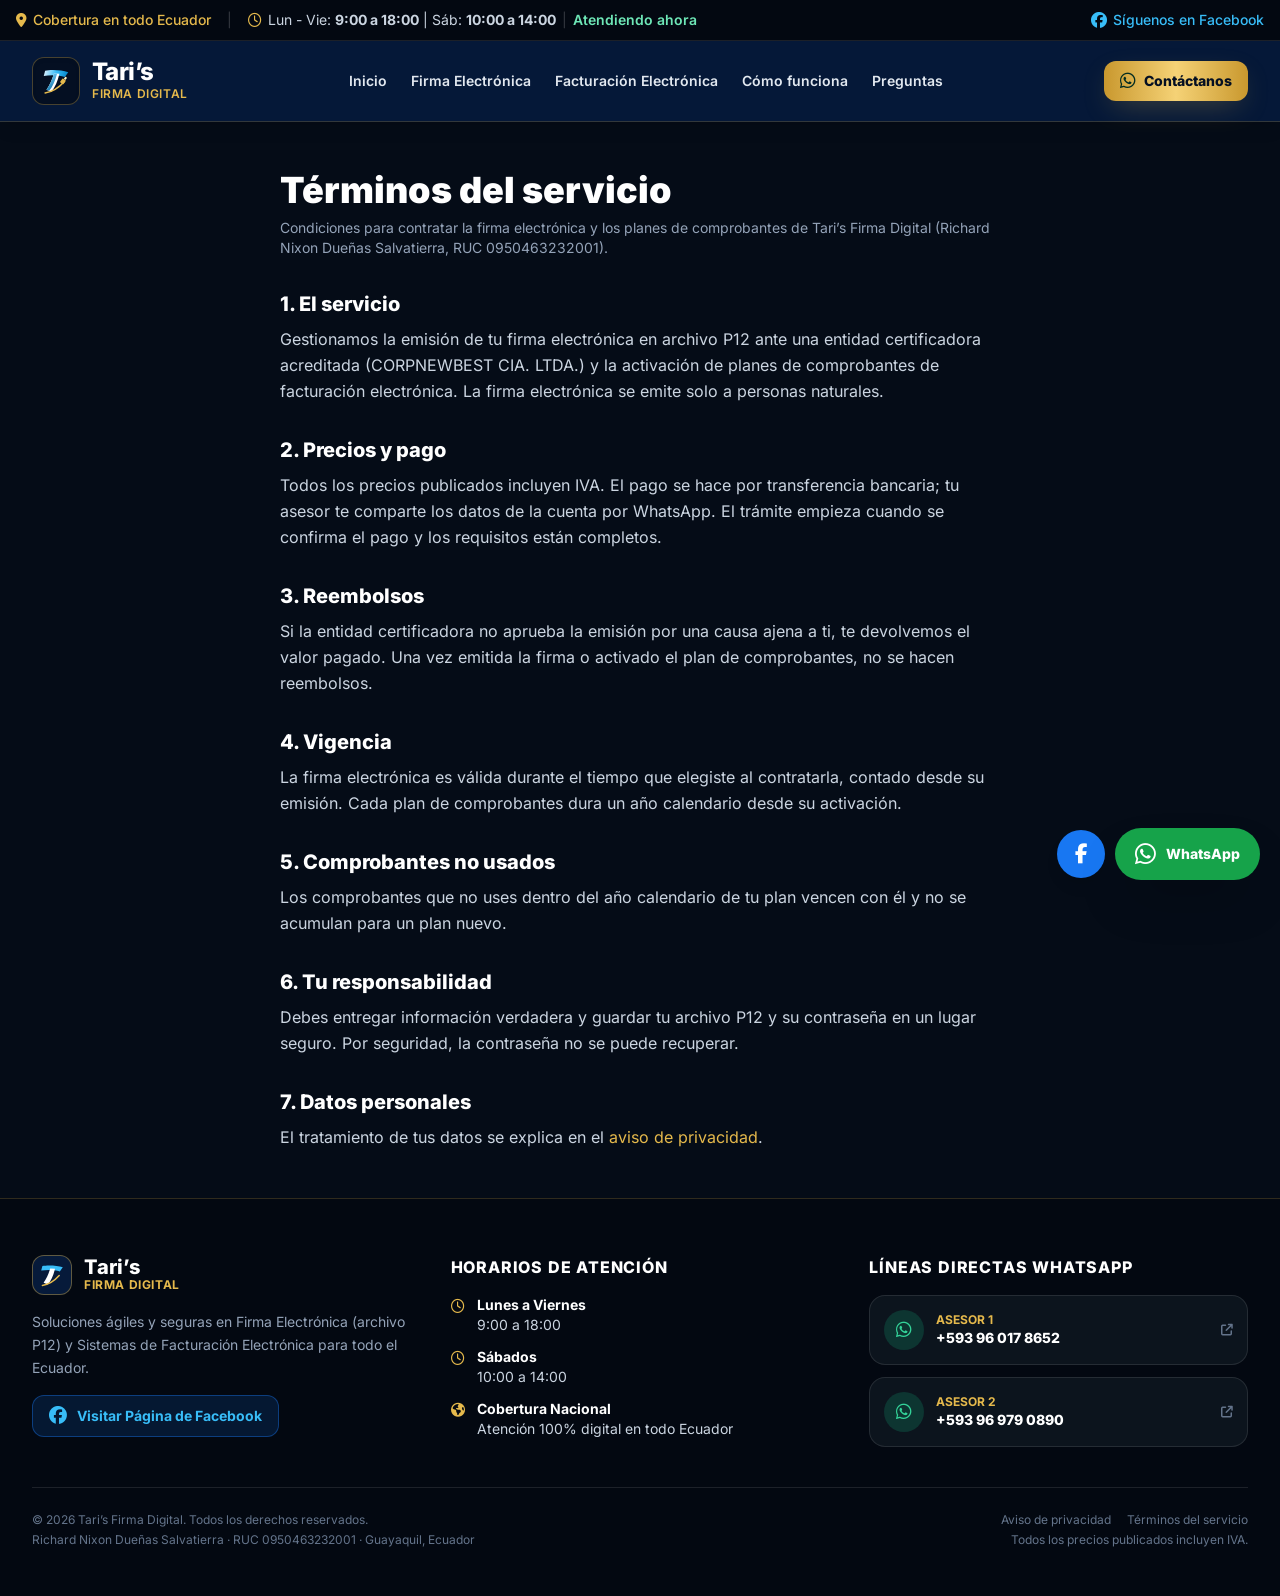
<file: terminos.html>
<!DOCTYPE html>
<html lang="es" class="scroll-smooth">
<head>
    <meta charset="UTF-8">
    <meta name="viewport" content="width=device-width, initial-scale=1.0">
    <title>Términos del servicio | Tari's Firma Digital</title>

    <!-- Política de seguridad de contenido (research R13) -->
    <meta http-equiv="Content-Security-Policy" content="default-src 'self' file:; script-src 'self' file:; style-src 'self' file: https://cdnjs.cloudflare.com; font-src 'self' file: https://cdnjs.cloudflare.com; img-src 'self' file: data:; connect-src 'self' https://gateway.umami.is; base-uri 'self'; form-action 'none'; object-src 'none'">

    <meta name="description" content="Términos del servicio de Tari's Firma Digital: emisión de la firma electrónica P12, planes de comprobantes, pagos, reembolsos y vigencia.">
    <meta name="robots" content="index, follow">
    <link rel="canonical" href="https://tari-firma-digital.vercel.app/terminos.html">
    <link rel="icon" href="favicon.svg" type="image/svg+xml">
    <link rel="apple-touch-icon" href="apple-touch-icon.png">

    <link rel="stylesheet" href="tailwind.css">
    <link rel="stylesheet" href="https://cdnjs.cloudflare.com/ajax/libs/font-awesome/6.5.1/css/all.min.css"
          integrity="sha512-DTOQO9RWCH3ppGqcWaEA1BIZOC6xxalwEsw9c2QQeAIftl+Vegovlnee1c9QX4TctnWMn13TZye+giMm8e2LwA=="
          crossorigin="anonymous" referrerpolicy="no-referrer">
    <link rel="stylesheet" href="styles.css">
</head>
<body class="bg-[#050C17] text-white font-sans antialiased selection:bg-taris-gold selection:text-taris-dark">

    <!-- COMPARTIDO: INICIO CABECERA (idéntico en todas las páginas; lo vigila tests/layout.test.js) -->
    <!-- AVISO SIN JAVASCRIPT (los planes y los botones de WhatsApp los genera script.js) -->
    <noscript>
        <div class="aviso-sin-js">
            Para ver nuestros planes y contactar a un asesor por WhatsApp, activa JavaScript en tu navegador.
        </div>
    </noscript>

    <!-- BARRA SUPERIOR DE INFORMACIÓN Y HORARIOS -->
    <div class="bg-[#030811] border-b border-white/10 text-xs sm:text-sm py-2.5 px-4">
        <div class="max-w-7xl mx-auto flex flex-col md:flex-row justify-between items-center gap-2 text-slate-300">
            <div class="flex flex-wrap items-center justify-center gap-4">
                <span class="flex items-center gap-1.5 text-taris-gold font-medium">
                    <i class="fa-solid fa-location-dot"></i> Cobertura en todo Ecuador
                </span>
                <span class="hidden sm:inline text-white/20">|</span>
                <span class="flex items-center gap-1.5">
                    <i class="fa-regular fa-clock text-taris-gold"></i>
                    <span>Lun - Vie: <strong data-horario="semana"></strong> | Sáb: <strong data-horario="sabado"></strong></span>
                    <span class="hidden sm:inline text-white/20">|</span>
                    <span class="font-semibold text-amber-300" data-atencion role="status"></span>
                </span>
            </div>
            <div class="flex items-center gap-4">
                <a href="#" data-facebook target="_blank" rel="noopener noreferrer"
                   class="flex items-center gap-1.5 text-sky-400 hover:text-sky-300 transition font-medium">
                    <i class="fa-brands fa-facebook text-base"></i> Síguenos en Facebook
                </a>
            </div>
        </div>
    </div>

    <!-- NAVEGACIÓN PRINCIPAL -->
    <header class="sticky top-0 z-40 bg-[#061A3A]/95 backdrop-blur-md border-b border-taris-gold/20 shadow-lg">
        <div class="max-w-7xl mx-auto px-4 sm:px-6 lg:px-8">
            <div class="flex justify-between items-center h-20">
                <!-- Logo Tari's Recreación Vectorial -->
                <a href="index.html" class="flex items-center gap-3 group" aria-label="Tari’s Firma Digital, ir al inicio">
                    <div class="w-12 h-12 rounded-xl bg-[#040F22] border border-taris-gold/30 flex items-center justify-center p-1.5 shadow-inner group-hover:border-taris-gold transition">
                        <svg viewBox="0 0 100 100" class="w-full h-full" fill="none" xmlns="http://www.w3.org/2000/svg" aria-hidden="true">
                            <path d="M18 20 C35 16, 68 18, 86 24 L76 38 C60 33, 35 32, 14 35 Z" fill="url(#skyGrad)"/>
                            <path d="M44 28 L60 29 C55 50, 48 68, 36 82 L22 76 C32 62, 39 45, 44 28 Z" fill="#FFFFFF"/>
                            <path d="M44 28 L53 28.5 C48 48, 41 65, 30 79 L22 76 C32 62, 39 45, 44 28 Z" fill="url(#blueGrad)"/>
                            <path d="M18 85 C38 82, 58 70, 74 52" stroke="#E5B94C" stroke-width="4.5" stroke-linecap="round"/>
                            <rect x="70" y="42" width="12" height="14" rx="2" transform="rotate(38 70 42)" fill="#E5B94C"/>
                            <rect x="78" y="37" width="6" height="8" rx="1" transform="rotate(38 78 37)" fill="#FFF2C2"/>
                            <defs>
                                <linearGradient id="skyGrad" x1="14" y1="20" x2="86" y2="35" gradientUnits="userSpaceOnUse">
                                    <stop stop-color="#E0F2FE"/>
                                    <stop offset="0.5" stop-color="#38BDF8"/>
                                    <stop offset="1" stop-color="#0284C7"/>
                                </linearGradient>
                                <linearGradient id="blueGrad" x1="22" y1="28" x2="53" y2="79" gradientUnits="userSpaceOnUse">
                                    <stop stop-color="#7DD3FC"/>
                                    <stop offset="1" stop-color="#0369A1"/>
                                </linearGradient>
                            </defs>
                        </svg>
                    </div>
                    <div>
                        <span class="block text-2xl font-extrabold tracking-tight text-white leading-none">Tari’s</span>
                        <span class="block text-xs font-semibold tracking-wider text-taris-gold uppercase mt-0.5">Firma Digital</span>
                    </div>
                </a>

                <!-- Menú Desktop (el enlace de la página actual recibe aria-current desde script.js) -->
                <nav class="hidden xl:flex items-center gap-6 whitespace-nowrap text-sm font-semibold text-slate-200" aria-label="Menú principal">
                    <a href="index.html#promociones" data-promo-any data-ver-promocion="menu" class="hidden text-taris-gold hover:text-taris-goldLight transition flex items-center gap-1.5">
                        <i class="fa-solid fa-fire text-red-500"></i> Promociones
                    </a>
                    <a href="index.html" data-nav="index" class="hover:text-taris-gold transition aria-[current=page]:text-taris-gold">Inicio</a>
                    <a href="firma.html" data-nav="firma" class="hover:text-taris-gold transition aria-[current=page]:text-taris-gold">Firma Electrónica</a>
                    <a href="facturacion.html" data-nav="facturacion" class="hover:text-taris-gold transition aria-[current=page]:text-taris-gold">Facturación Electrónica</a>
                    <a href="index.html#como-funciona" class="hover:text-taris-gold transition">Cómo funciona</a>
                    <a href="index.html#preguntas" class="hover:text-taris-gold transition">Preguntas</a>
                </nav>

                <!-- Botón Directo Asesores + Menú Móvil -->
                <div class="flex items-center gap-2 sm:gap-3">
                    <button type="button" data-open-advisor="general"
                            class="gold-gradient text-taris-dark font-extrabold text-xs sm:text-sm px-4 py-2.5 rounded-xl shadow-gold hover:brightness-110 transition flex items-center gap-2 cursor-pointer">
                        <i class="fa-brands fa-whatsapp text-lg text-emerald-950"></i>
                        <span>Contáctanos</span>
                    </button>
                    <button id="mobile-menu-btn" type="button" aria-controls="mobile-menu" aria-expanded="false" class="xl:hidden p-2.5 rounded-xl bg-white/10 text-white hover:bg-white/20 transition" aria-label="Abrir menú">
                        <i class="fa-solid fa-bars text-lg"></i>
                    </button>
                </div>
            </div>
        </div>

        <!-- Menú Móvil Desplegable -->
        <div id="mobile-menu" class="hidden xl:hidden bg-[#040F22] border-t border-white/10 px-4 pt-3 pb-5 space-y-2">
            <a href="index.html#promociones" data-promo-any data-ver-promocion="menu" class="hidden block px-3 py-2.5 rounded-lg text-taris-gold font-bold bg-white/5">
                <i class="fa-solid fa-fire text-red-500 mr-2"></i> Promociones Vigentes
            </a>
            <a href="index.html" data-nav="index" class="block px-3 py-2.5 rounded-lg text-slate-200 hover:bg-white/5 font-medium aria-[current=page]:text-taris-gold">Inicio</a>
            <a href="firma.html" data-nav="firma" class="block px-3 py-2.5 rounded-lg text-slate-200 hover:bg-white/5 font-medium aria-[current=page]:text-taris-gold">Firma Electrónica (P12)</a>
            <a href="facturacion.html" data-nav="facturacion" class="block px-3 py-2.5 rounded-lg text-slate-200 hover:bg-white/5 font-medium aria-[current=page]:text-taris-gold">Facturación Electrónica</a>
            <a href="index.html#como-funciona" class="block px-3 py-2.5 rounded-lg text-slate-200 hover:bg-white/5 font-medium">Cómo funciona</a>
            <a href="index.html#preguntas" class="block px-3 py-2.5 rounded-lg text-slate-200 hover:bg-white/5 font-medium">Preguntas frecuentes</a>
            <a href="#" data-facebook target="_blank" rel="noopener noreferrer"
               class="block px-3 py-2.5 rounded-lg text-sky-400 hover:bg-white/5 font-medium">
                <i class="fa-brands fa-facebook mr-2"></i> Página Oficial en Facebook
            </a>
        </div>
    </header>
    <!-- COMPARTIDO: FIN CABECERA -->

    <!-- SECCIÓN: TÉRMINOS DEL SERVICIO (FR-015).
         Texto confirmado por el responsable del negocio el 2026-11-26 (FR-038). -->
    <main class="max-w-3xl mx-auto px-4 sm:px-6 py-12 space-y-8 text-slate-300 leading-relaxed">
        <div>
            <h1 class="text-3xl sm:text-4xl font-black text-white">Términos del servicio</h1>
            <p class="text-sm text-slate-400 mt-2">Condiciones para contratar la firma electrónica y los planes de comprobantes de Tari’s Firma Digital<span data-legal-group class="hidden"> (<span data-legal="razonSocial"></span>, RUC <span data-legal="ruc"></span>)</span>.</p>
        </div>

        <section class="space-y-2">
            <h2 class="text-xl font-extrabold text-white">1. El servicio</h2>
            <p>Gestionamos la emisión de tu firma electrónica en archivo P12 ante una entidad certificadora acreditada<span data-legal-group class="hidden"> (<span data-legal="entidadCertificadora"></span>)</span> y la activación de planes de comprobantes de facturación electrónica. La firma electrónica se emite solo a personas naturales.</p>
        </section>

        <section class="space-y-2">
            <h2 class="text-xl font-extrabold text-white">2. Precios y pago</h2>
            <p>Todos los precios publicados incluyen IVA. El pago se hace por transferencia bancaria; tu asesor te comparte los datos de la cuenta por WhatsApp. El trámite empieza cuando se confirma el pago y los requisitos están completos.</p>
        </section>

        <section class="space-y-2">
            <h2 class="text-xl font-extrabold text-white">3. Reembolsos</h2>
            <p>Si la entidad certificadora no aprueba la emisión por una causa ajena a ti, te devolvemos el valor pagado. Una vez emitida la firma o activado el plan de comprobantes, no se hacen reembolsos.</p>
        </section>

        <section class="space-y-2">
            <h2 class="text-xl font-extrabold text-white">4. Vigencia</h2>
            <p>La firma electrónica es válida durante el tiempo que elegiste al contratarla, contado desde su emisión. Cada plan de comprobantes dura un año calendario desde su activación.</p>
        </section>

        <section class="space-y-2">
            <h2 class="text-xl font-extrabold text-white">5. Comprobantes no usados</h2>
            <p>Los comprobantes que no uses dentro del año calendario de tu plan vencen con él y no se acumulan para un plan nuevo.</p>
        </section>

        <section class="space-y-2">
            <h2 class="text-xl font-extrabold text-white">6. Tu responsabilidad</h2>
            <p>Debes entregar información verdadera y guardar tu archivo P12 y su contraseña en un lugar seguro. Por seguridad, la contraseña no se puede recuperar.</p>
        </section>

        <section class="space-y-2">
            <h2 class="text-xl font-extrabold text-white">7. Datos personales</h2>
            <p>El tratamiento de tus datos se explica en el <a href="privacidad.html" class="text-taris-gold hover:underline">aviso de privacidad</a>.</p>
        </section>
    </main>

    <!-- COMPARTIDO: INICIO PIE (footer, botones flotantes y modal; idéntico en todas las páginas) -->
    <!-- FOOTER Y CONTACTO DIRECTO -->
    <footer class="bg-[#030811] border-t border-taris-gold/20 pt-14 pb-24 sm:pb-12 px-4 sm:px-6 lg:px-8">
        <div class="max-w-7xl mx-auto">
            <div class="grid md:grid-cols-3 gap-10 pb-10 border-b border-white/10">
                <div class="space-y-4">
                    <div class="flex items-center gap-3">
                        <div class="w-10 h-10 rounded-xl bg-[#061A3A] border border-taris-gold/40 flex items-center justify-center p-1">
                            <svg viewBox="0 0 100 100" class="w-full h-full" fill="none" xmlns="http://www.w3.org/2000/svg">
                                <path d="M18 20 C35 16, 68 18, 86 24 L76 38 C60 33, 35 32, 14 35 Z" fill="#38BDF8"/>
                                <path d="M44 28 L60 29 C55 50, 48 68, 36 82 L22 76 C32 62, 39 45, 44 28 Z" fill="#FFFFFF"/>
                                <path d="M18 85 C38 82, 58 70, 74 52" stroke="#E5B94C" stroke-width="5" stroke-linecap="round"/>
                            </svg>
                        </div>
                        <div>
                            <span class="block text-xl font-extrabold text-white leading-none">Tari’s</span>
                            <span class="block text-xs font-bold text-taris-gold uppercase tracking-wider">Firma Digital</span>
                        </div>
                    </div>
                    <p class="text-slate-400 text-sm leading-relaxed">
                        Soluciones ágiles y seguras en Firma Electrónica (archivo P12) y Sistemas de Facturación Electrónica para todo el Ecuador.
                    </p>
                    <a href="#" data-facebook target="_blank" rel="noopener noreferrer"
                       class="inline-flex items-center gap-2.5 px-4 py-2.5 rounded-xl bg-[#1877F2]/15 border border-[#1877F2]/40 text-sky-400 hover:bg-[#1877F2] hover:text-white transition text-sm font-bold">
                        <i class="fa-brands fa-facebook text-lg"></i>
                        <span>Visitar Página de Facebook</span>
                    </a>
                </div>

                <div class="space-y-4">
                    <h2 class="text-base font-extrabold text-white uppercase tracking-wider">Horarios de Atención</h2>
                    <ul class="space-y-3 text-sm text-slate-300">
                        <li class="flex items-start gap-3">
                            <i class="fa-regular fa-clock text-taris-gold mt-1"></i>
                            <div>
                                <strong class="block text-white">Lunes a Viernes</strong>
                                <span data-horario="semana"></span>
                            </div>
                        </li>
                        <li class="flex items-start gap-3">
                            <i class="fa-regular fa-clock text-taris-gold mt-1"></i>
                            <div>
                                <strong class="block text-white">Sábados</strong>
                                <span data-horario="sabado"></span>
                            </div>
                        </li>
                        <li class="flex items-start gap-3">
                            <i class="fa-solid fa-earth-americas text-taris-gold mt-1"></i>
                            <div>
                                <strong class="block text-white">Cobertura Nacional</strong>
                                <span>Atención 100% digital en todo Ecuador</span>
                            </div>
                        </li>
                    </ul>
                </div>

                <div class="space-y-4">
                    <h2 class="text-base font-extrabold text-white uppercase tracking-wider">Líneas Directas WhatsApp</h2>
                    <div class="space-y-3">
                        <a href="#" data-whatsapp="asesor1" data-mensaje="ayuda"
                           target="_blank" rel="noopener noreferrer"
                           class="flex items-center justify-between p-3.5 rounded-2xl bg-[#0C141D] border border-white/10 hover:border-emerald-500/50 transition group">
                            <div class="flex items-center gap-3">
                                <span class="w-10 h-10 rounded-full bg-emerald-500/20 text-emerald-400 flex items-center justify-center text-lg group-hover:bg-emerald-500 group-hover:text-white transition">
                                    <i class="fa-brands fa-whatsapp"></i>
                                </span>
                                <div>
                                    <span class="block text-xs font-bold text-taris-gold uppercase">Asesor 1</span>
                                    <span class="block text-sm font-extrabold text-white" data-phone="asesor1"></span>
                                </div>
                            </div>
                            <i class="fa-solid fa-arrow-up-right-from-square text-slate-500 group-hover:text-white text-xs"></i>
                        </a>

                        <a href="#" data-whatsapp="asesor2" data-mensaje="ayuda"
                           target="_blank" rel="noopener noreferrer"
                           class="flex items-center justify-between p-3.5 rounded-2xl bg-[#0C141D] border border-white/10 hover:border-emerald-500/50 transition group">
                            <div class="flex items-center gap-3">
                                <span class="w-10 h-10 rounded-full bg-emerald-500/20 text-emerald-400 flex items-center justify-center text-lg group-hover:bg-emerald-500 group-hover:text-white transition">
                                    <i class="fa-brands fa-whatsapp"></i>
                                </span>
                                <div>
                                    <span class="block text-xs font-bold text-taris-gold uppercase">Asesor 2</span>
                                    <span class="block text-sm font-extrabold text-white" data-phone="asesor2"></span>
                                </div>
                            </div>
                            <i class="fa-solid fa-arrow-up-right-from-square text-slate-500 group-hover:text-white text-xs"></i>
                        </a>
                    </div>
                </div>
            </div>

            <div class="pt-6 flex flex-col sm:flex-row justify-between items-center gap-4 text-xs text-slate-500">
                <div class="text-center sm:text-left space-y-1">
                    <p>© <span data-anio>2026</span> Tari’s Firma Digital. Todos los derechos reservados.</p>
                    <!-- Identidad legal (FR-012): visible cuando el responsable entregue los datos -->
                    <p data-legal-group class="hidden">
                        <span data-legal="razonSocial"></span> · RUC <span data-legal="ruc"></span> · <span data-legal="ciudad"></span>, Ecuador
                    </p>
                </div>
                <div class="flex flex-col sm:items-end items-center gap-1">
                    <nav class="flex gap-4" aria-label="Información legal">
                        <a href="privacidad.html" class="hover:text-taris-gold transition underline-offset-4 hover:underline">Aviso de privacidad</a>
                        <a href="terminos.html" class="hover:text-taris-gold transition underline-offset-4 hover:underline">Términos del servicio</a>
                    </nav>
                    <p>Todos los precios publicados incluyen IVA.</p>
                </div>
            </div>
        </div>
    </footer>

    <!-- BOTÓN FLOTANTE DE WHATSAPP Y FACEBOOK -->
    <div class="fixed bottom-5 right-5 z-40 flex items-center gap-2.5">
        <a href="#" data-facebook target="_blank" rel="noopener noreferrer"
           aria-label="Facebook Tari's"
           class="w-12 h-12 rounded-full bg-[#1877F2] text-white shadow-lg hover:scale-110 transition flex items-center justify-center text-xl">
            <i class="fa-brands fa-facebook-f"></i>
        </a>
        <button type="button" data-open-advisor="flotante"
                class="bg-[#16A34A] hover:bg-[#15803D] text-white font-extrabold px-5 py-3.5 rounded-full shadow-2xl hover:scale-105 transition flex items-center gap-2.5 cursor-pointer">
            <i class="fa-brands fa-whatsapp text-2xl"></i>
            <span class="text-sm">WhatsApp</span>
        </button>
    </div>

    <!-- MODAL SELECTOR DE ASESOR (ASESOR 1 O ASESOR 2) -->
    <div id="advisor-modal" role="dialog" aria-modal="true" aria-labelledby="advisor-modal-title" class="fixed inset-0 z-50 hidden items-center justify-center p-4 bg-black/80 backdrop-blur-sm">
        <div class="bg-[#0C1624] border-2 border-taris-gold/60 rounded-3xl max-w-md w-full p-6 sm:p-7 shadow-2xl transform transition-all relative">
            <button type="button" data-modal-close aria-label="Cerrar ventana"
                    class="absolute top-4 right-4 w-9 h-9 rounded-full bg-white/10 hover:bg-white/20 text-slate-300 flex items-center justify-center transition cursor-pointer">
                <i class="fa-solid fa-xmark"></i>
            </button>

            <div class="text-center mb-5">
                <div class="w-14 h-14 rounded-2xl bg-emerald-500/20 border border-emerald-500/40 text-emerald-400 flex items-center justify-center text-3xl mx-auto mb-3">
                    <i class="fa-brands fa-whatsapp"></i>
                </div>
                <h3 id="advisor-modal-title" class="text-xl font-black text-white">Elige tu Asesor en Línea</h3>
                <p class="text-xs font-semibold mt-2 text-amber-300" data-atencion></p>
                <p class="text-xs text-slate-400 mt-1">Se enviará automáticamente el detalle de tu selección:</p>
            </div>

            <div class="bg-[#060D17] border border-taris-gold/30 rounded-2xl p-3.5 mb-5 text-center">
                <span id="modal-product-text" class="text-sm font-bold text-taris-gold"></span>
            </div>

            <div class="space-y-3">
                <a id="link-asesor-1" href="#" target="_blank" rel="noopener noreferrer"
                   class="w-full gold-gradient text-taris-dark font-extrabold p-4 rounded-2xl shadow-gold hover:brightness-110 transition flex items-center justify-between">
                    <div class="flex items-center gap-3">
                        <span class="w-10 h-10 rounded-full bg-[#16A34A] text-white flex items-center justify-center text-xl shadow">
                            <i class="fa-brands fa-whatsapp"></i>
                        </span>
                        <div class="text-left">
                            <span data-advisor-label class="block text-xs uppercase font-black tracking-wider text-taris-navy">Asesor 1 <span data-suggested-badge class="hidden ml-1 text-xs font-black uppercase bg-taris-dark text-taris-goldLight px-2 py-0.5 rounded-md">Sugerido</span></span>
                            <span class="block text-base font-black" data-phone="asesor1"></span>
                        </div>
                    </div>
                    <span data-advisor-chip class="text-xs font-extrabold bg-taris-dark/15 px-3 py-1.5 rounded-lg">Enviar →</span>
                </a>

                <a id="link-asesor-2" href="#" target="_blank" rel="noopener noreferrer"
                   class="w-full bg-[#112442] border border-taris-gold/50 hover:bg-[#173159] text-white font-extrabold p-4 rounded-2xl transition flex items-center justify-between">
                    <div class="flex items-center gap-3">
                        <span class="w-10 h-10 rounded-full bg-[#16A34A] text-white flex items-center justify-center text-xl shadow">
                            <i class="fa-brands fa-whatsapp"></i>
                        </span>
                        <div class="text-left">
                            <span data-advisor-label class="block text-xs uppercase font-black tracking-wider text-taris-gold">Asesor 2 <span data-suggested-badge class="hidden ml-1 text-xs font-black uppercase bg-taris-dark text-taris-goldLight px-2 py-0.5 rounded-md">Sugerido</span></span>
                            <span class="block text-base font-black" data-phone="asesor2"></span>
                        </div>
                    </div>
                    <span data-advisor-chip class="text-xs font-extrabold bg-white/10 px-3 py-1.5 rounded-lg">Enviar →</span>
                </a>
            </div>
        </div>
    </div>
    <!-- COMPARTIDO: FIN PIE -->

    <script src="script.js"></script>
</body>
</html>
</file>
<file: styles.css>
/* ==========================================================================
Estilos Personalizados - Tari's Firma Digital
========================================================================== */

/* Gradiente radial corporativo para la sección principal (Hero) */
.bg-taris-hero {
background: radial-gradient(circle at 80% 20%, #0E376E 0%, #061A3A 50%, #030B18 100%);
}

/* Gradiente dorado metálico para botones y encabezados */
.gold-gradient {
background: linear-gradient(90deg, #C9982E 0%, #F5D276 50%, #C9982E 100%);
}

/* Texto con degradado dorado brillante */
.gold-text-gradient {
background: linear-gradient(90deg, #E5B94C 0%, #FFF0B8 50%, #D9A32B 100%);
-webkit-background-clip: text;
background-clip: text;
-webkit-text-fill-color: transparent;
}

/* Fondo azul vibrante para el banner de promociones vigentes */
.promo-banner-bg {
background: linear-gradient(135deg, #072554 0%, #0D47A1 55%, #04132B 100%);
}

/* Animación de pulso dorado en el borde de la promoción */
@keyframes pulse-border {
0%, 100% {
box-shadow: 0 0 0 0 rgba(229, 185, 76, 0.6);
}
50% {
box-shadow: 0 0 0 10px rgba(229, 185, 76, 0);
}
}

.animate-pulse-gold {
animation: pulse-border 2.5s infinite;
}

/* Aviso visible solo cuando el navegador no ejecuta JavaScript (ver <noscript> en index.html).
   Se mantiene en esta hoja porque es un estilo propio del aviso, independiente de Tailwind. */
.aviso-sin-js {
background: #E5B94C;
color: #040F22;
font-family: 'Inter', sans-serif;
font-weight: 800;
text-align: center;
padding: 14px 16px;
}

/* Sin animación continua para quien pide reducir el movimiento (FR-032) */
@media (prefers-reduced-motion: reduce) {
.animate-pulse-gold { animation: none; }
}
</file>
